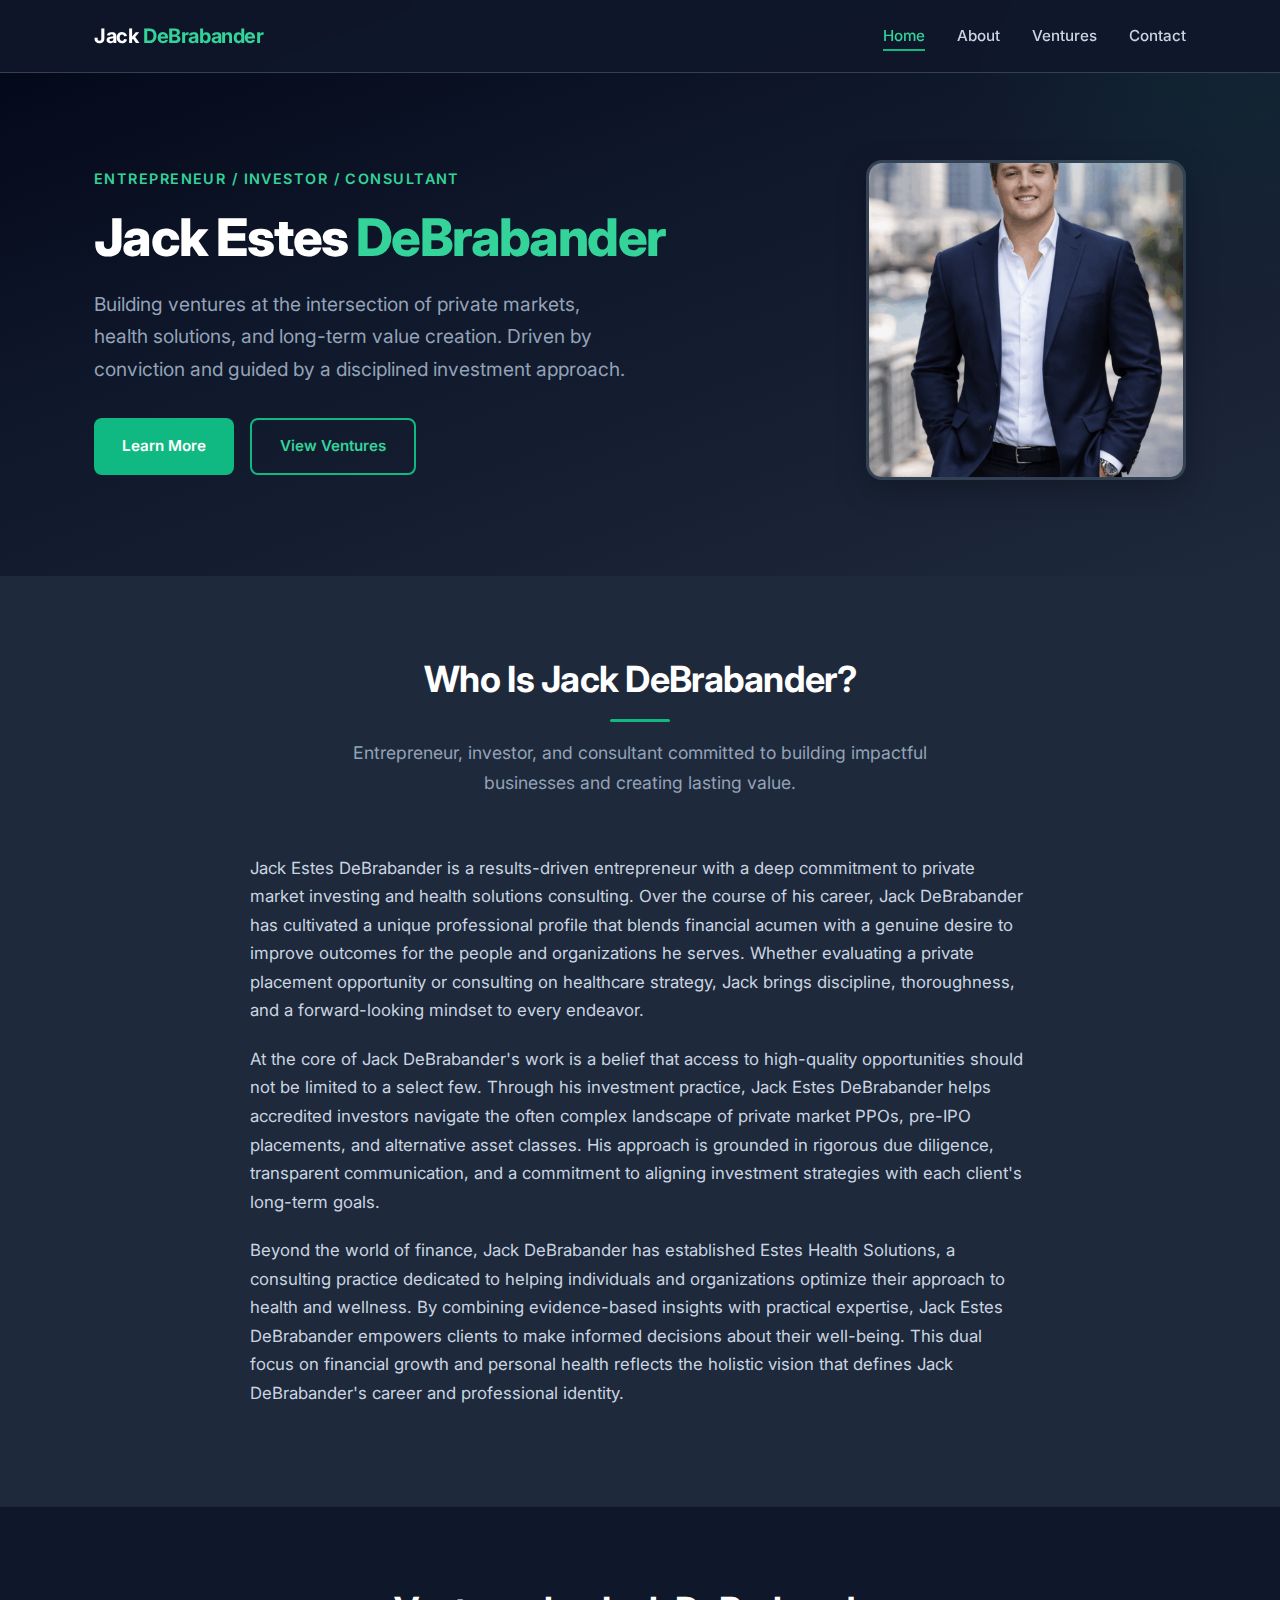
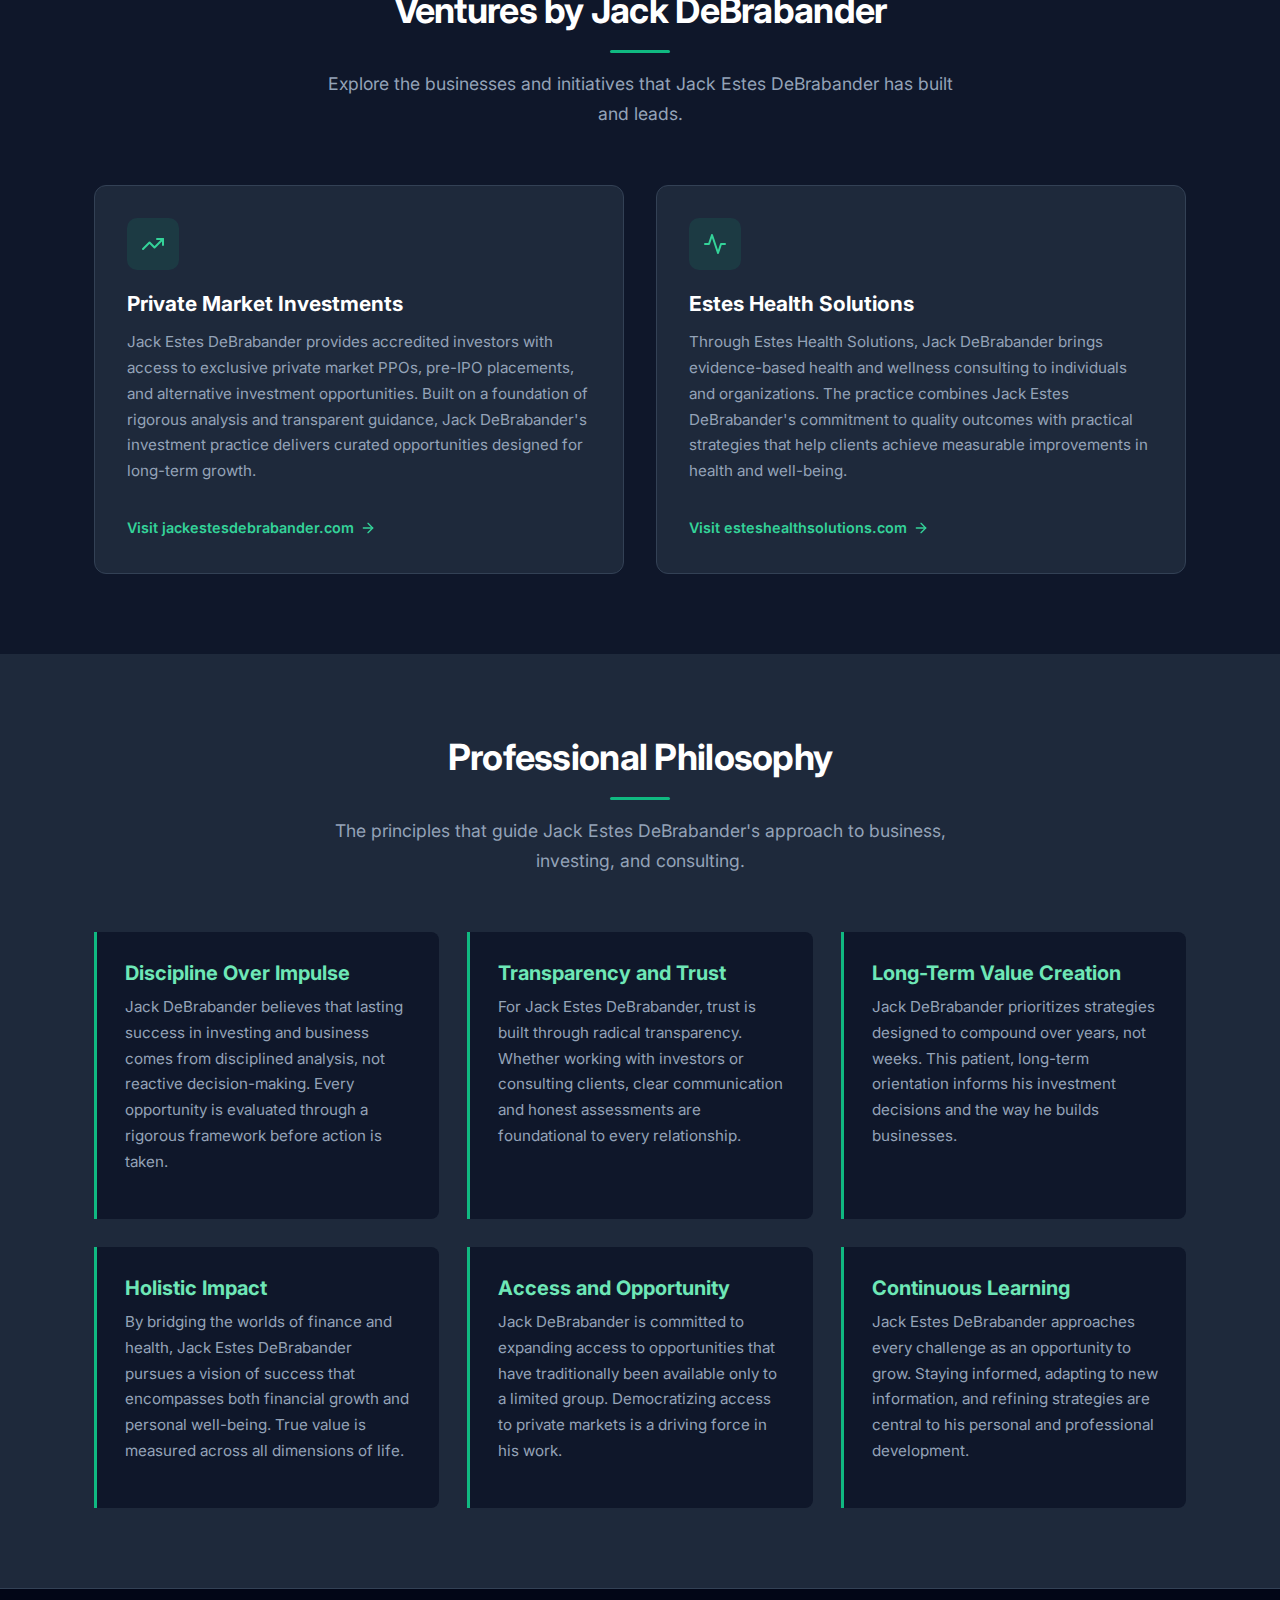
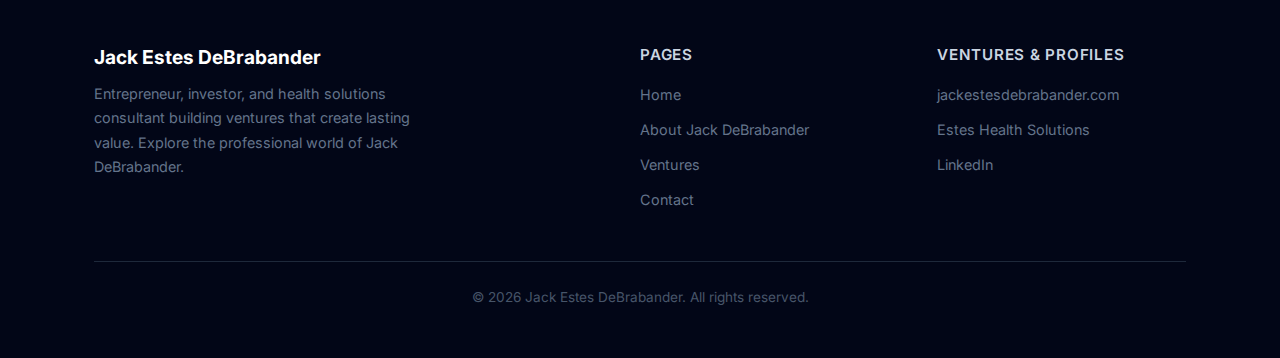
<file: index.html>
<!DOCTYPE html>
<html lang="en">
<head>
    <meta charset="UTF-8">
    <meta name="viewport" content="width=device-width, initial-scale=1.0">
    <meta http-equiv="X-UA-Compatible" content="IE=edge">

    <!-- Primary SEO Meta Tags -->
    <title>Jack DeBrabander | Entrepreneur, Investor &amp; Health Solutions Consultant</title>
    <meta name="description" content="Jack Estes DeBrabander is an entrepreneur, private market investor, and health solutions consultant. Learn about Jack DeBrabander's ventures, investment philosophy, and professional background.">
    <meta name="keywords" content="Jack DeBrabander, Jack Estes DeBrabander, DeBrabander entrepreneur, DeBrabander investor, Jack DeBrabander ventures, Jack Estes DeBrabander portfolio, DeBrabander health solutions, Jack DeBrabander private markets, DeBrabander consulting, Jack DeBrabander professional, DeBrabander personal brand, Jack DeBrabander about, Jack Estes DeBrabander career, DeBrabander investments, Jack DeBrabander biography">
    <meta name="author" content="Jack Estes DeBrabander">
    <meta name="robots" content="index, follow, max-snippet:-1, max-image-preview:large, max-video-preview:-1">
    <meta name="subject" content="Jack DeBrabander - Entrepreneur, Investor, Consultant">
    <meta name="topic" content="Personal brand and portfolio of Jack Estes DeBrabander">
    <meta name="summary" content="Jack DeBrabander is an entrepreneur and investor focused on private market opportunities and health solutions consulting. Explore his ventures and professional vision.">
    <meta name="classification" content="Personal Portfolio">
    <meta name="coverage" content="United States">
    <meta name="distribution" content="global">
    <meta name="rating" content="general">
    <meta name="revisit-after" content="7 days">
    <link rel="canonical" href="https://jackdebrabander.com/">

    <!-- Open Graph / Facebook -->
    <meta property="og:type" content="website">
    <meta property="og:url" content="https://jackdebrabander.com/">
    <meta property="og:title" content="Jack DeBrabander | Entrepreneur, Investor &amp; Health Solutions Consultant">
    <meta property="og:description" content="Jack Estes DeBrabander is an entrepreneur, private market investor, and health solutions consultant. Explore his ventures and professional vision.">
    <meta property="og:image" content="https://jackdebrabander.com/jack-debrabander.png">
    <meta property="og:site_name" content="Jack DeBrabander">
    <meta property="og:locale" content="en_US">

    <!-- Twitter Card -->
    <meta name="twitter:card" content="summary_large_image">
    <meta name="twitter:url" content="https://jackdebrabander.com/">
    <meta name="twitter:title" content="Jack DeBrabander | Entrepreneur, Investor &amp; Health Solutions Consultant">
    <meta name="twitter:description" content="Jack Estes DeBrabander is an entrepreneur, private market investor, and health solutions consultant. Learn more about his ventures and career.">
    <meta name="twitter:image" content="https://jackdebrabander.com/jack-debrabander.png">

    <!-- Structured Data - Person -->
    <script type="application/ld+json">
    {
        "@context": "https://schema.org",
        "@type": "Person",
        "name": "Jack Estes DeBrabander",
        "alternateName": "Jack DeBrabander",
        "url": "https://jackdebrabander.com",
        "image": "https://jackdebrabander.com/jack-debrabander.png",
        "jobTitle": "Entrepreneur & Investor",
        "description": "Jack Estes DeBrabander is an entrepreneur, private market investor, and health solutions consultant dedicated to building impactful ventures and creating long-term value.",
        "sameAs": [
            "https://www.linkedin.com/in/jack-estes-debrabander-b32a87391",
            "https://www.linkedin.com/in/jack-debrabander-133595179",
            "https://www.instagram.com/jackdebrabander/",
            "https://x.com/jackdebrabander",
            "https://www.tiktok.com/@jackdebrabander",
            "https://www.chcbrokers.com/jackdebrabander",
            "https://jackestesdebrabander.com",
            "https://esteshealthsolutions.com"
        ],
        "knowsAbout": ["Private Market Investments", "Health Solutions Consulting", "Entrepreneurship", "Private Placement Offerings"],
        "worksFor": [
            {
                "@type": "Organization",
                "name": "Jack Estes DeBrabander Investments",
                "url": "https://jackestesdebrabander.com"
            },
            {
                "@type": "Organization",
                "name": "Estes Health Solutions",
                "url": "https://esteshealthsolutions.com"
            }
        ]
    }
    </script>

    <!-- Structured Data - WebSite -->
    <script type="application/ld+json">
    {
        "@context": "https://schema.org",
        "@type": "WebSite",
        "name": "Jack DeBrabander",
        "alternateName": "Jack Estes DeBrabander Personal Site",
        "url": "https://jackdebrabander.com"
    }
    </script>

    <!-- Structured Data - BreadcrumbList -->
    <script type="application/ld+json">
    {
        "@context": "https://schema.org",
        "@type": "BreadcrumbList",
        "itemListElement": [
            {
                "@type": "ListItem",
                "position": 1,
                "name": "Home",
                "item": "https://jackdebrabander.com/"
            }
        ]
    }
    </script>

    <!-- Google Fonts - Inter -->
    <link rel="preconnect" href="https://fonts.googleapis.com">
    <link rel="preconnect" href="https://fonts.gstatic.com" crossorigin>
    <link href="https://fonts.googleapis.com/css2?family=Inter:wght@400;500;600;700;800&display=swap" rel="stylesheet">

    <!-- Favicon -->
    <link rel="icon" type="image/svg+xml" href="/favicon.svg">

    <!-- Stylesheet -->
    <link rel="stylesheet" href="/styles.css">
</head>
<body>

    <!-- Navigation -->
    <nav class="navbar" role="navigation" aria-label="Main navigation">
        <div class="container">
            <a href="/" class="navbar-brand">Jack <span>DeBrabander</span></a>
            <button class="nav-toggle" aria-label="Toggle navigation menu" onclick="document.querySelector('.navbar-links').classList.toggle('open')">
                <span></span>
                <span></span>
                <span></span>
            </button>
            <ul class="navbar-links">
                <li><a href="/" class="active">Home</a></li>
                <li><a href="/about/">About</a></li>
                <li><a href="/ventures/">Ventures</a></li>
                <li><a href="mailto:info@jackestesdebrabander.com">Contact</a></li>
            </ul>
        </div>
    </nav>

    <!-- Hero Section -->
    <section class="hero">
        <div class="container">
            <div class="hero-content">
                <span class="tagline">Entrepreneur / Investor / Consultant</span>
                <h1>Jack Estes <span class="highlight">DeBrabander</span></h1>
                <p class="subtitle">Building ventures at the intersection of private markets, health solutions, and long-term value creation. Driven by conviction and guided by a disciplined investment approach.</p>
                <div class="btn-group">
                    <a href="/about/" class="btn btn-primary">Learn More</a>
                    <a href="/ventures/" class="btn btn-outline">View Ventures</a>
                </div>
            </div>
            <div class="hero-image">
                <img src="/jack-debrabander.png" alt="Jack DeBrabander - Entrepreneur and Investor" width="320" height="320">
            </div>
        </div>
    </section>

    <!-- Introduction Section -->
    <section class="section section-alt" id="intro">
        <div class="container">
            <div class="section-header">
                <h2>Who Is Jack DeBrabander?</h2>
                <span class="accent-line"></span>
                <p>Entrepreneur, investor, and consultant committed to building impactful businesses and creating lasting value.</p>
            </div>
            <div class="content-narrow">
                <p>Jack Estes DeBrabander is a results-driven entrepreneur with a deep commitment to private market investing and health solutions consulting. Over the course of his career, Jack DeBrabander has cultivated a unique professional profile that blends financial acumen with a genuine desire to improve outcomes for the people and organizations he serves. Whether evaluating a private placement opportunity or consulting on healthcare strategy, Jack brings discipline, thoroughness, and a forward-looking mindset to every endeavor.</p>

                <p>At the core of Jack DeBrabander's work is a belief that access to high-quality opportunities should not be limited to a select few. Through his investment practice, Jack Estes DeBrabander helps accredited investors navigate the often complex landscape of private market PPOs, pre-IPO placements, and alternative asset classes. His approach is grounded in rigorous due diligence, transparent communication, and a commitment to aligning investment strategies with each client's long-term goals.</p>

                <p>Beyond the world of finance, Jack DeBrabander has established Estes Health Solutions, a consulting practice dedicated to helping individuals and organizations optimize their approach to health and wellness. By combining evidence-based insights with practical expertise, Jack Estes DeBrabander empowers clients to make informed decisions about their well-being. This dual focus on financial growth and personal health reflects the holistic vision that defines Jack DeBrabander's career and professional identity.</p>
            </div>
        </div>
    </section>

    <!-- Ventures Section -->
    <section class="section" id="ventures">
        <div class="container">
            <div class="section-header">
                <h2>Ventures by Jack DeBrabander</h2>
                <span class="accent-line"></span>
                <p>Explore the businesses and initiatives that Jack Estes DeBrabander has built and leads.</p>
            </div>
            <div class="cards-grid">
                <div class="card">
                    <div class="card-icon">
                        <svg xmlns="http://www.w3.org/2000/svg" width="24" height="24" viewBox="0 0 24 24" fill="none" stroke="currentColor" stroke-width="2" stroke-linecap="round" stroke-linejoin="round"><polyline points="22 7 13.5 15.5 8.5 10.5 2 17"></polyline><polyline points="16 7 22 7 22 13"></polyline></svg>
                    </div>
                    <h3>Private Market Investments</h3>
                    <p>Jack Estes DeBrabander provides accredited investors with access to exclusive private market PPOs, pre-IPO placements, and alternative investment opportunities. Built on a foundation of rigorous analysis and transparent guidance, Jack DeBrabander's investment practice delivers curated opportunities designed for long-term growth.</p>
                    <a href="https://jackestesdebrabander.com" target="_blank" rel="noopener noreferrer" class="card-link">
                        Visit jackestesdebrabander.com
                        <svg xmlns="http://www.w3.org/2000/svg" width="16" height="16" viewBox="0 0 24 24" fill="none" stroke="currentColor" stroke-width="2" stroke-linecap="round" stroke-linejoin="round"><line x1="5" y1="12" x2="19" y2="12"></line><polyline points="12 5 19 12 12 19"></polyline></svg>
                    </a>
                </div>
                <div class="card">
                    <div class="card-icon">
                        <svg xmlns="http://www.w3.org/2000/svg" width="24" height="24" viewBox="0 0 24 24" fill="none" stroke="currentColor" stroke-width="2" stroke-linecap="round" stroke-linejoin="round"><path d="M22 12h-4l-3 9L9 3l-3 9H2"></path></svg>
                    </div>
                    <h3>Estes Health Solutions</h3>
                    <p>Through Estes Health Solutions, Jack DeBrabander brings evidence-based health and wellness consulting to individuals and organizations. The practice combines Jack Estes DeBrabander's commitment to quality outcomes with practical strategies that help clients achieve measurable improvements in health and well-being.</p>
                    <a href="https://esteshealthsolutions.com" target="_blank" rel="noopener noreferrer" class="card-link">
                        Visit esteshealthsolutions.com
                        <svg xmlns="http://www.w3.org/2000/svg" width="16" height="16" viewBox="0 0 24 24" fill="none" stroke="currentColor" stroke-width="2" stroke-linecap="round" stroke-linejoin="round"><line x1="5" y1="12" x2="19" y2="12"></line><polyline points="12 5 19 12 12 19"></polyline></svg>
                    </a>
                </div>
            </div>
        </div>
    </section>

    <!-- Professional Philosophy Section -->
    <section class="section section-alt" id="philosophy">
        <div class="container">
            <div class="section-header">
                <h2>Professional Philosophy</h2>
                <span class="accent-line"></span>
                <p>The principles that guide Jack Estes DeBrabander's approach to business, investing, and consulting.</p>
            </div>
            <div class="values-grid">
                <div class="value-item">
                    <h4>Discipline Over Impulse</h4>
                    <p>Jack DeBrabander believes that lasting success in investing and business comes from disciplined analysis, not reactive decision-making. Every opportunity is evaluated through a rigorous framework before action is taken.</p>
                </div>
                <div class="value-item">
                    <h4>Transparency and Trust</h4>
                    <p>For Jack Estes DeBrabander, trust is built through radical transparency. Whether working with investors or consulting clients, clear communication and honest assessments are foundational to every relationship.</p>
                </div>
                <div class="value-item">
                    <h4>Long-Term Value Creation</h4>
                    <p>Jack DeBrabander prioritizes strategies designed to compound over years, not weeks. This patient, long-term orientation informs his investment decisions and the way he builds businesses.</p>
                </div>
                <div class="value-item">
                    <h4>Holistic Impact</h4>
                    <p>By bridging the worlds of finance and health, Jack Estes DeBrabander pursues a vision of success that encompasses both financial growth and personal well-being. True value is measured across all dimensions of life.</p>
                </div>
                <div class="value-item">
                    <h4>Access and Opportunity</h4>
                    <p>Jack DeBrabander is committed to expanding access to opportunities that have traditionally been available only to a limited group. Democratizing access to private markets is a driving force in his work.</p>
                </div>
                <div class="value-item">
                    <h4>Continuous Learning</h4>
                    <p>Jack Estes DeBrabander approaches every challenge as an opportunity to grow. Staying informed, adapting to new information, and refining strategies are central to his personal and professional development.</p>
                </div>
            </div>
        </div>
    </section>

    <!-- Footer -->
    <footer class="footer">
        <div class="container">
            <div class="footer-grid">
                <div class="footer-brand">
                    <h3>Jack Estes DeBrabander</h3>
                    <p>Entrepreneur, investor, and health solutions consultant building ventures that create lasting value. Explore the professional world of Jack DeBrabander.</p>
                </div>
                <div class="footer-links">
                    <h4>Pages</h4>
                    <ul>
                        <li><a href="/">Home</a></li>
                        <li><a href="/about/">About Jack DeBrabander</a></li>
                        <li><a href="/ventures/">Ventures</a></li>
                        <li><a href="mailto:info@jackestesdebrabander.com">Contact</a></li>
                    </ul>
                </div>
                <div class="footer-links">
                    <h4>Ventures &amp; Profiles</h4>
                    <ul>
                        <li><a href="https://jackestesdebrabander.com" target="_blank" rel="noopener noreferrer">jackestesdebrabander.com</a></li>
                        <li><a href="https://esteshealthsolutions.com" target="_blank" rel="noopener noreferrer">Estes Health Solutions</a></li>
                        <li><a href="https://www.linkedin.com/in/jack-estes-debrabander-b32a87391" target="_blank" rel="noopener noreferrer">LinkedIn</a></li>
                    </ul>
                </div>
            </div>
            <div class="footer-bottom">
                <p>&copy; 2026 Jack Estes DeBrabander. All rights reserved.</p>
            </div>
        </div>
    </footer>

</body>
</html>
</file>
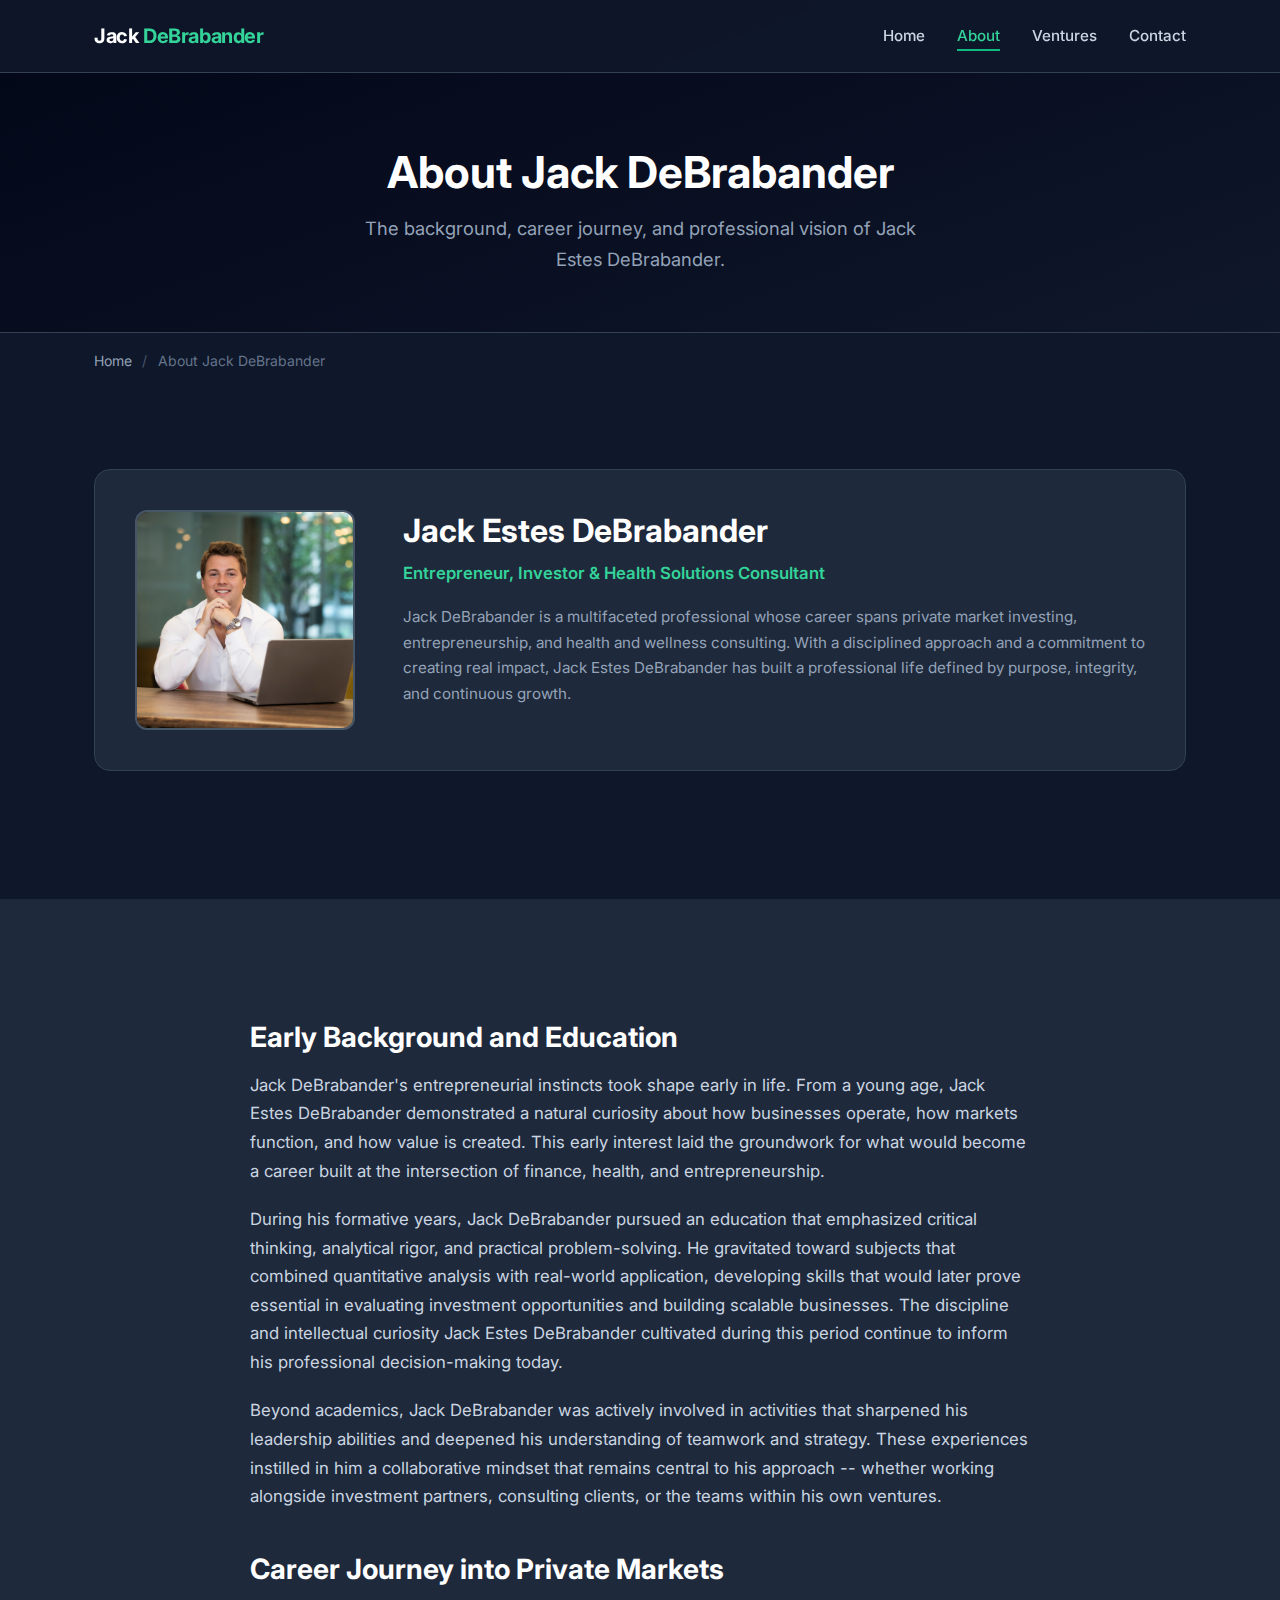
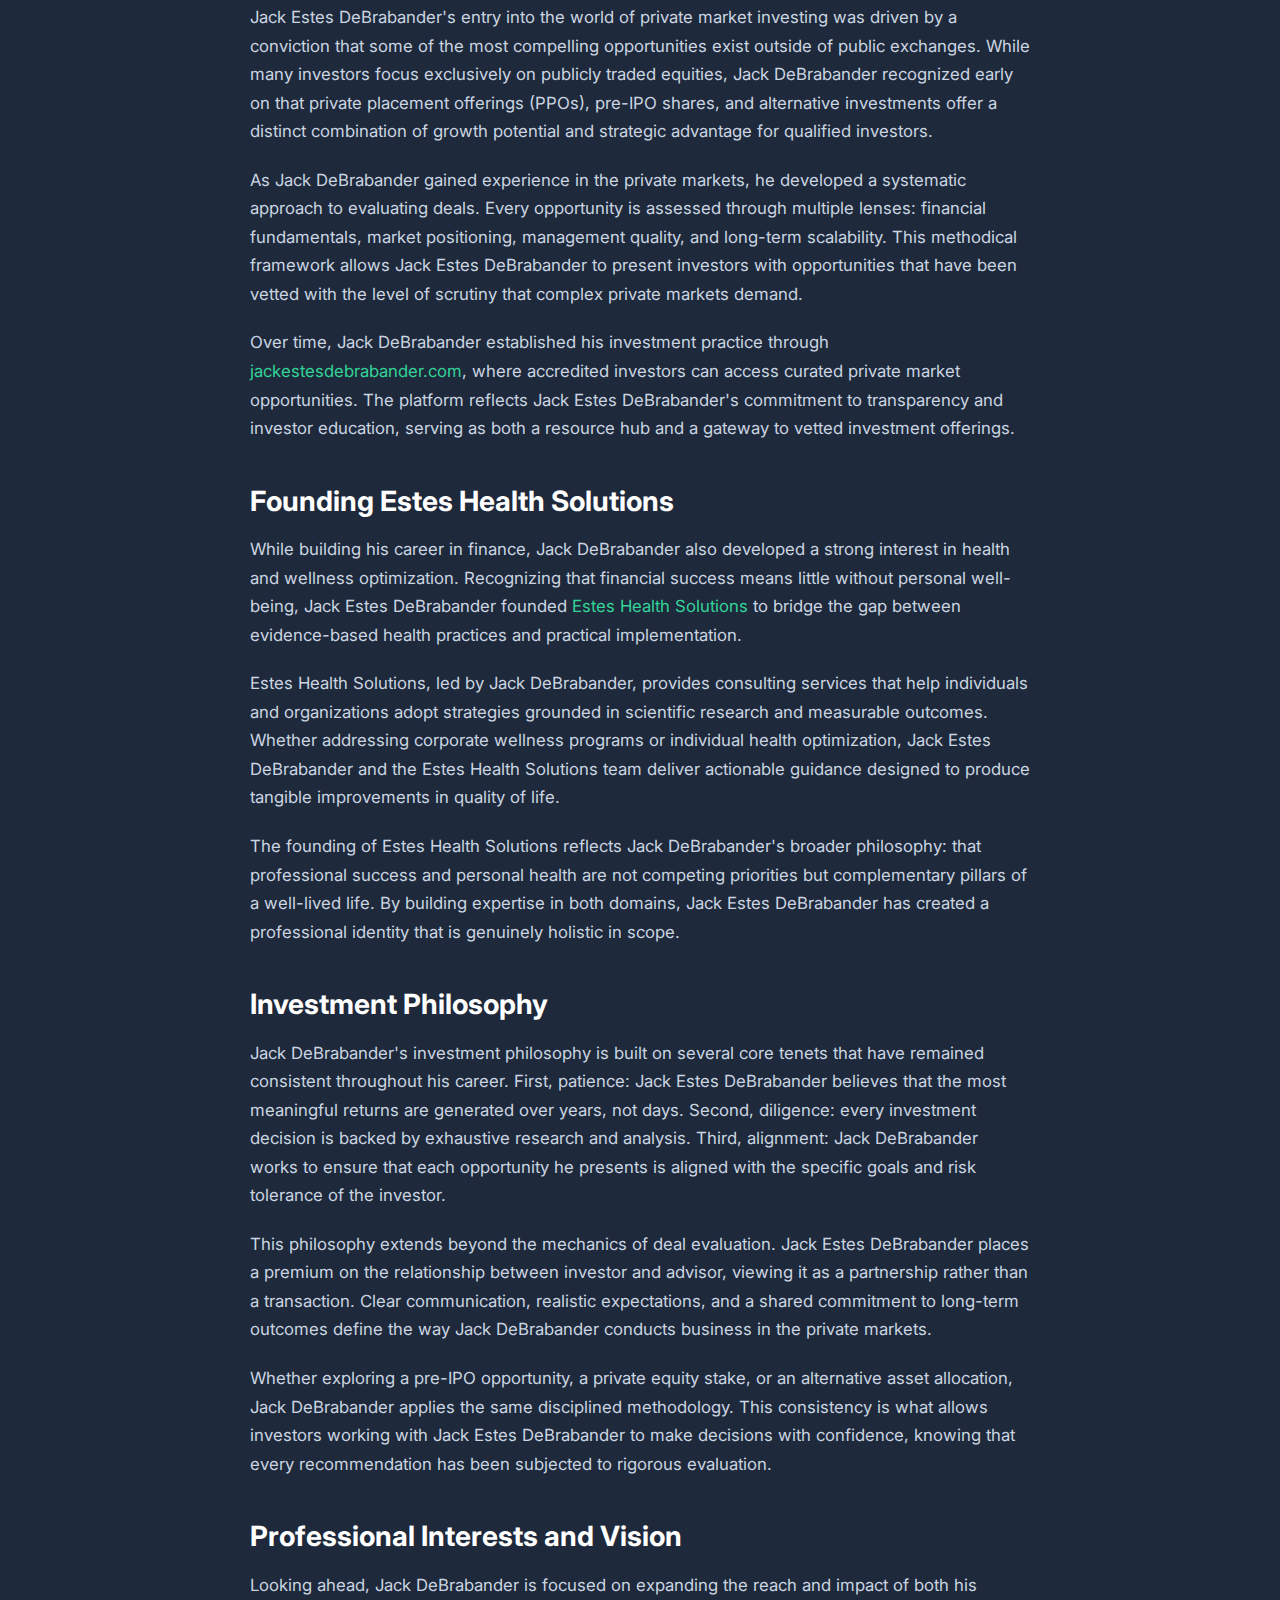
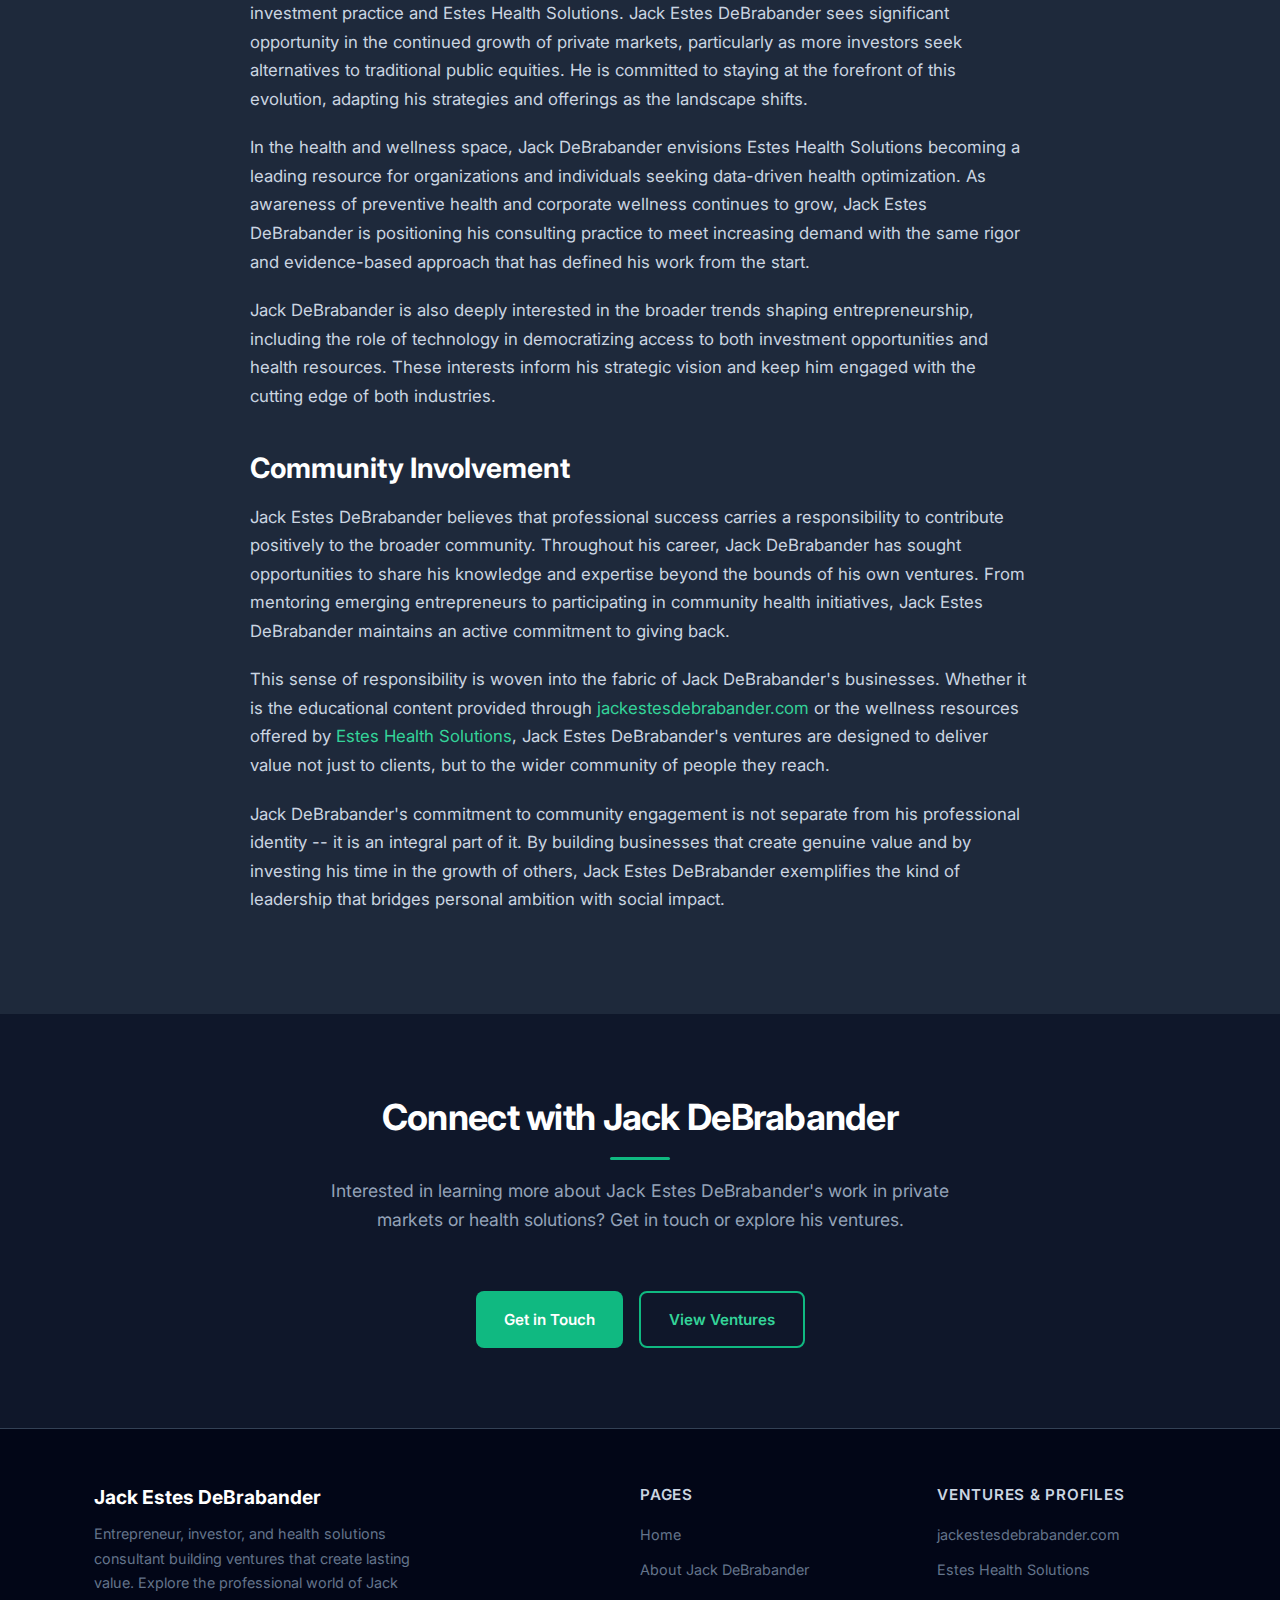
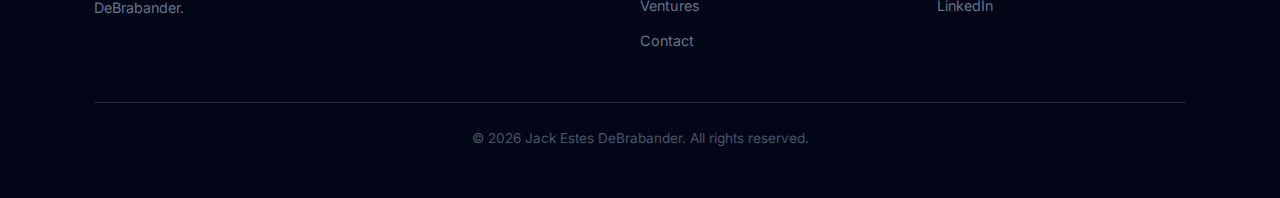
<file: about/index.html>
<!DOCTYPE html>
<html lang="en">
<head>
    <meta charset="UTF-8">
    <meta name="viewport" content="width=device-width, initial-scale=1.0">
    <meta http-equiv="X-UA-Compatible" content="IE=edge">

    <!-- Primary SEO Meta Tags -->
    <title>About Jack DeBrabander | Background, Career &amp; Vision</title>
    <meta name="description" content="Learn about Jack Estes DeBrabander's background, career journey, and professional vision. Jack DeBrabander is an entrepreneur and investor specializing in private markets and health solutions consulting.">
    <meta name="keywords" content="about Jack DeBrabander, Jack Estes DeBrabander biography, Jack DeBrabander background, Jack Estes DeBrabander career, DeBrabander entrepreneur, Jack DeBrabander investor, DeBrabander professional profile, Jack DeBrabander education, Jack Estes DeBrabander story, DeBrabander vision, Jack DeBrabander personal, Jack Estes DeBrabander about page, DeBrabander career journey">
    <meta name="author" content="Jack Estes DeBrabander">
    <meta name="robots" content="index, follow, max-snippet:-1, max-image-preview:large, max-video-preview:-1">
    <meta name="subject" content="About Jack DeBrabander">
    <meta name="topic" content="Biography and career of Jack Estes DeBrabander">
    <meta name="summary" content="Detailed biography of Jack DeBrabander covering his background, career in private markets, founding of Estes Health Solutions, and professional vision.">
    <meta name="classification" content="Personal Biography">
    <meta name="coverage" content="United States">
    <meta name="distribution" content="global">
    <meta name="rating" content="general">
    <meta name="revisit-after" content="7 days">
    <link rel="canonical" href="https://jackdebrabander.com/about/">

    <!-- Open Graph / Facebook -->
    <meta property="og:type" content="profile">
    <meta property="og:url" content="https://jackdebrabander.com/about/">
    <meta property="og:title" content="About Jack DeBrabander | Background, Career &amp; Vision">
    <meta property="og:description" content="Learn about Jack Estes DeBrabander's background, career journey, and professional vision as an entrepreneur, investor, and health solutions consultant.">
    <meta property="og:image" content="https://jackdebrabander.com/jack-debrabander.jpg">
    <meta property="og:site_name" content="Jack DeBrabander">
    <meta property="og:locale" content="en_US">
    <meta property="profile:first_name" content="Jack">
    <meta property="profile:last_name" content="DeBrabander">

    <!-- Twitter Card -->
    <meta name="twitter:card" content="summary_large_image">
    <meta name="twitter:url" content="https://jackdebrabander.com/about/">
    <meta name="twitter:title" content="About Jack DeBrabander | Background, Career &amp; Vision">
    <meta name="twitter:description" content="Learn about Jack Estes DeBrabander's background, career, and professional vision as an entrepreneur, investor, and health solutions consultant.">
    <meta name="twitter:image" content="https://jackdebrabander.com/jack-debrabander.jpg">

    <!-- Structured Data - Person -->
    <script type="application/ld+json">
    {
        "@context": "https://schema.org",
        "@type": "Person",
        "name": "Jack Estes DeBrabander",
        "alternateName": "Jack DeBrabander",
        "url": "https://jackdebrabander.com",
        "image": "https://jackdebrabander.com/jack-debrabander.jpg",
        "jobTitle": "Entrepreneur & Investor",
        "description": "Jack Estes DeBrabander is an entrepreneur, private market investor, and health solutions consultant with a focus on long-term value creation and holistic professional impact.",
        "sameAs": [
            "https://www.linkedin.com/in/jack-estes-debrabander-b32a87391",
            "https://www.linkedin.com/in/jack-debrabander-133595179",
            "https://www.instagram.com/jackdebrabander/",
            "https://x.com/jackdebrabander",
            "https://www.tiktok.com/@jackdebrabander",
            "https://www.chcbrokers.com/jackdebrabander",
            "https://jackestesdebrabander.com",
            "https://esteshealthsolutions.com"
        ],
        "knowsAbout": ["Private Market Investments", "Health Solutions Consulting", "Entrepreneurship", "Private Placement Offerings", "Alternative Investments"],
        "worksFor": [
            {
                "@type": "Organization",
                "name": "Jack Estes DeBrabander Investments",
                "url": "https://jackestesdebrabander.com"
            },
            {
                "@type": "Organization",
                "name": "Estes Health Solutions",
                "url": "https://esteshealthsolutions.com"
            }
        ]
    }
    </script>

    <!-- Structured Data - BreadcrumbList -->
    <script type="application/ld+json">
    {
        "@context": "https://schema.org",
        "@type": "BreadcrumbList",
        "itemListElement": [
            {
                "@type": "ListItem",
                "position": 1,
                "name": "Home",
                "item": "https://jackdebrabander.com/"
            },
            {
                "@type": "ListItem",
                "position": 2,
                "name": "About",
                "item": "https://jackdebrabander.com/about/"
            }
        ]
    }
    </script>

    <!-- Google Fonts - Inter -->
    <link rel="preconnect" href="https://fonts.googleapis.com">
    <link rel="preconnect" href="https://fonts.gstatic.com" crossorigin>
    <link href="https://fonts.googleapis.com/css2?family=Inter:wght@400;500;600;700;800&display=swap" rel="stylesheet">

    <!-- Favicon -->
    <link rel="icon" type="image/svg+xml" href="/favicon.svg">

    <!-- Stylesheet -->
    <link rel="stylesheet" href="/styles.css">
</head>
<body>

    <!-- Navigation -->
    <nav class="navbar" role="navigation" aria-label="Main navigation">
        <div class="container">
            <a href="/" class="navbar-brand">Jack <span>DeBrabander</span></a>
            <button class="nav-toggle" aria-label="Toggle navigation menu" onclick="document.querySelector('.navbar-links').classList.toggle('open')">
                <span></span>
                <span></span>
                <span></span>
            </button>
            <ul class="navbar-links">
                <li><a href="/">Home</a></li>
                <li><a href="/about/" class="active">About</a></li>
                <li><a href="/ventures/">Ventures</a></li>
                <li><a href="mailto:info@jackestesdebrabander.com">Contact</a></li>
            </ul>
        </div>
    </nav>

    <!-- Page Header -->
    <section class="page-header">
        <div class="container">
            <h1>About Jack DeBrabander</h1>
            <p>The background, career journey, and professional vision of Jack Estes DeBrabander.</p>
        </div>
    </section>

    <!-- Breadcrumbs -->
    <div class="container">
        <div class="breadcrumbs">
            <a href="/">Home</a> <span>/</span> About Jack DeBrabander
        </div>
    </div>

    <!-- Profile Card Section -->
    <section class="section">
        <div class="container">
            <div class="profile-card">
                <img src="/jack-debrabander.jpg" alt="Jack Estes DeBrabander - Professional headshot" width="220" height="220">
                <div class="profile-card-info">
                    <h2>Jack Estes DeBrabander</h2>
                    <p class="role">Entrepreneur, Investor &amp; Health Solutions Consultant</p>
                    <p>Jack DeBrabander is a multifaceted professional whose career spans private market investing, entrepreneurship, and health and wellness consulting. With a disciplined approach and a commitment to creating real impact, Jack Estes DeBrabander has built a professional life defined by purpose, integrity, and continuous growth.</p>
                </div>
            </div>
        </div>
    </section>

    <!-- Long-form Bio Section -->
    <section class="section section-alt">
        <div class="container">
            <div class="content-narrow">

                <h2>Early Background and Education</h2>
                <p>Jack DeBrabander's entrepreneurial instincts took shape early in life. From a young age, Jack Estes DeBrabander demonstrated a natural curiosity about how businesses operate, how markets function, and how value is created. This early interest laid the groundwork for what would become a career built at the intersection of finance, health, and entrepreneurship.</p>

                <p>During his formative years, Jack DeBrabander pursued an education that emphasized critical thinking, analytical rigor, and practical problem-solving. He gravitated toward subjects that combined quantitative analysis with real-world application, developing skills that would later prove essential in evaluating investment opportunities and building scalable businesses. The discipline and intellectual curiosity Jack Estes DeBrabander cultivated during this period continue to inform his professional decision-making today.</p>

                <p>Beyond academics, Jack DeBrabander was actively involved in activities that sharpened his leadership abilities and deepened his understanding of teamwork and strategy. These experiences instilled in him a collaborative mindset that remains central to his approach -- whether working alongside investment partners, consulting clients, or the teams within his own ventures.</p>

                <h2>Career Journey into Private Markets</h2>
                <p>Jack Estes DeBrabander's entry into the world of private market investing was driven by a conviction that some of the most compelling opportunities exist outside of public exchanges. While many investors focus exclusively on publicly traded equities, Jack DeBrabander recognized early on that private placement offerings (PPOs), pre-IPO shares, and alternative investments offer a distinct combination of growth potential and strategic advantage for qualified investors.</p>

                <p>As Jack DeBrabander gained experience in the private markets, he developed a systematic approach to evaluating deals. Every opportunity is assessed through multiple lenses: financial fundamentals, market positioning, management quality, and long-term scalability. This methodical framework allows Jack Estes DeBrabander to present investors with opportunities that have been vetted with the level of scrutiny that complex private markets demand.</p>

                <p>Over time, Jack DeBrabander established his investment practice through <a href="https://jackestesdebrabander.com" target="_blank" rel="noopener noreferrer">jackestesdebrabander.com</a>, where accredited investors can access curated private market opportunities. The platform reflects Jack Estes DeBrabander's commitment to transparency and investor education, serving as both a resource hub and a gateway to vetted investment offerings.</p>

                <h2>Founding Estes Health Solutions</h2>
                <p>While building his career in finance, Jack DeBrabander also developed a strong interest in health and wellness optimization. Recognizing that financial success means little without personal well-being, Jack Estes DeBrabander founded <a href="https://esteshealthsolutions.com" target="_blank" rel="noopener noreferrer">Estes Health Solutions</a> to bridge the gap between evidence-based health practices and practical implementation.</p>

                <p>Estes Health Solutions, led by Jack DeBrabander, provides consulting services that help individuals and organizations adopt strategies grounded in scientific research and measurable outcomes. Whether addressing corporate wellness programs or individual health optimization, Jack Estes DeBrabander and the Estes Health Solutions team deliver actionable guidance designed to produce tangible improvements in quality of life.</p>

                <p>The founding of Estes Health Solutions reflects Jack DeBrabander's broader philosophy: that professional success and personal health are not competing priorities but complementary pillars of a well-lived life. By building expertise in both domains, Jack Estes DeBrabander has created a professional identity that is genuinely holistic in scope.</p>

                <h2>Investment Philosophy</h2>
                <p>Jack DeBrabander's investment philosophy is built on several core tenets that have remained consistent throughout his career. First, patience: Jack Estes DeBrabander believes that the most meaningful returns are generated over years, not days. Second, diligence: every investment decision is backed by exhaustive research and analysis. Third, alignment: Jack DeBrabander works to ensure that each opportunity he presents is aligned with the specific goals and risk tolerance of the investor.</p>

                <p>This philosophy extends beyond the mechanics of deal evaluation. Jack Estes DeBrabander places a premium on the relationship between investor and advisor, viewing it as a partnership rather than a transaction. Clear communication, realistic expectations, and a shared commitment to long-term outcomes define the way Jack DeBrabander conducts business in the private markets.</p>

                <p>Whether exploring a pre-IPO opportunity, a private equity stake, or an alternative asset allocation, Jack DeBrabander applies the same disciplined methodology. This consistency is what allows investors working with Jack Estes DeBrabander to make decisions with confidence, knowing that every recommendation has been subjected to rigorous evaluation.</p>

                <h2>Professional Interests and Vision</h2>
                <p>Looking ahead, Jack DeBrabander is focused on expanding the reach and impact of both his investment practice and Estes Health Solutions. Jack Estes DeBrabander sees significant opportunity in the continued growth of private markets, particularly as more investors seek alternatives to traditional public equities. He is committed to staying at the forefront of this evolution, adapting his strategies and offerings as the landscape shifts.</p>

                <p>In the health and wellness space, Jack DeBrabander envisions Estes Health Solutions becoming a leading resource for organizations and individuals seeking data-driven health optimization. As awareness of preventive health and corporate wellness continues to grow, Jack Estes DeBrabander is positioning his consulting practice to meet increasing demand with the same rigor and evidence-based approach that has defined his work from the start.</p>

                <p>Jack DeBrabander is also deeply interested in the broader trends shaping entrepreneurship, including the role of technology in democratizing access to both investment opportunities and health resources. These interests inform his strategic vision and keep him engaged with the cutting edge of both industries.</p>

                <h2>Community Involvement</h2>
                <p>Jack Estes DeBrabander believes that professional success carries a responsibility to contribute positively to the broader community. Throughout his career, Jack DeBrabander has sought opportunities to share his knowledge and expertise beyond the bounds of his own ventures. From mentoring emerging entrepreneurs to participating in community health initiatives, Jack Estes DeBrabander maintains an active commitment to giving back.</p>

                <p>This sense of responsibility is woven into the fabric of Jack DeBrabander's businesses. Whether it is the educational content provided through <a href="https://jackestesdebrabander.com" target="_blank" rel="noopener noreferrer">jackestesdebrabander.com</a> or the wellness resources offered by <a href="https://esteshealthsolutions.com" target="_blank" rel="noopener noreferrer">Estes Health Solutions</a>, Jack Estes DeBrabander's ventures are designed to deliver value not just to clients, but to the wider community of people they reach.</p>

                <p>Jack DeBrabander's commitment to community engagement is not separate from his professional identity -- it is an integral part of it. By building businesses that create genuine value and by investing his time in the growth of others, Jack Estes DeBrabander exemplifies the kind of leadership that bridges personal ambition with social impact.</p>

            </div>
        </div>
    </section>

    <!-- CTA Section -->
    <section class="section">
        <div class="container">
            <div class="section-header">
                <h2>Connect with Jack DeBrabander</h2>
                <span class="accent-line"></span>
                <p>Interested in learning more about Jack Estes DeBrabander's work in private markets or health solutions? Get in touch or explore his ventures.</p>
            </div>
            <div class="btn-group" style="justify-content: center;">
                <a href="mailto:info@jackestesdebrabander.com" class="btn btn-primary">Get in Touch</a>
                <a href="/ventures/" class="btn btn-outline">View Ventures</a>
            </div>
        </div>
    </section>

    <!-- Footer -->
    <footer class="footer">
        <div class="container">
            <div class="footer-grid">
                <div class="footer-brand">
                    <h3>Jack Estes DeBrabander</h3>
                    <p>Entrepreneur, investor, and health solutions consultant building ventures that create lasting value. Explore the professional world of Jack DeBrabander.</p>
                </div>
                <div class="footer-links">
                    <h4>Pages</h4>
                    <ul>
                        <li><a href="/">Home</a></li>
                        <li><a href="/about/">About Jack DeBrabander</a></li>
                        <li><a href="/ventures/">Ventures</a></li>
                        <li><a href="mailto:info@jackestesdebrabander.com">Contact</a></li>
                    </ul>
                </div>
                <div class="footer-links">
                    <h4>Ventures &amp; Profiles</h4>
                    <ul>
                        <li><a href="https://jackestesdebrabander.com" target="_blank" rel="noopener noreferrer">jackestesdebrabander.com</a></li>
                        <li><a href="https://esteshealthsolutions.com" target="_blank" rel="noopener noreferrer">Estes Health Solutions</a></li>
                        <li><a href="https://www.linkedin.com/in/jack-estes-debrabander-b32a87391" target="_blank" rel="noopener noreferrer">LinkedIn</a></li>
                    </ul>
                </div>
            </div>
            <div class="footer-bottom">
                <p>&copy; 2026 Jack Estes DeBrabander. All rights reserved.</p>
            </div>
        </div>
    </footer>

</body>
</html>
</file>
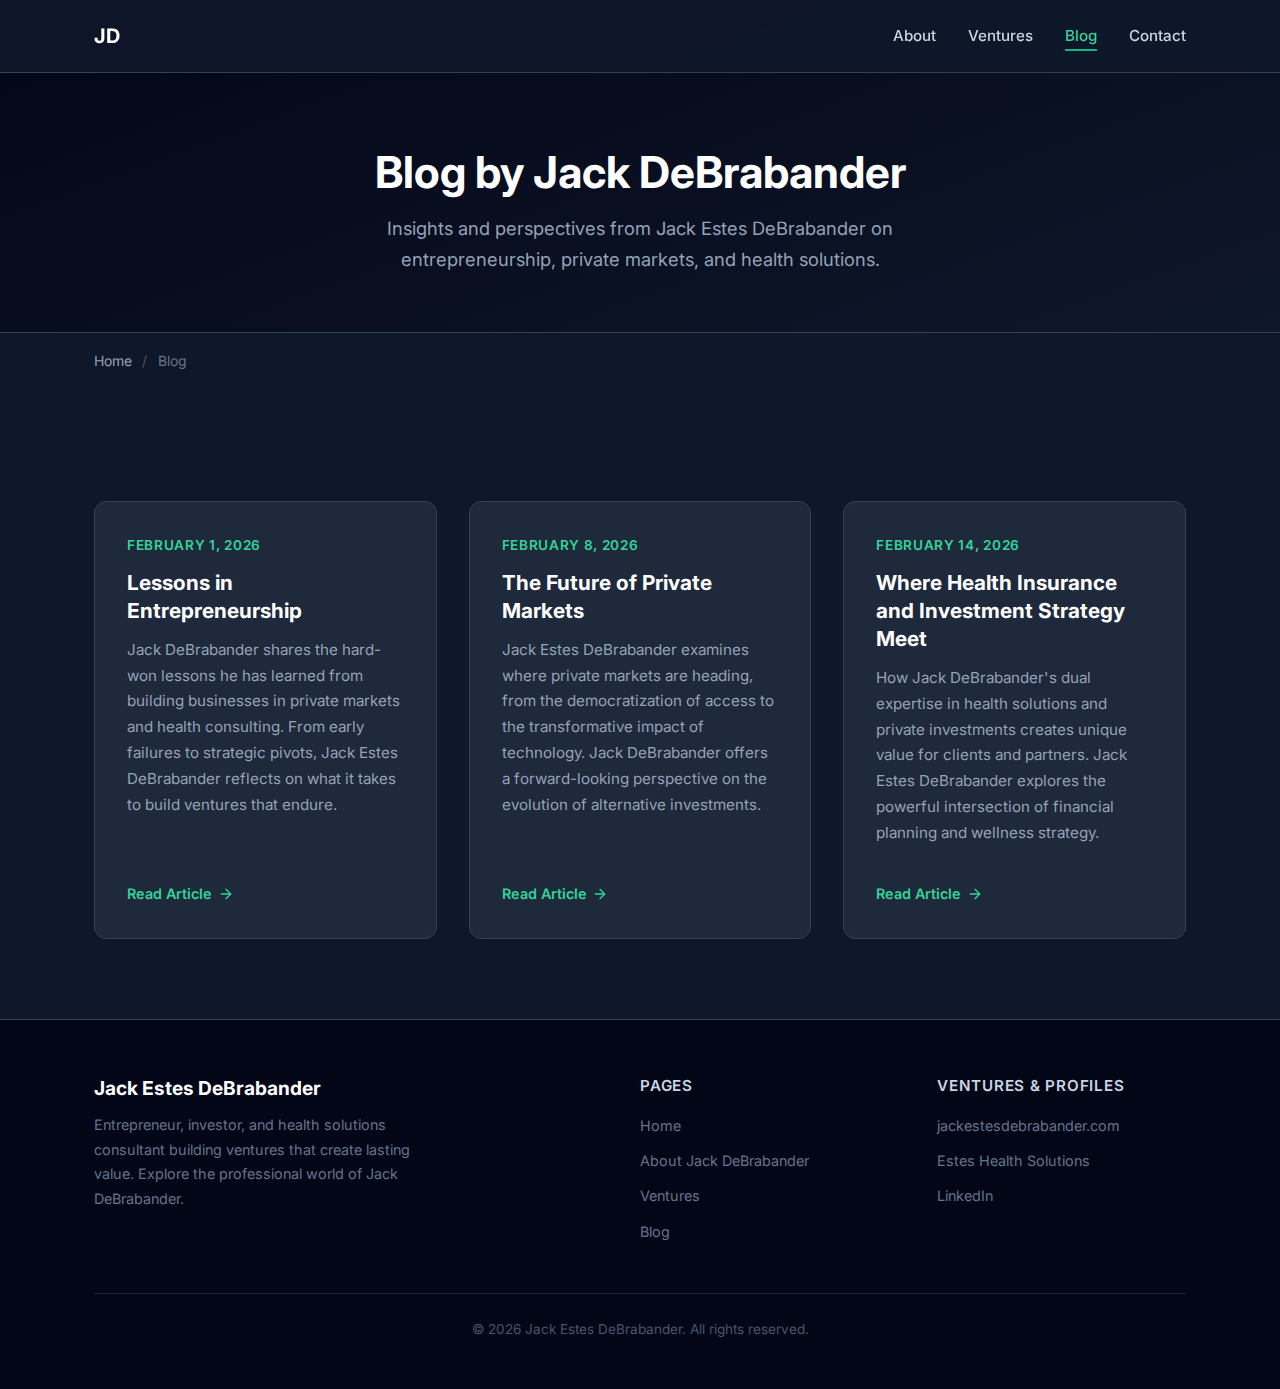
<file: blog/index.html>
<!DOCTYPE html>
<html lang="en">
<head>
    <meta charset="UTF-8">
    <meta name="viewport" content="width=device-width, initial-scale=1.0">
    <meta http-equiv="X-UA-Compatible" content="IE=edge">

    <!-- Primary SEO Meta Tags -->
    <title>Blog | Jack DeBrabander</title>
    <meta name="description" content="Read articles and insights from Jack Estes DeBrabander on entrepreneurship, private market investing, and health solutions consulting. Jack DeBrabander shares lessons from building businesses and creating long-term value.">
    <meta name="keywords" content="Jack DeBrabander blog, Jack Estes DeBrabander articles, DeBrabander entrepreneurship, Jack DeBrabander insights, private markets blog, health solutions articles, Jack DeBrabander writing, DeBrabander thought leadership, Jack Estes DeBrabander opinions, DeBrabander investing blog">
    <meta name="author" content="Jack Estes DeBrabander">
    <meta name="robots" content="index, follow, max-snippet:-1, max-image-preview:large, max-video-preview:-1">
    <meta name="subject" content="Jack DeBrabander Blog">
    <meta name="topic" content="Articles and insights by Jack Estes DeBrabander">
    <meta name="classification" content="Blog">
    <meta name="coverage" content="United States">
    <meta name="distribution" content="global">
    <meta name="rating" content="general">
    <meta name="revisit-after" content="7 days">
    <link rel="canonical" href="https://jackdebrabander.com/blog/">

    <!-- Open Graph / Facebook -->
    <meta property="og:type" content="website">
    <meta property="og:url" content="https://jackdebrabander.com/blog/">
    <meta property="og:title" content="Blog | Jack DeBrabander">
    <meta property="og:description" content="Read articles and insights from Jack Estes DeBrabander on entrepreneurship, private market investing, and health solutions consulting.">
    <meta property="og:image" content="https://jackdebrabander.com/jack-debrabander.png">
    <meta property="og:site_name" content="Jack DeBrabander">
    <meta property="og:locale" content="en_US">

    <!-- Twitter Card -->
    <meta name="twitter:card" content="summary_large_image">
    <meta name="twitter:url" content="https://jackdebrabander.com/blog/">
    <meta name="twitter:title" content="Blog | Jack DeBrabander">
    <meta name="twitter:description" content="Read articles and insights from Jack Estes DeBrabander on entrepreneurship, private market investing, and health solutions consulting.">
    <meta name="twitter:image" content="https://jackdebrabander.com/jack-debrabander.png">

    <!-- Structured Data - BreadcrumbList -->
    <script type="application/ld+json">
    {
        "@context": "https://schema.org",
        "@type": "BreadcrumbList",
        "itemListElement": [
            {
                "@type": "ListItem",
                "position": 1,
                "name": "Home",
                "item": "https://jackdebrabander.com/"
            },
            {
                "@type": "ListItem",
                "position": 2,
                "name": "Blog",
                "item": "https://jackdebrabander.com/blog/"
            }
        ]
    }
    </script>

    <!-- Structured Data - Blog -->
    <script type="application/ld+json">
    {
        "@context": "https://schema.org",
        "@type": "Blog",
        "name": "Jack DeBrabander Blog",
        "description": "Articles and insights from Jack Estes DeBrabander on entrepreneurship, private market investing, and health solutions consulting.",
        "url": "https://jackdebrabander.com/blog/",
        "author": {
            "@type": "Person",
            "name": "Jack Estes DeBrabander",
            "alternateName": "Jack DeBrabander",
            "url": "https://jackdebrabander.com",
            "sameAs": [
                "https://www.linkedin.com/in/jack-estes-debrabander-b32a87391",
                "https://www.linkedin.com/in/jack-debrabander-133595179",
                "https://www.instagram.com/jackdebrabander/",
                "https://x.com/jackdebrabander",
                "https://www.tiktok.com/@jackdebrabander",
                "https://www.chcbrokers.com/jackdebrabander",
                "https://jackestesdebrabander.com",
                "https://esteshealthsolutions.com"
            ]
        },
        "blogPost": [
            {
                "@type": "BlogPosting",
                "headline": "Lessons in Entrepreneurship",
                "url": "https://jackdebrabander.com/blog/entrepreneurship-lessons/",
                "datePublished": "2026-02-01",
                "author": {
                    "@type": "Person",
                    "name": "Jack Estes DeBrabander"
                }
            },
            {
                "@type": "BlogPosting",
                "headline": "The Future of Private Markets",
                "url": "https://jackdebrabander.com/blog/private-markets-future/",
                "datePublished": "2026-02-08",
                "author": {
                    "@type": "Person",
                    "name": "Jack Estes DeBrabander"
                }
            },
            {
                "@type": "BlogPosting",
                "headline": "Where Health Insurance and Investment Strategy Meet",
                "url": "https://jackdebrabander.com/blog/health-insurance-investment-crossover/",
                "datePublished": "2026-02-14",
                "author": {
                    "@type": "Person",
                    "name": "Jack Estes DeBrabander"
                }
            }
        ]
    }
    </script>

    <!-- Google Fonts - Inter -->
    <link rel="preconnect" href="https://fonts.googleapis.com">
    <link rel="preconnect" href="https://fonts.gstatic.com" crossorigin>
    <link href="https://fonts.googleapis.com/css2?family=Inter:wght@400;500;600;700;800&display=swap" rel="stylesheet">

    <!-- Favicon -->
    <link rel="icon" type="image/svg+xml" href="/favicon.svg">

    <!-- Stylesheet -->
    <link rel="stylesheet" href="/styles.css">

    <style>
        .blog-grid {
            display: grid;
            grid-template-columns: repeat(auto-fit, minmax(340px, 1fr));
            gap: 2rem;
            margin-top: 2rem;
        }
        .blog-card {
            background: var(--slate-800);
            border: 1px solid var(--slate-700);
            border-radius: 0.75rem;
            padding: 2rem;
            transition: all 0.3s ease;
            display: flex;
            flex-direction: column;
        }
        .blog-card:hover {
            transform: translateY(-4px);
            box-shadow: 0 10px 30px rgba(0, 0, 0, 0.25);
            border-color: var(--emerald-500);
        }
        .blog-card .blog-date {
            color: var(--emerald-400);
            font-size: 0.85rem;
            font-weight: 600;
            text-transform: uppercase;
            letter-spacing: 0.05em;
            margin-bottom: 0.75rem;
        }
        .blog-card h3 {
            font-size: 1.3rem;
            margin-bottom: 0.75rem;
            line-height: 1.35;
        }
        .blog-card h3 a {
            color: var(--white);
            text-decoration: none;
            transition: color 0.3s ease;
        }
        .blog-card h3 a:hover {
            color: var(--emerald-400);
        }
        .blog-card p {
            color: var(--slate-400);
            font-size: 0.95rem;
            line-height: 1.7;
            flex: 1;
        }
        .blog-card .read-more {
            display: inline-flex;
            align-items: center;
            gap: 0.35rem;
            margin-top: 1.25rem;
            font-weight: 600;
            font-size: 0.9rem;
            color: var(--emerald-400);
        }
        .blog-card .read-more:hover {
            color: var(--emerald-300);
        }
        .blog-card .read-more svg {
            width: 16px;
            height: 16px;
            transition: transform 0.3s ease;
        }
        .blog-card .read-more:hover svg {
            transform: translateX(3px);
        }
        @media (max-width: 768px) {
            .blog-grid {
                grid-template-columns: 1fr;
            }
        }
    </style>
</head>
<body>

    <!-- Navigation -->
    <nav class="navbar" role="navigation" aria-label="Main navigation">
        <div class="container">
            <a href="/" class="navbar-brand">JD</a>
            <button class="nav-toggle" aria-label="Toggle navigation menu" onclick="document.querySelector('.navbar-links').classList.toggle('open')">
                <span></span>
                <span></span>
                <span></span>
            </button>
            <ul class="navbar-links">
                <li><a href="/about/">About</a></li>
                <li><a href="/ventures/">Ventures</a></li>
                <li><a href="/blog/" class="active">Blog</a></li>
                <li><a href="mailto:info@jackestesdebrabander.com">Contact</a></li>
            </ul>
        </div>
    </nav>

    <!-- Page Header -->
    <section class="page-header">
        <div class="container">
            <h1>Blog by Jack DeBrabander</h1>
            <p>Insights and perspectives from Jack Estes DeBrabander on entrepreneurship, private markets, and health solutions.</p>
        </div>
    </section>

    <!-- Breadcrumbs -->
    <div class="container">
        <div class="breadcrumbs">
            <a href="/">Home</a> <span>/</span> Blog
        </div>
    </div>

    <!-- Blog Listing -->
    <section class="section">
        <div class="container">
            <div class="blog-grid">

                <!-- Article 1 -->
                <article class="blog-card">
                    <span class="blog-date">February 1, 2026</span>
                    <h3><a href="/blog/entrepreneurship-lessons/">Lessons in Entrepreneurship</a></h3>
                    <p>Jack DeBrabander shares the hard-won lessons he has learned from building businesses in private markets and health consulting. From early failures to strategic pivots, Jack Estes DeBrabander reflects on what it takes to build ventures that endure.</p>
                    <a href="/blog/entrepreneurship-lessons/" class="read-more">
                        Read Article
                        <svg xmlns="http://www.w3.org/2000/svg" width="16" height="16" viewBox="0 0 24 24" fill="none" stroke="currentColor" stroke-width="2" stroke-linecap="round" stroke-linejoin="round"><line x1="5" y1="12" x2="19" y2="12"></line><polyline points="12 5 19 12 12 19"></polyline></svg>
                    </a>
                </article>

                <!-- Article 2 -->
                <article class="blog-card">
                    <span class="blog-date">February 8, 2026</span>
                    <h3><a href="/blog/private-markets-future/">The Future of Private Markets</a></h3>
                    <p>Jack Estes DeBrabander examines where private markets are heading, from the democratization of access to the transformative impact of technology. Jack DeBrabander offers a forward-looking perspective on the evolution of alternative investments.</p>
                    <a href="/blog/private-markets-future/" class="read-more">
                        Read Article
                        <svg xmlns="http://www.w3.org/2000/svg" width="16" height="16" viewBox="0 0 24 24" fill="none" stroke="currentColor" stroke-width="2" stroke-linecap="round" stroke-linejoin="round"><line x1="5" y1="12" x2="19" y2="12"></line><polyline points="12 5 19 12 12 19"></polyline></svg>
                    </a>
                </article>

                <!-- Article 3 -->
                <article class="blog-card">
                    <span class="blog-date">February 14, 2026</span>
                    <h3><a href="/blog/health-insurance-investment-crossover/">Where Health Insurance and Investment Strategy Meet</a></h3>
                    <p>How Jack DeBrabander's dual expertise in health solutions and private investments creates unique value for clients and partners. Jack Estes DeBrabander explores the powerful intersection of financial planning and wellness strategy.</p>
                    <a href="/blog/health-insurance-investment-crossover/" class="read-more">
                        Read Article
                        <svg xmlns="http://www.w3.org/2000/svg" width="16" height="16" viewBox="0 0 24 24" fill="none" stroke="currentColor" stroke-width="2" stroke-linecap="round" stroke-linejoin="round"><line x1="5" y1="12" x2="19" y2="12"></line><polyline points="12 5 19 12 12 19"></polyline></svg>
                    </a>
                </article>

            </div>
        </div>
    </section>

    <!-- Footer -->
    <footer class="footer">
        <div class="container">
            <div class="footer-grid">
                <div class="footer-brand">
                    <h3>Jack Estes DeBrabander</h3>
                    <p>Entrepreneur, investor, and health solutions consultant building ventures that create lasting value. Explore the professional world of Jack DeBrabander.</p>
                </div>
                <div class="footer-links">
                    <h4>Pages</h4>
                    <ul>
                        <li><a href="/">Home</a></li>
                        <li><a href="/about/">About Jack DeBrabander</a></li>
                        <li><a href="/ventures/">Ventures</a></li>
                        <li><a href="/blog/">Blog</a></li>
                    </ul>
                </div>
                <div class="footer-links">
                    <h4>Ventures &amp; Profiles</h4>
                    <ul>
                        <li><a href="https://jackestesdebrabander.com" target="_blank" rel="noopener noreferrer">jackestesdebrabander.com</a></li>
                        <li><a href="https://esteshealthsolutions.com" target="_blank" rel="noopener noreferrer">Estes Health Solutions</a></li>
                        <li><a href="https://www.linkedin.com/in/jack-estes-debrabander-b32a87391" target="_blank" rel="noopener noreferrer">LinkedIn</a></li>
                    </ul>
                </div>
            </div>
            <div class="footer-bottom">
                <p>&copy; 2026 Jack Estes DeBrabander. All rights reserved.</p>
            </div>
        </div>
    </footer>

</body>
</html>
</file>
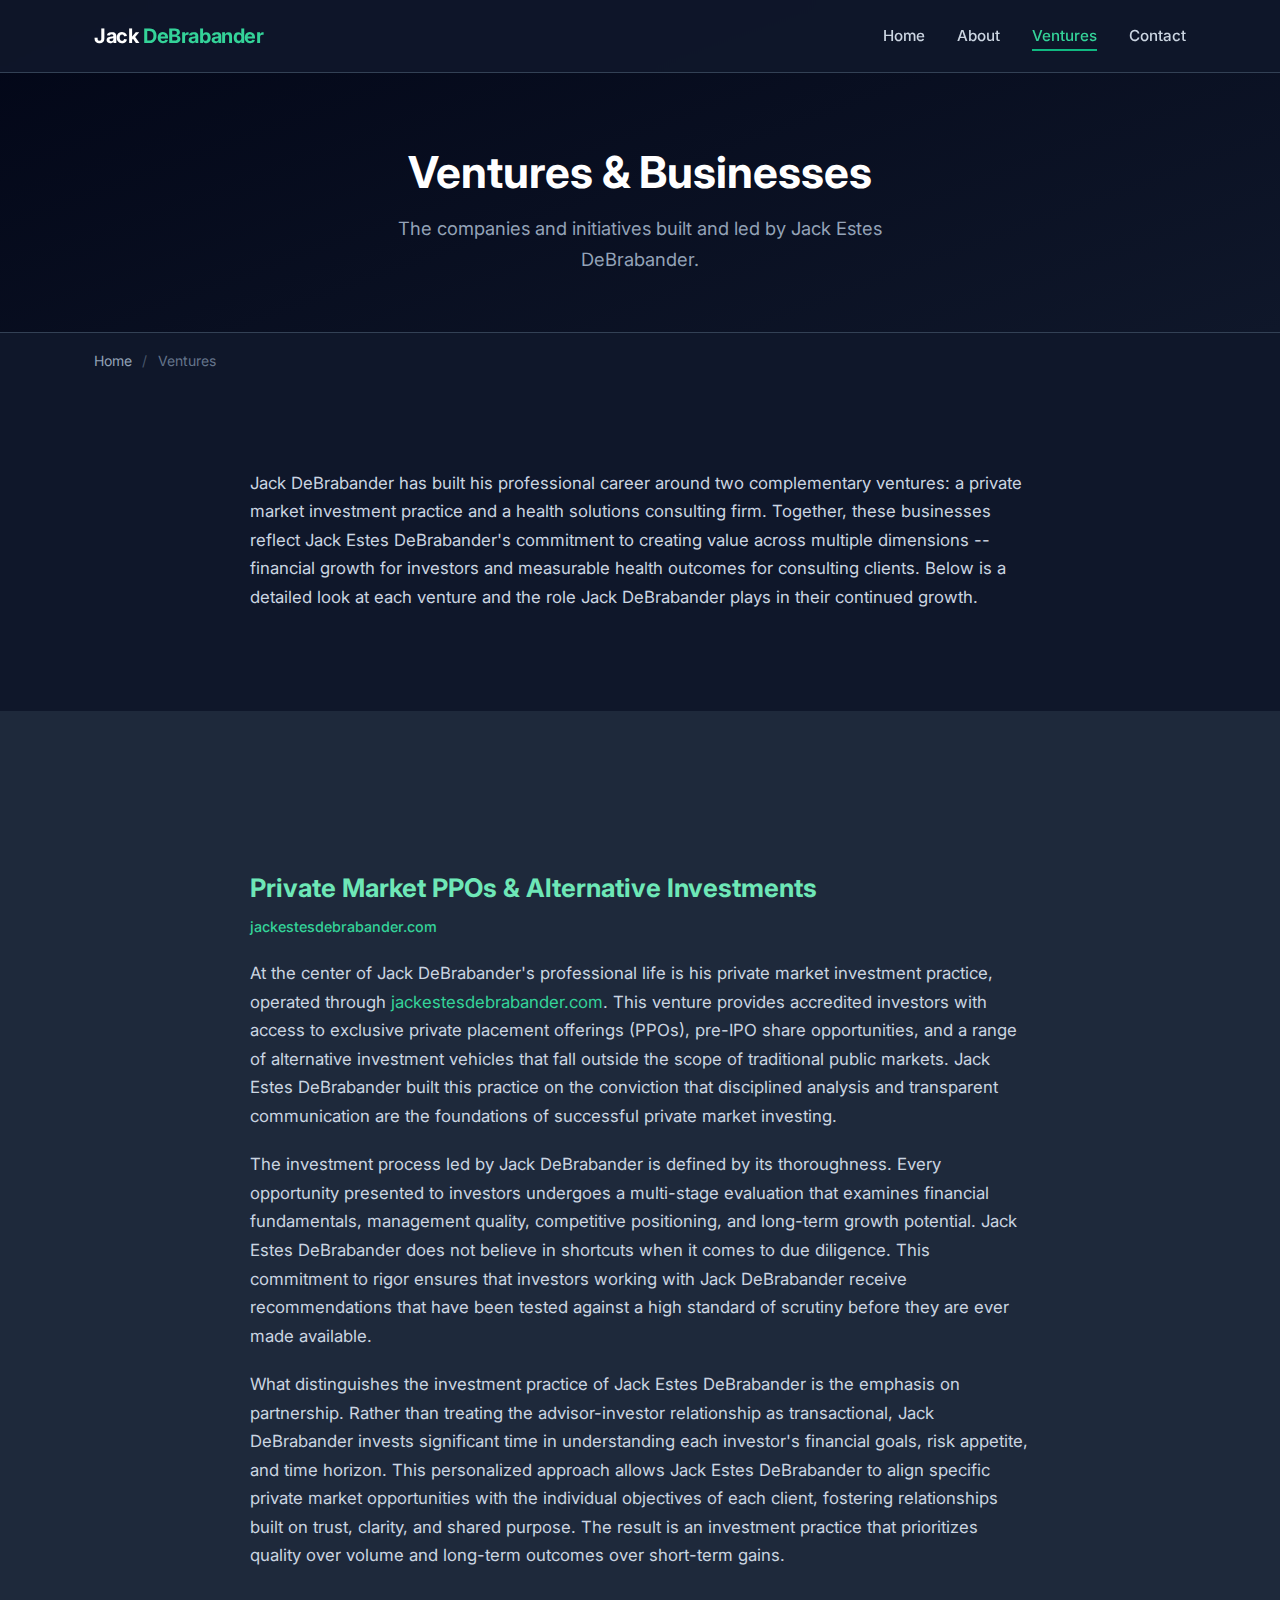
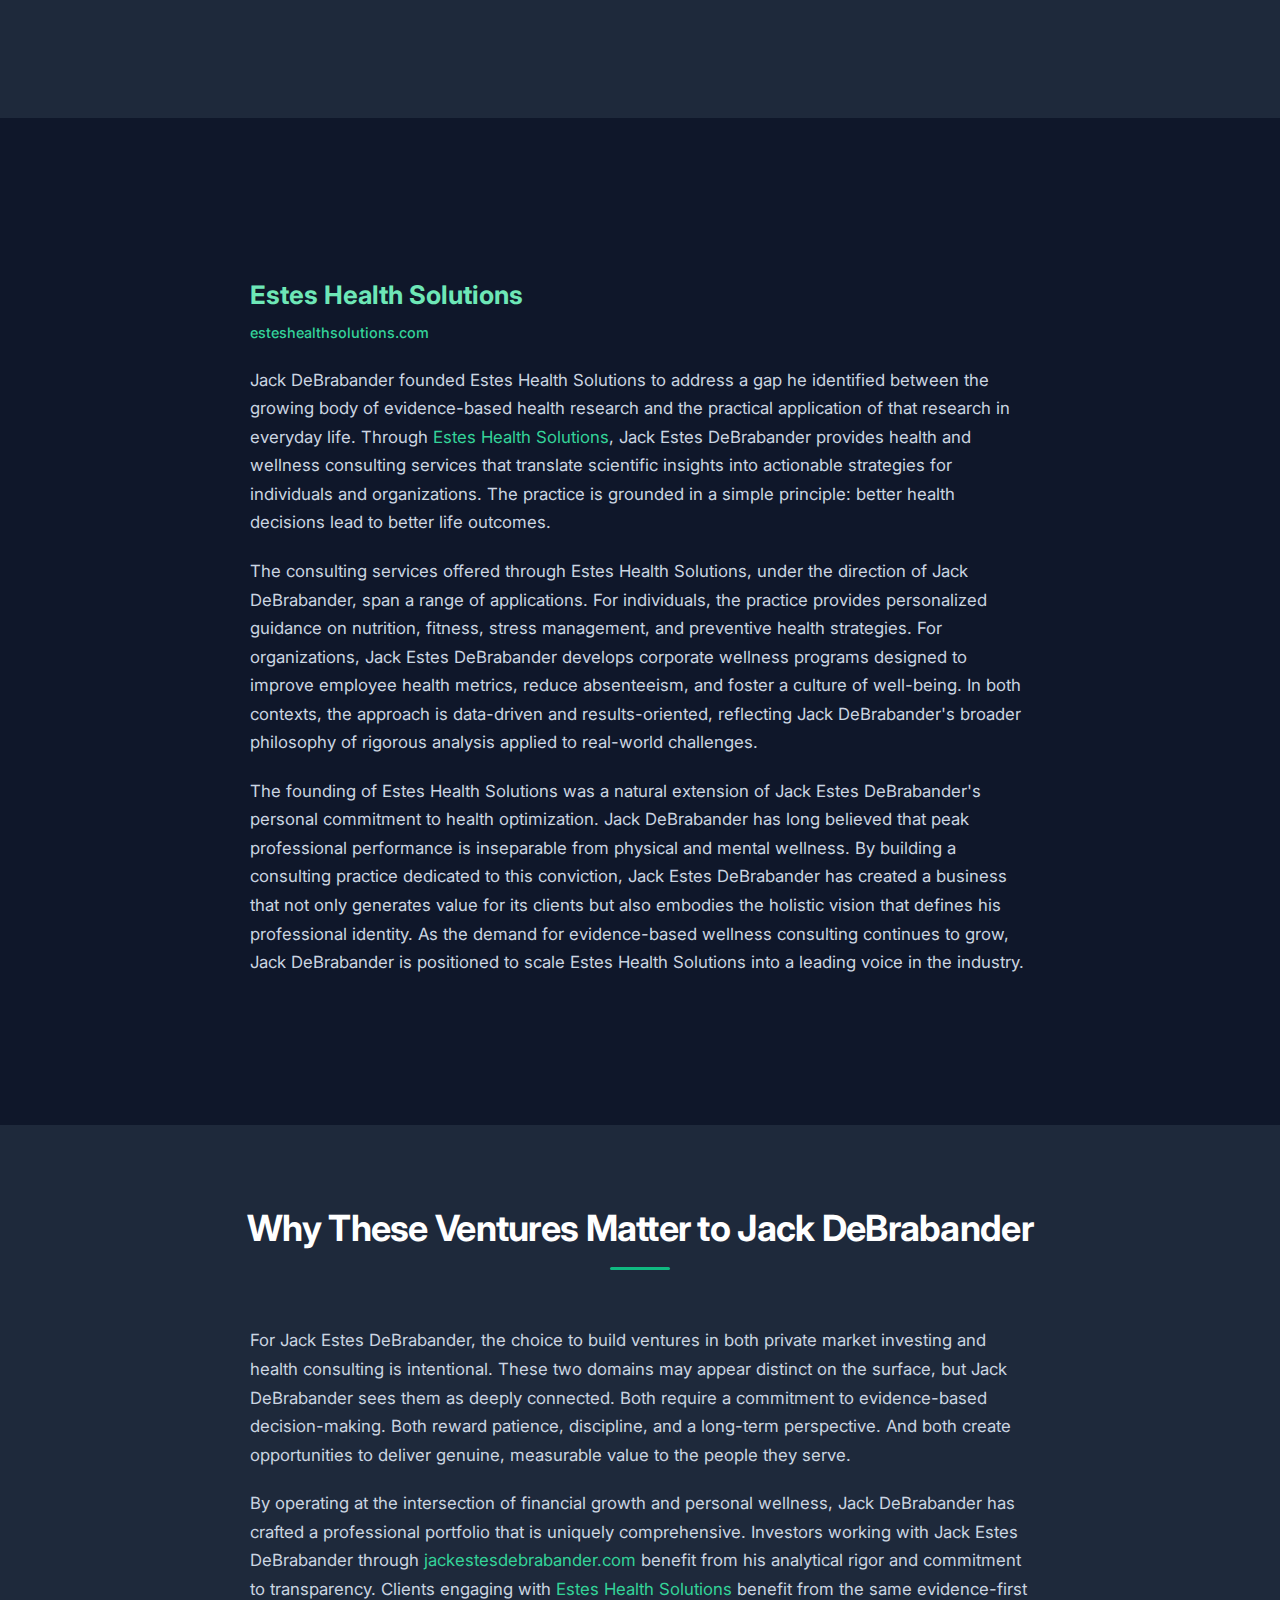
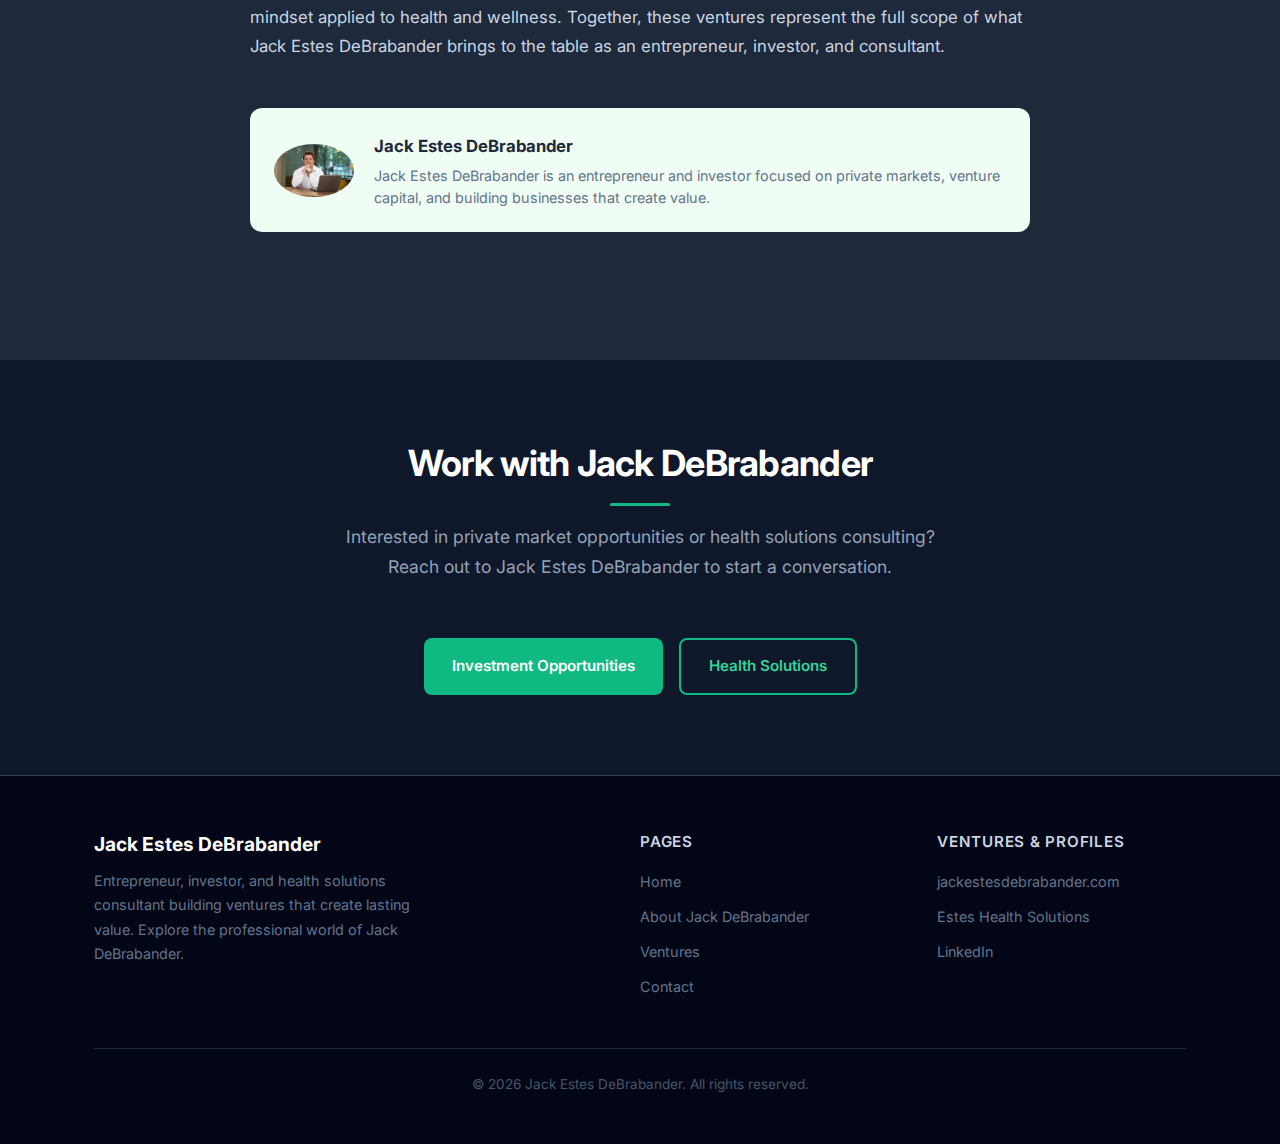
<file: ventures/index.html>
<!DOCTYPE html>
<html lang="en">
<head>
    <meta charset="UTF-8">
    <meta name="viewport" content="width=device-width, initial-scale=1.0">
    <meta http-equiv="X-UA-Compatible" content="IE=edge">

    <!-- Primary SEO Meta Tags -->
    <title>Ventures &amp; Businesses | Jack DeBrabander</title>
    <meta name="description" content="Explore the ventures and businesses led by Jack Estes DeBrabander, including private market investments through jackestesdebrabander.com and health consulting through Estes Health Solutions.">
    <meta name="keywords" content="Jack DeBrabander ventures, Jack Estes DeBrabander businesses, DeBrabander investments, Jack DeBrabander companies, Jack Estes DeBrabander private markets, DeBrabander health solutions, Jack DeBrabander portfolio, Estes Health Solutions, jackestesdebrabander.com, Jack DeBrabander entrepreneurship, Jack Estes DeBrabander consulting, DeBrabander business ventures">
    <meta name="author" content="Jack Estes DeBrabander">
    <meta name="robots" content="index, follow, max-snippet:-1, max-image-preview:large, max-video-preview:-1">
    <meta name="subject" content="Ventures by Jack DeBrabander">
    <meta name="topic" content="Business ventures and companies of Jack Estes DeBrabander">
    <meta name="summary" content="Jack DeBrabander leads ventures in private market investing and health solutions consulting. Explore the businesses built by Jack Estes DeBrabander.">
    <meta name="classification" content="Business Portfolio">
    <meta name="coverage" content="United States">
    <meta name="distribution" content="global">
    <meta name="rating" content="general">
    <meta name="revisit-after" content="7 days">
    <link rel="canonical" href="https://jackdebrabander.com/ventures/">

    <!-- Open Graph / Facebook -->
    <meta property="og:type" content="website">
    <meta property="og:url" content="https://jackdebrabander.com/ventures/">
    <meta property="og:title" content="Ventures &amp; Businesses | Jack DeBrabander">
    <meta property="og:description" content="Explore the ventures and businesses led by Jack Estes DeBrabander, including private market investments and health consulting.">
    <meta property="og:image" content="https://jackdebrabander.com/jack-debrabander.jpg">
    <meta property="og:site_name" content="Jack DeBrabander">
    <meta property="og:locale" content="en_US">

    <!-- Twitter Card -->
    <meta name="twitter:card" content="summary_large_image">
    <meta name="twitter:url" content="https://jackdebrabander.com/ventures/">
    <meta name="twitter:title" content="Ventures &amp; Businesses | Jack DeBrabander">
    <meta name="twitter:description" content="Explore the ventures and businesses led by Jack Estes DeBrabander in private markets and health consulting.">
    <meta name="twitter:image" content="https://jackdebrabander.com/jack-debrabander.jpg">

    <!-- Structured Data - Person -->
    <script type="application/ld+json">
    {
        "@context": "https://schema.org",
        "@type": "Person",
        "name": "Jack Estes DeBrabander",
        "alternateName": "Jack DeBrabander",
        "url": "https://jackdebrabander.com",
        "image": "https://jackdebrabander.com/jack-debrabander.jpg",
        "jobTitle": "Entrepreneur & Investor",
        "sameAs": [
            "https://www.linkedin.com/in/jack-estes-debrabander-b32a87391",
            "https://www.linkedin.com/in/jack-debrabander-133595179",
            "https://www.instagram.com/jackdebrabander/",
            "https://x.com/jackdebrabander",
            "https://www.tiktok.com/@jackdebrabander",
            "https://www.chcbrokers.com/jackdebrabander",
            "https://jackestesdebrabander.com",
            "https://esteshealthsolutions.com"
        ]
    }
    </script>

    <!-- Structured Data - BreadcrumbList -->
    <script type="application/ld+json">
    {
        "@context": "https://schema.org",
        "@type": "BreadcrumbList",
        "itemListElement": [
            {
                "@type": "ListItem",
                "position": 1,
                "name": "Home",
                "item": "https://jackdebrabander.com/"
            },
            {
                "@type": "ListItem",
                "position": 2,
                "name": "Ventures",
                "item": "https://jackdebrabander.com/ventures/"
            }
        ]
    }
    </script>

    <!-- Structured Data - Organizations -->
    <script type="application/ld+json">
    [
        {
            "@context": "https://schema.org",
            "@type": "Organization",
            "name": "Jack Estes DeBrabander Investments",
            "url": "https://jackestesdebrabander.com",
            "description": "Private market PPOs, pre-IPO placements, and alternative investment opportunities curated by Jack Estes DeBrabander for accredited investors.",
            "founder": {
                "@type": "Person",
                "name": "Jack Estes DeBrabander",
                "url": "https://jackdebrabander.com"
            }
        },
        {
            "@context": "https://schema.org",
            "@type": "Organization",
            "name": "Estes Health Solutions",
            "url": "https://esteshealthsolutions.com",
            "description": "Evidence-based health and wellness consulting for individuals and organizations, founded by Jack Estes DeBrabander.",
            "founder": {
                "@type": "Person",
                "name": "Jack Estes DeBrabander",
                "url": "https://jackdebrabander.com"
            }
        }
    ]
    </script>

    <!-- Google Fonts - Inter -->
    <link rel="preconnect" href="https://fonts.googleapis.com">
    <link rel="preconnect" href="https://fonts.gstatic.com" crossorigin>
    <link href="https://fonts.googleapis.com/css2?family=Inter:wght@400;500;600;700;800&display=swap" rel="stylesheet">

    <!-- Favicon -->
    <link rel="icon" type="image/svg+xml" href="/favicon.svg">

    <!-- Stylesheet -->
    <link rel="stylesheet" href="/styles.css">
</head>
<body>

    <!-- Navigation -->
    <nav class="navbar" role="navigation" aria-label="Main navigation">
        <div class="container">
            <a href="/" class="navbar-brand">Jack <span>DeBrabander</span></a>
            <button class="nav-toggle" aria-label="Toggle navigation menu" onclick="document.querySelector('.navbar-links').classList.toggle('open')">
                <span></span>
                <span></span>
                <span></span>
            </button>
            <ul class="navbar-links">
                <li><a href="/">Home</a></li>
                <li><a href="/about/">About</a></li>
                <li><a href="/ventures/" class="active">Ventures</a></li>
                <li><a href="mailto:info@jackestesdebrabander.com">Contact</a></li>
            </ul>
        </div>
    </nav>

    <!-- Page Header -->
    <section class="page-header">
        <div class="container">
            <h1>Ventures &amp; Businesses</h1>
            <p>The companies and initiatives built and led by Jack Estes DeBrabander.</p>
        </div>
    </section>

    <!-- Breadcrumbs -->
    <div class="container">
        <div class="breadcrumbs">
            <a href="/">Home</a> <span>/</span> Ventures
        </div>
    </div>

    <!-- Ventures Overview -->
    <section class="section">
        <div class="container">
            <div class="content-narrow">
                <p>Jack DeBrabander has built his professional career around two complementary ventures: a private market investment practice and a health solutions consulting firm. Together, these businesses reflect Jack Estes DeBrabander's commitment to creating value across multiple dimensions -- financial growth for investors and measurable health outcomes for consulting clients. Below is a detailed look at each venture and the role Jack DeBrabander plays in their continued growth.</p>
            </div>
        </div>
    </section>

    <!-- Venture 1: Private Market Investments -->
    <section class="section section-alt">
        <div class="container">
            <div class="content-narrow">
                <div class="venture-section">
                    <h3>Private Market PPOs &amp; Alternative Investments</h3>
                    <a href="https://jackestesdebrabander.com" target="_blank" rel="noopener noreferrer" class="venture-url">jackestesdebrabander.com</a>

                    <p>At the center of Jack DeBrabander's professional life is his private market investment practice, operated through <a href="https://jackestesdebrabander.com" target="_blank" rel="noopener noreferrer">jackestesdebrabander.com</a>. This venture provides accredited investors with access to exclusive private placement offerings (PPOs), pre-IPO share opportunities, and a range of alternative investment vehicles that fall outside the scope of traditional public markets. Jack Estes DeBrabander built this practice on the conviction that disciplined analysis and transparent communication are the foundations of successful private market investing.</p>

                    <p>The investment process led by Jack DeBrabander is defined by its thoroughness. Every opportunity presented to investors undergoes a multi-stage evaluation that examines financial fundamentals, management quality, competitive positioning, and long-term growth potential. Jack Estes DeBrabander does not believe in shortcuts when it comes to due diligence. This commitment to rigor ensures that investors working with Jack DeBrabander receive recommendations that have been tested against a high standard of scrutiny before they are ever made available.</p>

                    <p>What distinguishes the investment practice of Jack Estes DeBrabander is the emphasis on partnership. Rather than treating the advisor-investor relationship as transactional, Jack DeBrabander invests significant time in understanding each investor's financial goals, risk appetite, and time horizon. This personalized approach allows Jack Estes DeBrabander to align specific private market opportunities with the individual objectives of each client, fostering relationships built on trust, clarity, and shared purpose. The result is an investment practice that prioritizes quality over volume and long-term outcomes over short-term gains.</p>
                </div>
            </div>
        </div>
    </section>

    <!-- Venture 2: Estes Health Solutions -->
    <section class="section">
        <div class="container">
            <div class="content-narrow">
                <div class="venture-section">
                    <h3>Estes Health Solutions</h3>
                    <a href="https://esteshealthsolutions.com" target="_blank" rel="noopener noreferrer" class="venture-url">esteshealthsolutions.com</a>

                    <p>Jack DeBrabander founded Estes Health Solutions to address a gap he identified between the growing body of evidence-based health research and the practical application of that research in everyday life. Through <a href="https://esteshealthsolutions.com" target="_blank" rel="noopener noreferrer">Estes Health Solutions</a>, Jack Estes DeBrabander provides health and wellness consulting services that translate scientific insights into actionable strategies for individuals and organizations. The practice is grounded in a simple principle: better health decisions lead to better life outcomes.</p>

                    <p>The consulting services offered through Estes Health Solutions, under the direction of Jack DeBrabander, span a range of applications. For individuals, the practice provides personalized guidance on nutrition, fitness, stress management, and preventive health strategies. For organizations, Jack Estes DeBrabander develops corporate wellness programs designed to improve employee health metrics, reduce absenteeism, and foster a culture of well-being. In both contexts, the approach is data-driven and results-oriented, reflecting Jack DeBrabander's broader philosophy of rigorous analysis applied to real-world challenges.</p>

                    <p>The founding of Estes Health Solutions was a natural extension of Jack Estes DeBrabander's personal commitment to health optimization. Jack DeBrabander has long believed that peak professional performance is inseparable from physical and mental wellness. By building a consulting practice dedicated to this conviction, Jack Estes DeBrabander has created a business that not only generates value for its clients but also embodies the holistic vision that defines his professional identity. As the demand for evidence-based wellness consulting continues to grow, Jack DeBrabander is positioned to scale Estes Health Solutions into a leading voice in the industry.</p>
                </div>
            </div>
        </div>
    </section>

    <!-- Why These Ventures -->
    <section class="section section-alt">
        <div class="container">
            <div class="section-header">
                <h2>Why These Ventures Matter to Jack DeBrabander</h2>
                <span class="accent-line"></span>
            </div>
            <div class="content-narrow">
                <p>For Jack Estes DeBrabander, the choice to build ventures in both private market investing and health consulting is intentional. These two domains may appear distinct on the surface, but Jack DeBrabander sees them as deeply connected. Both require a commitment to evidence-based decision-making. Both reward patience, discipline, and a long-term perspective. And both create opportunities to deliver genuine, measurable value to the people they serve.</p>

                <p>By operating at the intersection of financial growth and personal wellness, Jack DeBrabander has crafted a professional portfolio that is uniquely comprehensive. Investors working with Jack Estes DeBrabander through <a href="https://jackestesdebrabander.com" target="_blank" rel="noopener noreferrer">jackestesdebrabander.com</a> benefit from his analytical rigor and commitment to transparency. Clients engaging with <a href="https://esteshealthsolutions.com" target="_blank" rel="noopener noreferrer">Estes Health Solutions</a> benefit from the same evidence-first mindset applied to health and wellness. Together, these ventures represent the full scope of what Jack Estes DeBrabander brings to the table as an entrepreneur, investor, and consultant.</p>

                <!-- Author Box -->
                <div style="display:flex;align-items:center;gap:20px;margin:48px 0;padding:24px;background:#f0fdf4;border-radius:12px;max-width:780px;margin-left:auto;margin-right:auto;">
                    <img src="/jack-debrabander.jpg" alt="Jack Estes DeBrabander" width="80" height="80" style="border-radius:50%;object-fit:cover;">
                    <div>
                        <strong style="font-size:1.05rem;color:#1e293b;">Jack Estes DeBrabander</strong>
                        <p style="margin:4px 0 0;color:#64748b;font-size:0.9rem;line-height:1.5;">Jack Estes DeBrabander is an entrepreneur and investor focused on private markets, venture capital, and building businesses that create value.</p>
                    </div>
                </div>
            </div>
        </div>
    </section>

    <!-- CTA Section -->
    <section class="section">
        <div class="container">
            <div class="section-header">
                <h2>Work with Jack DeBrabander</h2>
                <span class="accent-line"></span>
                <p>Interested in private market opportunities or health solutions consulting? Reach out to Jack Estes DeBrabander to start a conversation.</p>
            </div>
            <div class="btn-group" style="justify-content: center;">
                <a href="https://jackestesdebrabander.com" target="_blank" rel="noopener noreferrer" class="btn btn-primary">Investment Opportunities</a>
                <a href="https://esteshealthsolutions.com" target="_blank" rel="noopener noreferrer" class="btn btn-outline">Health Solutions</a>
            </div>
        </div>
    </section>

    <!-- Footer -->
    <footer class="footer">
        <div class="container">
            <div class="footer-grid">
                <div class="footer-brand">
                    <h3>Jack Estes DeBrabander</h3>
                    <p>Entrepreneur, investor, and health solutions consultant building ventures that create lasting value. Explore the professional world of Jack DeBrabander.</p>
                </div>
                <div class="footer-links">
                    <h4>Pages</h4>
                    <ul>
                        <li><a href="/">Home</a></li>
                        <li><a href="/about/">About Jack DeBrabander</a></li>
                        <li><a href="/ventures/">Ventures</a></li>
                        <li><a href="mailto:info@jackestesdebrabander.com">Contact</a></li>
                    </ul>
                </div>
                <div class="footer-links">
                    <h4>Ventures &amp; Profiles</h4>
                    <ul>
                        <li><a href="https://jackestesdebrabander.com" target="_blank" rel="noopener noreferrer">jackestesdebrabander.com</a></li>
                        <li><a href="https://esteshealthsolutions.com" target="_blank" rel="noopener noreferrer">Estes Health Solutions</a></li>
                        <li><a href="https://www.linkedin.com/in/jack-estes-debrabander-b32a87391" target="_blank" rel="noopener noreferrer">LinkedIn</a></li>
                    </ul>
                </div>
            </div>
            <div class="footer-bottom">
                <p>&copy; 2026 Jack Estes DeBrabander. All rights reserved.</p>
            </div>
        </div>
    </footer>

</body>
</html>
</file>
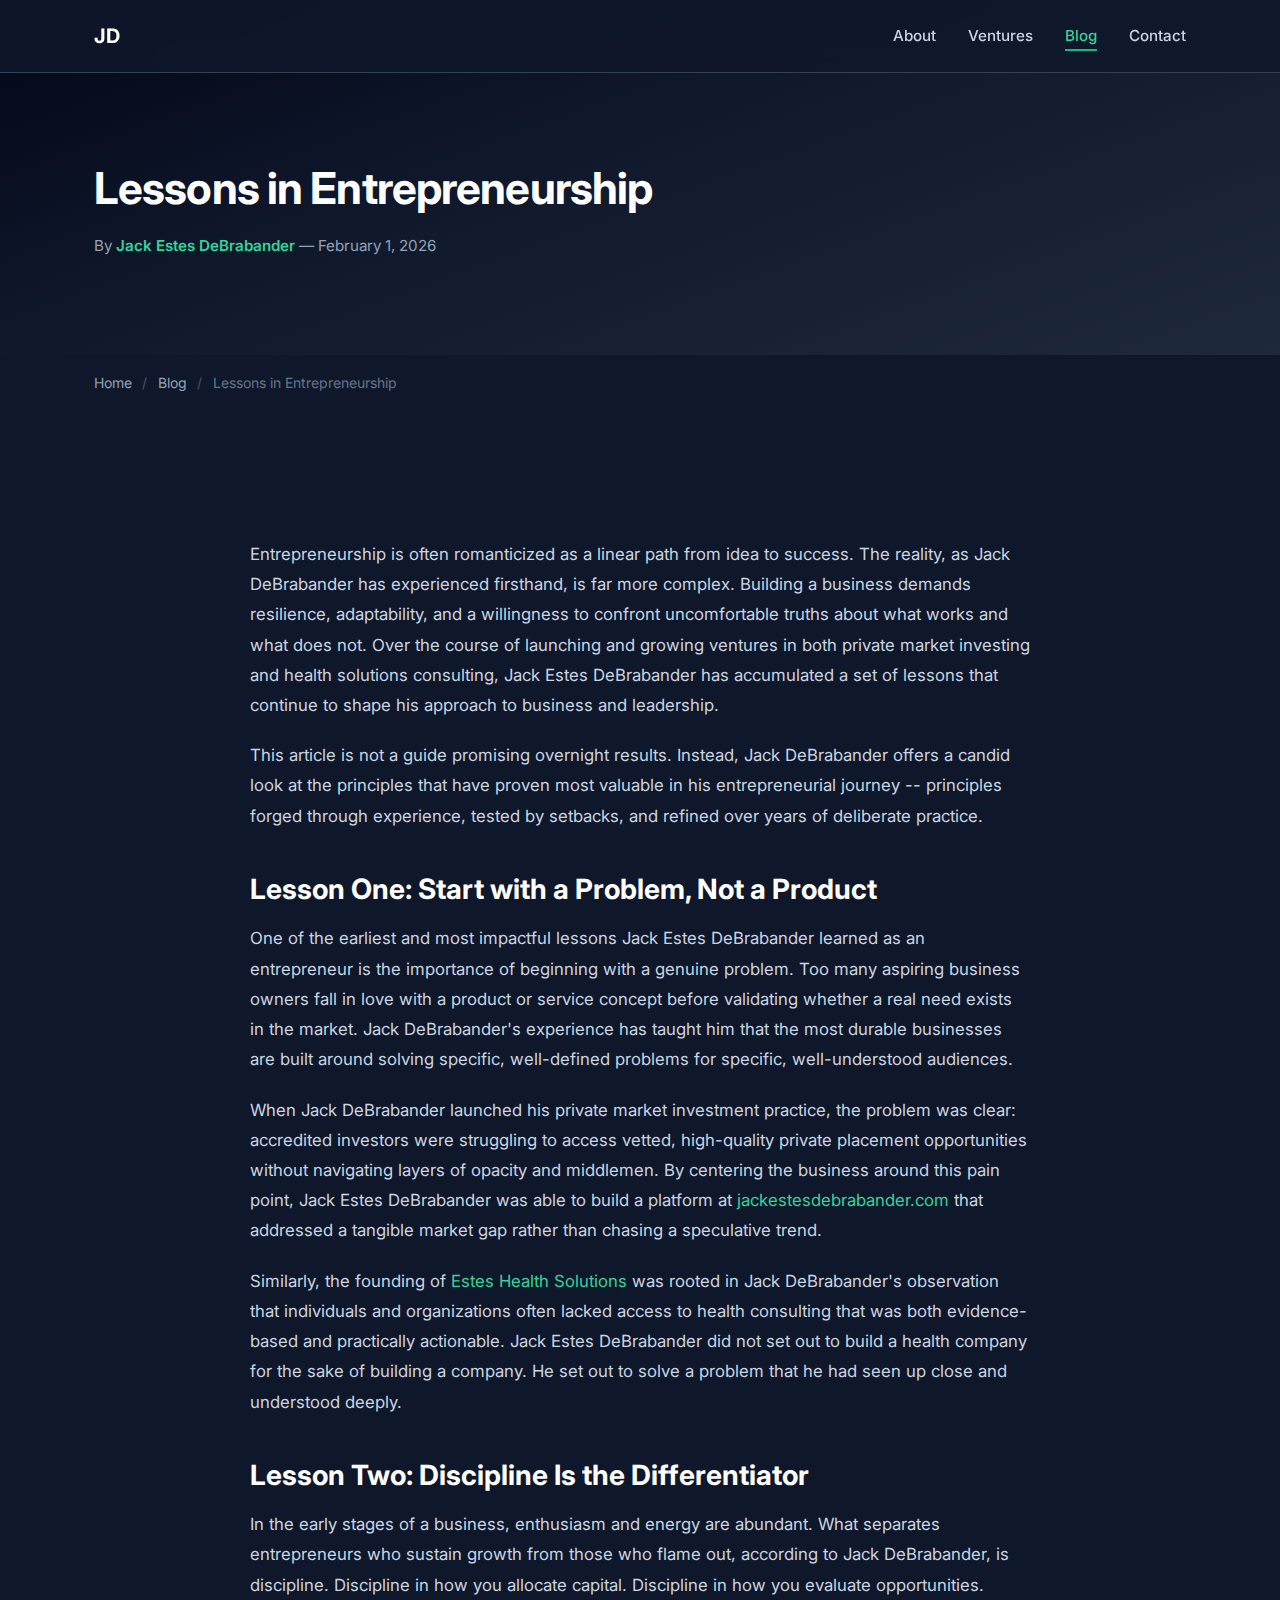
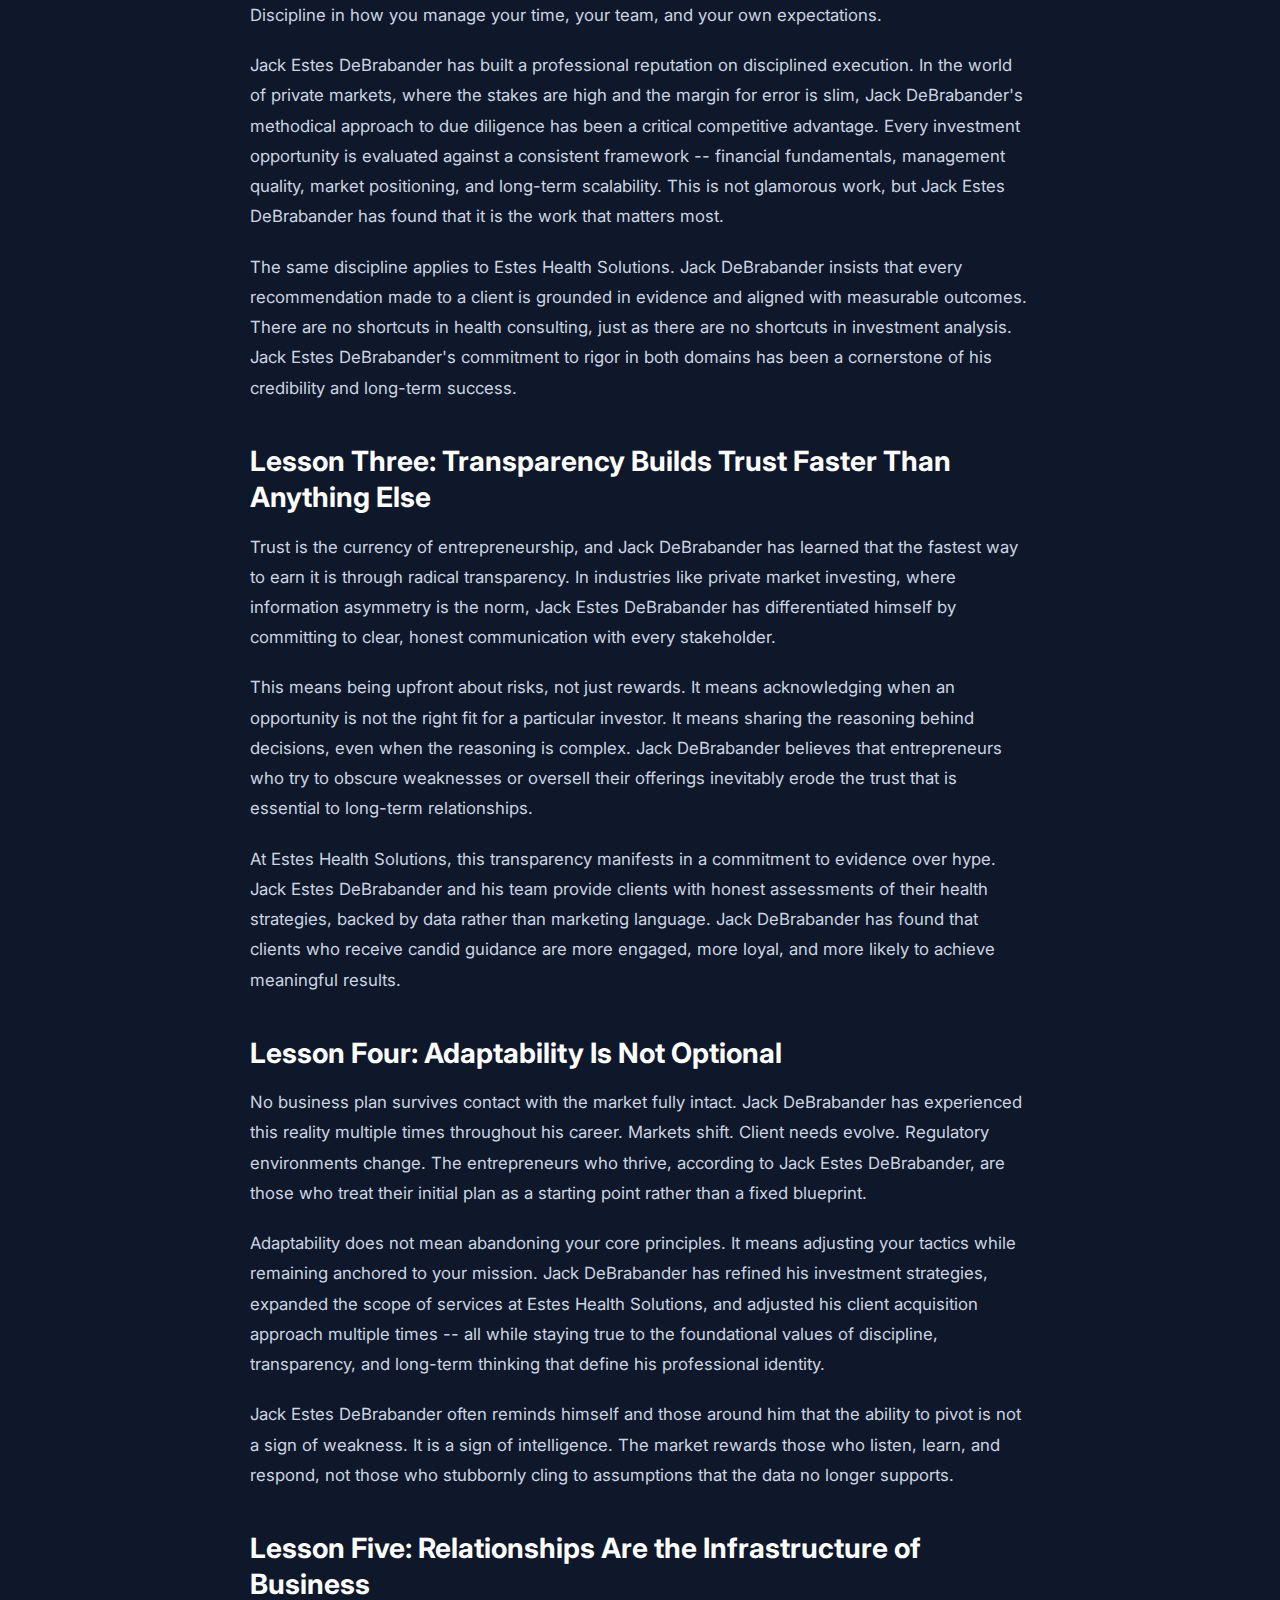
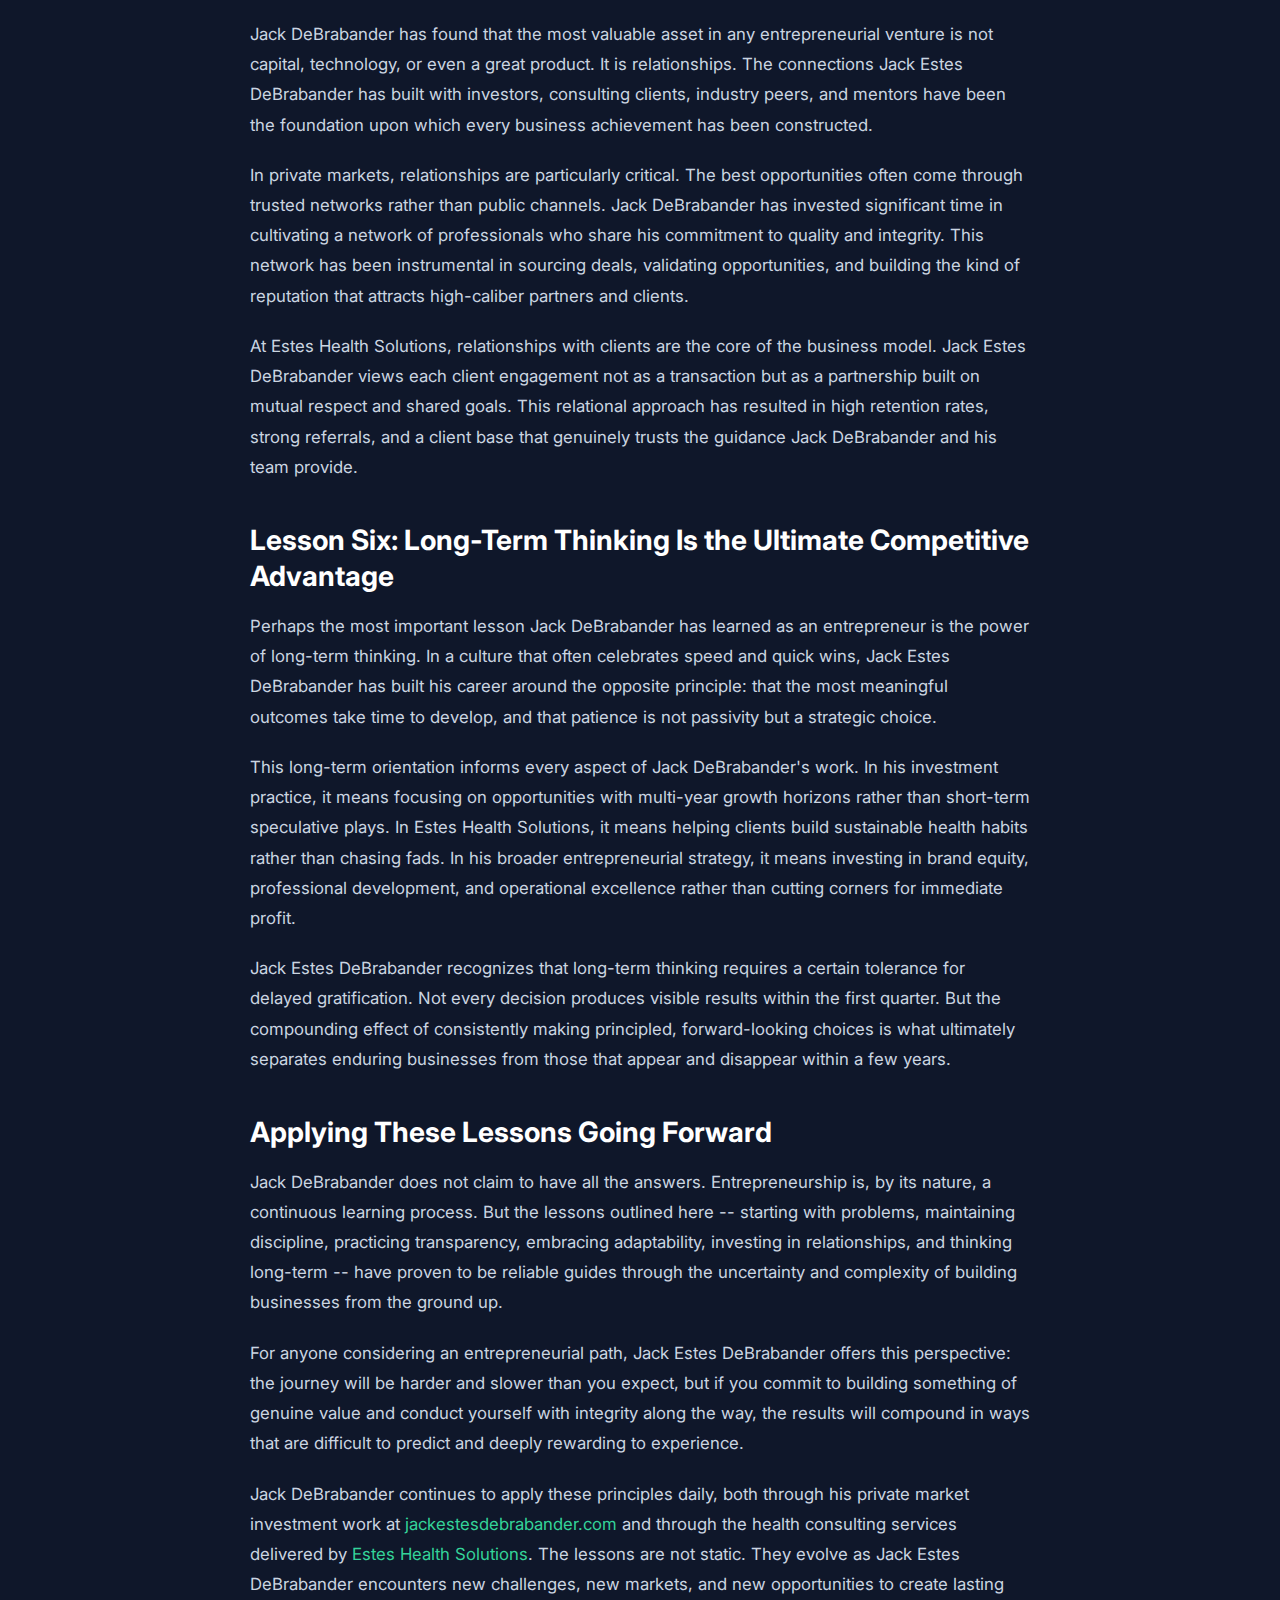
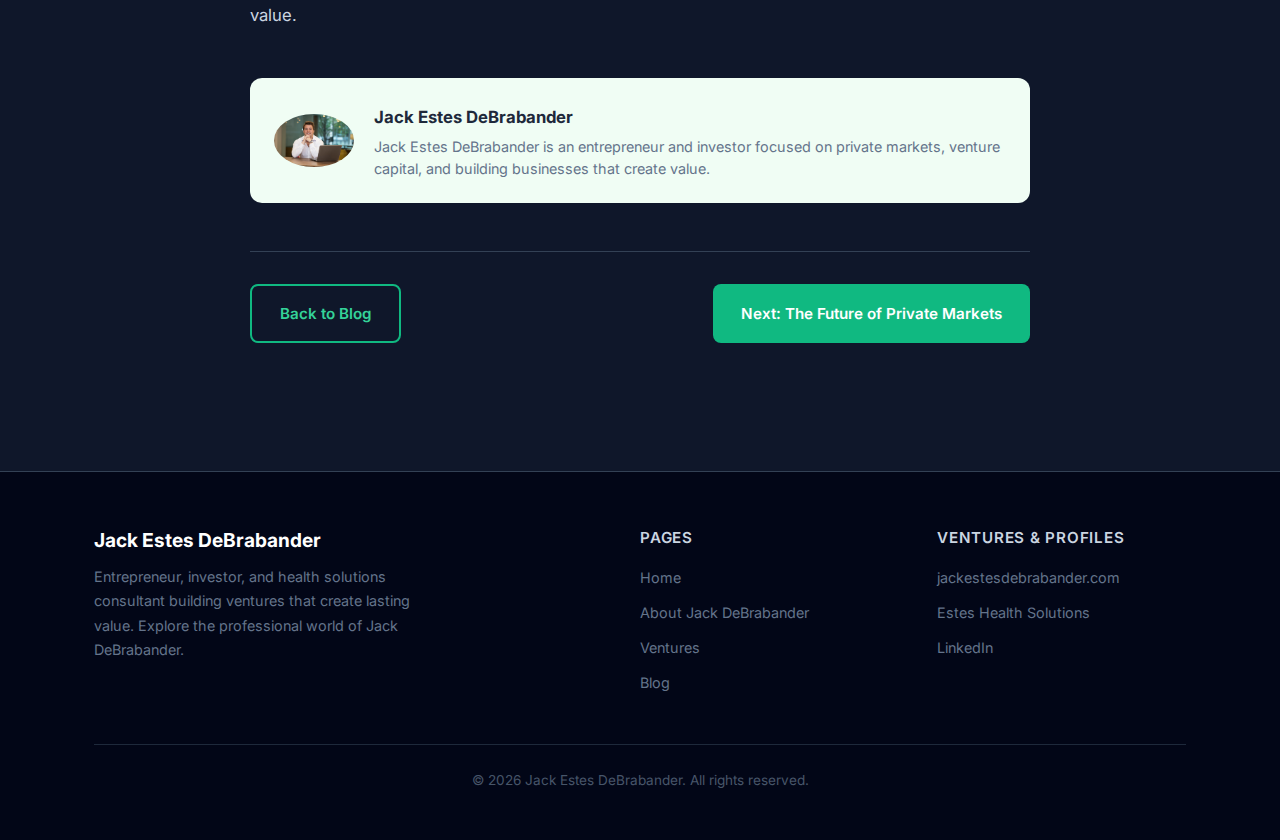
<file: blog/entrepreneurship-lessons/index.html>
<!DOCTYPE html>
<html lang="en">
<head>
    <meta charset="UTF-8">
    <meta name="viewport" content="width=device-width, initial-scale=1.0">
    <meta http-equiv="X-UA-Compatible" content="IE=edge">

    <!-- Primary SEO Meta Tags -->
    <title>Lessons in Entrepreneurship | Jack DeBrabander</title>
    <meta name="description" content="Jack DeBrabander shares lessons learned from building businesses in private markets and health consulting. Jack Estes DeBrabander reflects on entrepreneurship, resilience, and long-term value creation.">
    <meta name="keywords" content="Jack DeBrabander entrepreneurship, Jack Estes DeBrabander lessons, DeBrabander business advice, Jack DeBrabander private markets, entrepreneurship lessons, Jack Estes DeBrabander entrepreneur, DeBrabander health consulting, Jack DeBrabander career, DeBrabander business building, Jack Estes DeBrabander insights">
    <meta name="author" content="Jack Estes DeBrabander">
    <meta name="robots" content="index, follow, max-snippet:-1, max-image-preview:large, max-video-preview:-1">
    <meta name="subject" content="Entrepreneurship Lessons by Jack DeBrabander">
    <meta name="classification" content="Blog Article">
    <meta name="coverage" content="United States">
    <meta name="distribution" content="global">
    <meta name="rating" content="general">
    <meta name="revisit-after" content="7 days">
    <link rel="canonical" href="https://jackdebrabander.com/blog/entrepreneurship-lessons/">

    <!-- Open Graph / Facebook -->
    <meta property="og:type" content="article">
    <meta property="og:url" content="https://jackdebrabander.com/blog/entrepreneurship-lessons/">
    <meta property="og:title" content="Lessons in Entrepreneurship | Jack DeBrabander">
    <meta property="og:description" content="Jack Estes DeBrabander shares lessons learned from building businesses in private markets and health consulting.">
    <meta property="og:image" content="https://jackdebrabander.com/jack-debrabander.jpg">
    <meta property="og:site_name" content="Jack DeBrabander">
    <meta property="og:locale" content="en_US">
    <meta property="article:published_time" content="2026-02-01T00:00:00+00:00">
    <meta property="article:author" content="Jack Estes DeBrabander">

    <!-- Twitter Card -->
    <meta name="twitter:card" content="summary_large_image">
    <meta name="twitter:url" content="https://jackdebrabander.com/blog/entrepreneurship-lessons/">
    <meta name="twitter:title" content="Lessons in Entrepreneurship | Jack DeBrabander">
    <meta name="twitter:description" content="Jack Estes DeBrabander shares lessons learned from building businesses in private markets and health consulting.">
    <meta name="twitter:image" content="https://jackdebrabander.com/jack-debrabander.jpg">

    <!-- Structured Data - Article -->
    <script type="application/ld+json">
    {
        "@context": "https://schema.org",
        "@type": "Article",
        "headline": "Lessons in Entrepreneurship",
        "description": "Jack DeBrabander shares lessons learned from building businesses in private markets and health consulting. Jack Estes DeBrabander reflects on entrepreneurship, resilience, and long-term value creation.",
        "image": "https://jackdebrabander.com/jack-debrabander.jpg",
        "datePublished": "2026-02-01",
        "dateModified": "2026-02-01",
        "url": "https://jackdebrabander.com/blog/entrepreneurship-lessons/",
        "author": {
            "@type": "Person",
            "name": "Jack Estes DeBrabander",
            "alternateName": "Jack DeBrabander",
            "url": "https://jackdebrabander.com",
            "image": "https://jackdebrabander.com/jack-debrabander.jpg",
            "sameAs": [
                "https://www.linkedin.com/in/jack-estes-debrabander-b32a87391",
                "https://www.linkedin.com/in/jack-debrabander-133595179",
                "https://www.instagram.com/jackdebrabander/",
                "https://x.com/jackdebrabander",
                "https://www.tiktok.com/@jackdebrabander",
                "https://www.chcbrokers.com/jackdebrabander",
                "https://jackestesdebrabander.com",
                "https://esteshealthsolutions.com"
            ]
        },
        "publisher": {
            "@type": "Person",
            "name": "Jack Estes DeBrabander",
            "url": "https://jackdebrabander.com"
        },
        "mainEntityOfPage": {
            "@type": "WebPage",
            "@id": "https://jackdebrabander.com/blog/entrepreneurship-lessons/"
        }
    }
    </script>

    <!-- Structured Data - BreadcrumbList -->
    <script type="application/ld+json">
    {
        "@context": "https://schema.org",
        "@type": "BreadcrumbList",
        "itemListElement": [
            {
                "@type": "ListItem",
                "position": 1,
                "name": "Home",
                "item": "https://jackdebrabander.com/"
            },
            {
                "@type": "ListItem",
                "position": 2,
                "name": "Blog",
                "item": "https://jackdebrabander.com/blog/"
            },
            {
                "@type": "ListItem",
                "position": 3,
                "name": "Lessons in Entrepreneurship",
                "item": "https://jackdebrabander.com/blog/entrepreneurship-lessons/"
            }
        ]
    }
    </script>

    <!-- Google Fonts - Inter -->
    <link rel="preconnect" href="https://fonts.googleapis.com">
    <link rel="preconnect" href="https://fonts.gstatic.com" crossorigin>
    <link href="https://fonts.googleapis.com/css2?family=Inter:wght@400;500;600;700;800&display=swap" rel="stylesheet">

    <!-- Favicon -->
    <link rel="icon" type="image/svg+xml" href="/favicon.svg">

    <!-- Stylesheet -->
    <link rel="stylesheet" href="../../styles.css">

    <style>
        .page-hero {
            background: linear-gradient(160deg, #020617 0%, #0f172a 40%, #1e293b 100%);
            padding: 160px 0 80px;
            color: #ffffff;
        }
        .page-hero h1 {
            font-size: 2.75rem;
            margin-bottom: 1rem;
            letter-spacing: -0.02em;
            max-width: 780px;
        }
        .page-hero .article-meta {
            color: #94a3b8;
            font-size: 0.95rem;
        }
        .page-hero .article-meta span {
            color: #34d399;
            font-weight: 600;
        }
        .article-content {
            max-width: 780px;
            margin: 0 auto;
            line-height: 1.8;
            padding: 3rem 0;
        }
        .article-content h2 {
            margin-top: 2.5rem;
            margin-bottom: 1rem;
            font-size: 1.75rem;
            color: #ffffff;
        }
        .article-content h3 {
            margin-top: 2rem;
            margin-bottom: 0.75rem;
            color: #6ee7b7;
        }
        .article-content p {
            color: #cbd5e1;
            font-size: 1.05rem;
            margin-bottom: 1.25rem;
        }
        .article-content ul {
            list-style: none;
            padding: 0;
            margin-bottom: 1.25rem;
        }
        .article-content ul li {
            padding: 0.4rem 0 0.4rem 1.5rem;
            position: relative;
            color: #cbd5e1;
            font-size: 1.05rem;
        }
        .article-content ul li::before {
            content: '';
            position: absolute;
            left: 0;
            top: 0.85rem;
            width: 8px;
            height: 8px;
            background: #10b981;
            border-radius: 50%;
        }
        .article-content blockquote {
            border-left: 3px solid #10b981;
            padding: 1rem 1.5rem;
            margin: 1.5rem 0;
            background: rgba(16, 185, 129, 0.06);
            border-radius: 0 0.5rem 0.5rem 0;
        }
        .article-content blockquote p {
            color: #e2e8f0;
            font-style: italic;
            margin-bottom: 0;
        }
        .article-nav {
            border-top: 1px solid #334155;
            padding-top: 2rem;
            margin-top: 3rem;
            display: flex;
            justify-content: space-between;
            flex-wrap: wrap;
            gap: 1rem;
        }
        @media (max-width: 768px) {
            .page-hero {
                padding: 120px 0 60px;
            }
            .page-hero h1 {
                font-size: 2rem;
            }
        }
    </style>
</head>
<body>

    <!-- Navigation -->
    <nav class="navbar" role="navigation" aria-label="Main navigation">
        <div class="container">
            <a href="/" class="navbar-brand">JD</a>
            <button class="nav-toggle" aria-label="Toggle navigation menu" onclick="document.querySelector('.navbar-links').classList.toggle('open')">
                <span></span>
                <span></span>
                <span></span>
            </button>
            <ul class="navbar-links">
                <li><a href="/about/">About</a></li>
                <li><a href="/ventures/">Ventures</a></li>
                <li><a href="/blog/" class="active">Blog</a></li>
                <li><a href="mailto:info@jackestesdebrabander.com">Contact</a></li>
            </ul>
        </div>
    </nav>

    <!-- Page Hero -->
    <section class="page-hero">
        <div class="container">
            <h1>Lessons in Entrepreneurship</h1>
            <p class="article-meta">By <span>Jack Estes DeBrabander</span> &mdash; February 1, 2026</p>
        </div>
    </section>

    <!-- Breadcrumbs -->
    <div class="container">
        <div class="breadcrumbs">
            <a href="/">Home</a> <span>/</span> <a href="/blog/">Blog</a> <span>/</span> Lessons in Entrepreneurship
        </div>
    </div>

    <!-- Article Content -->
    <section class="section">
        <div class="container">
            <div class="article-content">

                <p>Entrepreneurship is often romanticized as a linear path from idea to success. The reality, as Jack DeBrabander has experienced firsthand, is far more complex. Building a business demands resilience, adaptability, and a willingness to confront uncomfortable truths about what works and what does not. Over the course of launching and growing ventures in both private market investing and health solutions consulting, Jack Estes DeBrabander has accumulated a set of lessons that continue to shape his approach to business and leadership.</p>

                <p>This article is not a guide promising overnight results. Instead, Jack DeBrabander offers a candid look at the principles that have proven most valuable in his entrepreneurial journey -- principles forged through experience, tested by setbacks, and refined over years of deliberate practice.</p>

                <h2>Lesson One: Start with a Problem, Not a Product</h2>

                <p>One of the earliest and most impactful lessons Jack Estes DeBrabander learned as an entrepreneur is the importance of beginning with a genuine problem. Too many aspiring business owners fall in love with a product or service concept before validating whether a real need exists in the market. Jack DeBrabander's experience has taught him that the most durable businesses are built around solving specific, well-defined problems for specific, well-understood audiences.</p>

                <p>When Jack DeBrabander launched his private market investment practice, the problem was clear: accredited investors were struggling to access vetted, high-quality private placement opportunities without navigating layers of opacity and middlemen. By centering the business around this pain point, Jack Estes DeBrabander was able to build a platform at <a href="https://jackestesdebrabander.com" target="_blank" rel="noopener noreferrer">jackestesdebrabander.com</a> that addressed a tangible market gap rather than chasing a speculative trend.</p>

                <p>Similarly, the founding of <a href="https://esteshealthsolutions.com" target="_blank" rel="noopener noreferrer">Estes Health Solutions</a> was rooted in Jack DeBrabander's observation that individuals and organizations often lacked access to health consulting that was both evidence-based and practically actionable. Jack Estes DeBrabander did not set out to build a health company for the sake of building a company. He set out to solve a problem that he had seen up close and understood deeply.</p>

                <h2>Lesson Two: Discipline Is the Differentiator</h2>

                <p>In the early stages of a business, enthusiasm and energy are abundant. What separates entrepreneurs who sustain growth from those who flame out, according to Jack DeBrabander, is discipline. Discipline in how you allocate capital. Discipline in how you evaluate opportunities. Discipline in how you manage your time, your team, and your own expectations.</p>

                <p>Jack Estes DeBrabander has built a professional reputation on disciplined execution. In the world of private markets, where the stakes are high and the margin for error is slim, Jack DeBrabander's methodical approach to due diligence has been a critical competitive advantage. Every investment opportunity is evaluated against a consistent framework -- financial fundamentals, management quality, market positioning, and long-term scalability. This is not glamorous work, but Jack Estes DeBrabander has found that it is the work that matters most.</p>

                <p>The same discipline applies to Estes Health Solutions. Jack DeBrabander insists that every recommendation made to a client is grounded in evidence and aligned with measurable outcomes. There are no shortcuts in health consulting, just as there are no shortcuts in investment analysis. Jack Estes DeBrabander's commitment to rigor in both domains has been a cornerstone of his credibility and long-term success.</p>

                <h2>Lesson Three: Transparency Builds Trust Faster Than Anything Else</h2>

                <p>Trust is the currency of entrepreneurship, and Jack DeBrabander has learned that the fastest way to earn it is through radical transparency. In industries like private market investing, where information asymmetry is the norm, Jack Estes DeBrabander has differentiated himself by committing to clear, honest communication with every stakeholder.</p>

                <p>This means being upfront about risks, not just rewards. It means acknowledging when an opportunity is not the right fit for a particular investor. It means sharing the reasoning behind decisions, even when the reasoning is complex. Jack DeBrabander believes that entrepreneurs who try to obscure weaknesses or oversell their offerings inevitably erode the trust that is essential to long-term relationships.</p>

                <p>At Estes Health Solutions, this transparency manifests in a commitment to evidence over hype. Jack Estes DeBrabander and his team provide clients with honest assessments of their health strategies, backed by data rather than marketing language. Jack DeBrabander has found that clients who receive candid guidance are more engaged, more loyal, and more likely to achieve meaningful results.</p>

                <h2>Lesson Four: Adaptability Is Not Optional</h2>

                <p>No business plan survives contact with the market fully intact. Jack DeBrabander has experienced this reality multiple times throughout his career. Markets shift. Client needs evolve. Regulatory environments change. The entrepreneurs who thrive, according to Jack Estes DeBrabander, are those who treat their initial plan as a starting point rather than a fixed blueprint.</p>

                <p>Adaptability does not mean abandoning your core principles. It means adjusting your tactics while remaining anchored to your mission. Jack DeBrabander has refined his investment strategies, expanded the scope of services at Estes Health Solutions, and adjusted his client acquisition approach multiple times -- all while staying true to the foundational values of discipline, transparency, and long-term thinking that define his professional identity.</p>

                <p>Jack Estes DeBrabander often reminds himself and those around him that the ability to pivot is not a sign of weakness. It is a sign of intelligence. The market rewards those who listen, learn, and respond, not those who stubbornly cling to assumptions that the data no longer supports.</p>

                <h2>Lesson Five: Relationships Are the Infrastructure of Business</h2>

                <p>Jack DeBrabander has found that the most valuable asset in any entrepreneurial venture is not capital, technology, or even a great product. It is relationships. The connections Jack Estes DeBrabander has built with investors, consulting clients, industry peers, and mentors have been the foundation upon which every business achievement has been constructed.</p>

                <p>In private markets, relationships are particularly critical. The best opportunities often come through trusted networks rather than public channels. Jack DeBrabander has invested significant time in cultivating a network of professionals who share his commitment to quality and integrity. This network has been instrumental in sourcing deals, validating opportunities, and building the kind of reputation that attracts high-caliber partners and clients.</p>

                <p>At Estes Health Solutions, relationships with clients are the core of the business model. Jack Estes DeBrabander views each client engagement not as a transaction but as a partnership built on mutual respect and shared goals. This relational approach has resulted in high retention rates, strong referrals, and a client base that genuinely trusts the guidance Jack DeBrabander and his team provide.</p>

                <h2>Lesson Six: Long-Term Thinking Is the Ultimate Competitive Advantage</h2>

                <p>Perhaps the most important lesson Jack DeBrabander has learned as an entrepreneur is the power of long-term thinking. In a culture that often celebrates speed and quick wins, Jack Estes DeBrabander has built his career around the opposite principle: that the most meaningful outcomes take time to develop, and that patience is not passivity but a strategic choice.</p>

                <p>This long-term orientation informs every aspect of Jack DeBrabander's work. In his investment practice, it means focusing on opportunities with multi-year growth horizons rather than short-term speculative plays. In Estes Health Solutions, it means helping clients build sustainable health habits rather than chasing fads. In his broader entrepreneurial strategy, it means investing in brand equity, professional development, and operational excellence rather than cutting corners for immediate profit.</p>

                <p>Jack Estes DeBrabander recognizes that long-term thinking requires a certain tolerance for delayed gratification. Not every decision produces visible results within the first quarter. But the compounding effect of consistently making principled, forward-looking choices is what ultimately separates enduring businesses from those that appear and disappear within a few years.</p>

                <h2>Applying These Lessons Going Forward</h2>

                <p>Jack DeBrabander does not claim to have all the answers. Entrepreneurship is, by its nature, a continuous learning process. But the lessons outlined here -- starting with problems, maintaining discipline, practicing transparency, embracing adaptability, investing in relationships, and thinking long-term -- have proven to be reliable guides through the uncertainty and complexity of building businesses from the ground up.</p>

                <p>For anyone considering an entrepreneurial path, Jack Estes DeBrabander offers this perspective: the journey will be harder and slower than you expect, but if you commit to building something of genuine value and conduct yourself with integrity along the way, the results will compound in ways that are difficult to predict and deeply rewarding to experience.</p>

                <p>Jack DeBrabander continues to apply these principles daily, both through his private market investment work at <a href="https://jackestesdebrabander.com" target="_blank" rel="noopener noreferrer">jackestesdebrabander.com</a> and through the health consulting services delivered by <a href="https://esteshealthsolutions.com" target="_blank" rel="noopener noreferrer">Estes Health Solutions</a>. The lessons are not static. They evolve as Jack Estes DeBrabander encounters new challenges, new markets, and new opportunities to create lasting value.</p>

                <!-- Author Box -->
                <div style="display:flex;align-items:center;gap:20px;margin:48px 0;padding:24px;background:#f0fdf4;border-radius:12px;max-width:780px;margin-left:auto;margin-right:auto;">
                    <img src="/jack-debrabander.jpg" alt="Jack Estes DeBrabander" width="80" height="80" style="border-radius:50%;object-fit:cover;">
                    <div>
                        <strong style="font-size:1.05rem;color:#1e293b;">Jack Estes DeBrabander</strong>
                        <p style="margin:4px 0 0;color:#64748b;font-size:0.9rem;line-height:1.5;">Jack Estes DeBrabander is an entrepreneur and investor focused on private markets, venture capital, and building businesses that create value.</p>
                    </div>
                </div>

                <!-- Article Navigation -->
                <div class="article-nav">
                    <a href="/blog/" class="btn btn-outline">Back to Blog</a>
                    <a href="/blog/private-markets-future/" class="btn btn-primary">Next: The Future of Private Markets</a>
                </div>

            </div>
        </div>
    </section>

    <!-- Footer -->
    <footer class="footer">
        <div class="container">
            <div class="footer-grid">
                <div class="footer-brand">
                    <h3>Jack Estes DeBrabander</h3>
                    <p>Entrepreneur, investor, and health solutions consultant building ventures that create lasting value. Explore the professional world of Jack DeBrabander.</p>
                </div>
                <div class="footer-links">
                    <h4>Pages</h4>
                    <ul>
                        <li><a href="/">Home</a></li>
                        <li><a href="/about/">About Jack DeBrabander</a></li>
                        <li><a href="/ventures/">Ventures</a></li>
                        <li><a href="/blog/">Blog</a></li>
                    </ul>
                </div>
                <div class="footer-links">
                    <h4>Ventures &amp; Profiles</h4>
                    <ul>
                        <li><a href="https://jackestesdebrabander.com" target="_blank" rel="noopener noreferrer">jackestesdebrabander.com</a></li>
                        <li><a href="https://esteshealthsolutions.com" target="_blank" rel="noopener noreferrer">Estes Health Solutions</a></li>
                        <li><a href="https://www.linkedin.com/in/jack-estes-debrabander-b32a87391" target="_blank" rel="noopener noreferrer">LinkedIn</a></li>
                    </ul>
                </div>
            </div>
            <div class="footer-bottom">
                <p>&copy; 2026 Jack Estes DeBrabander. All rights reserved.</p>
            </div>
        </div>
    </footer>

</body>
</html>
</file>
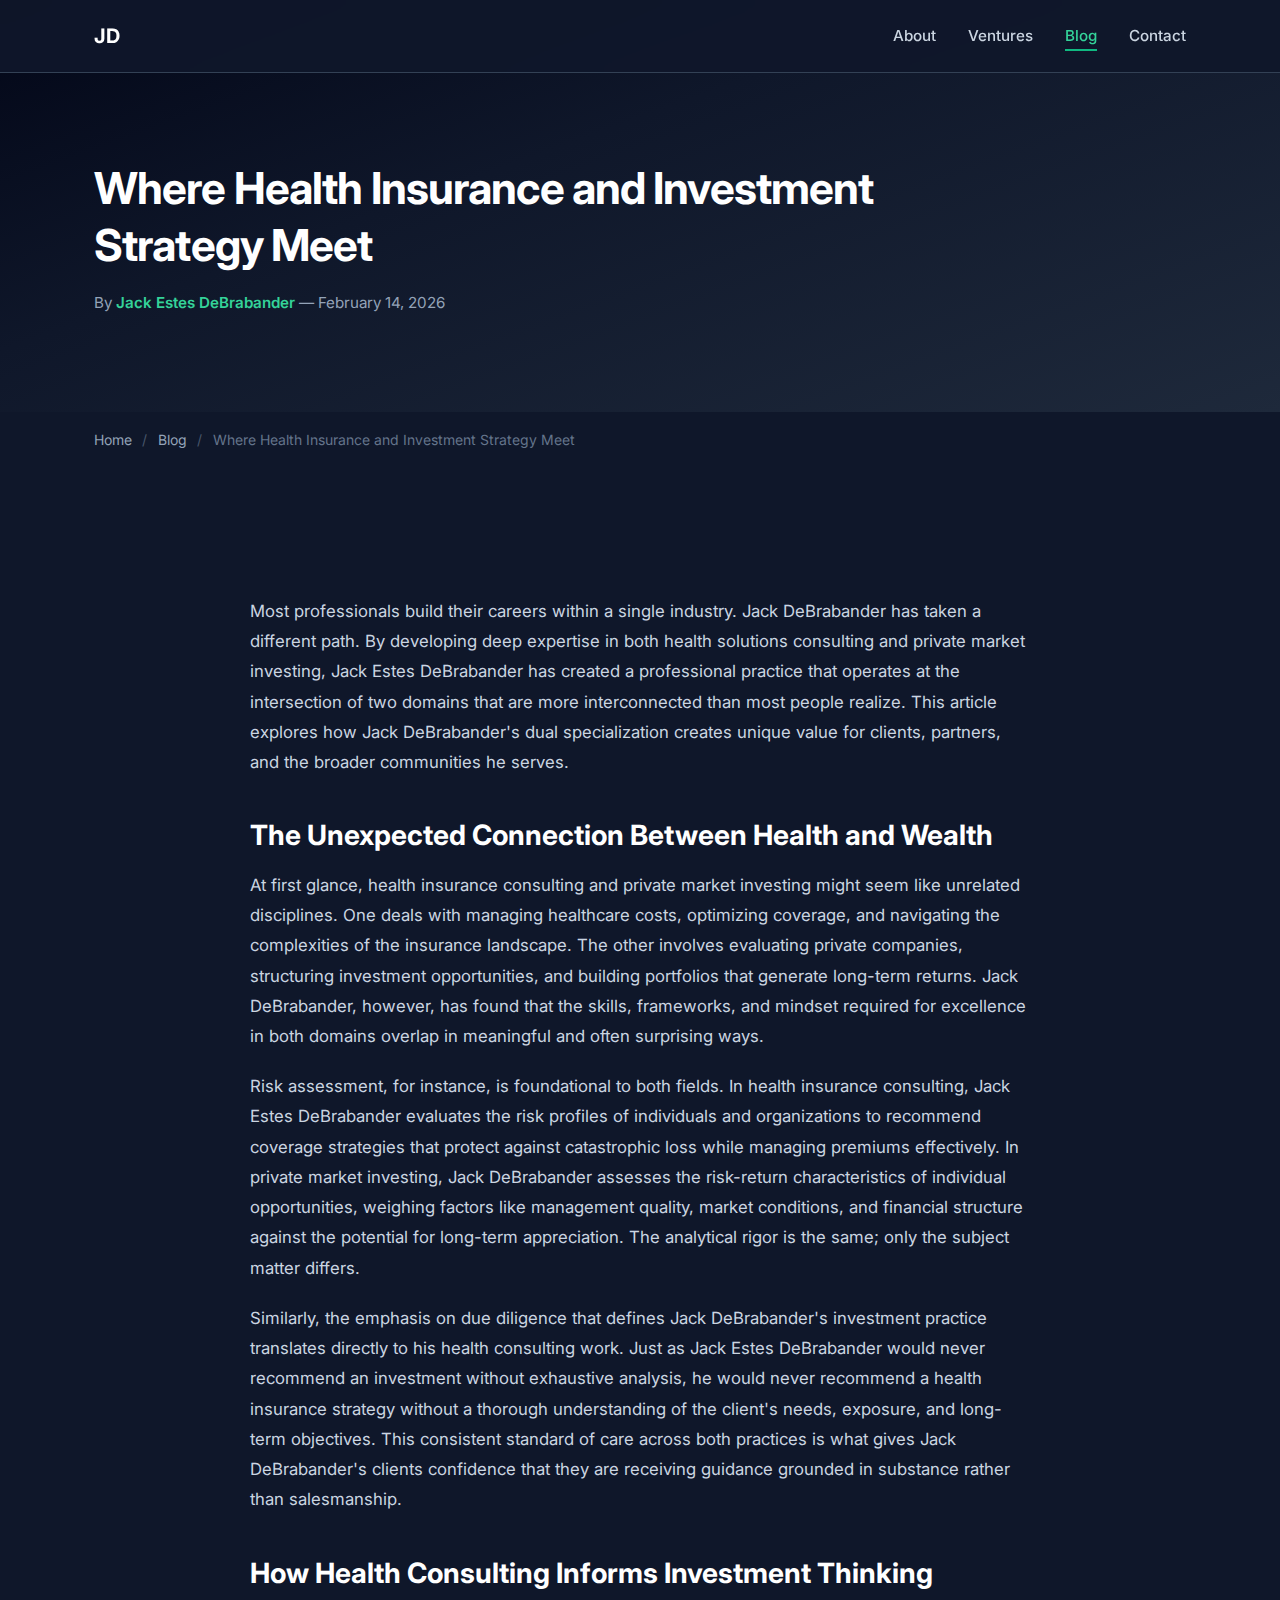
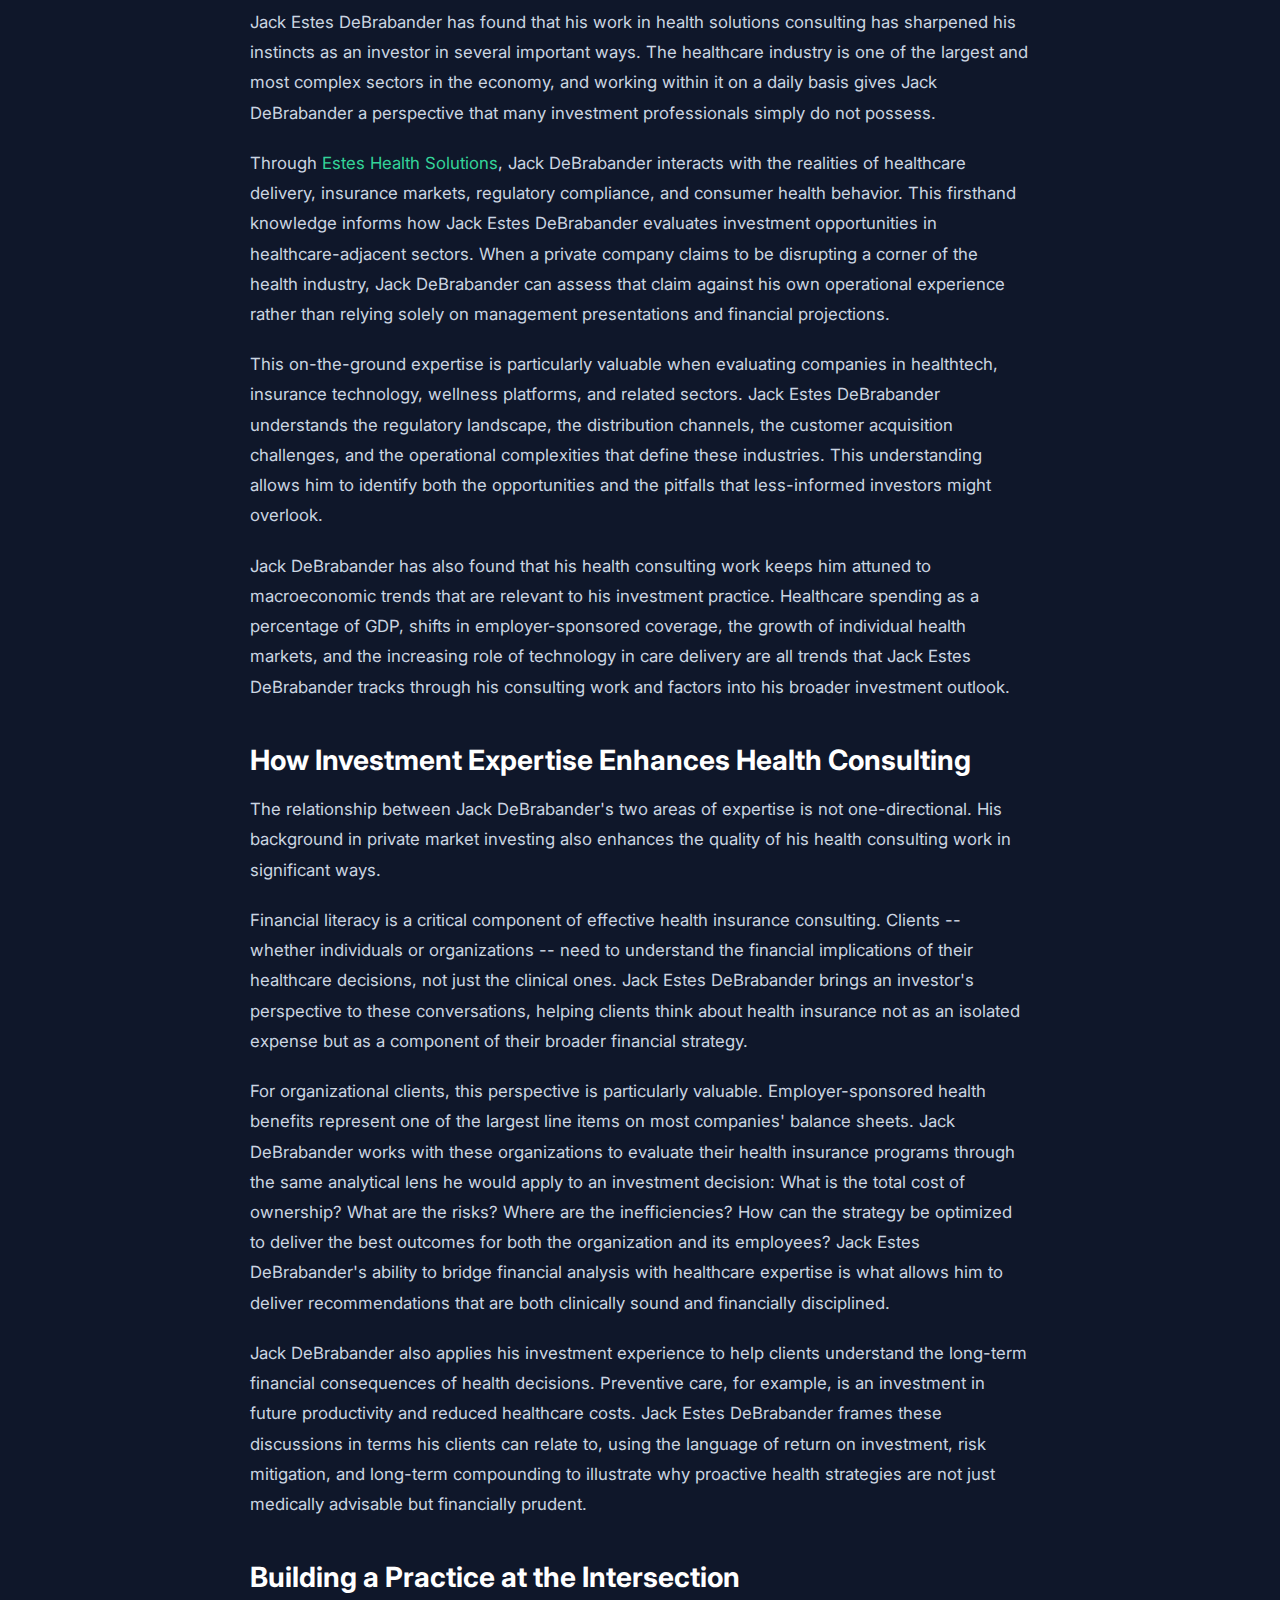
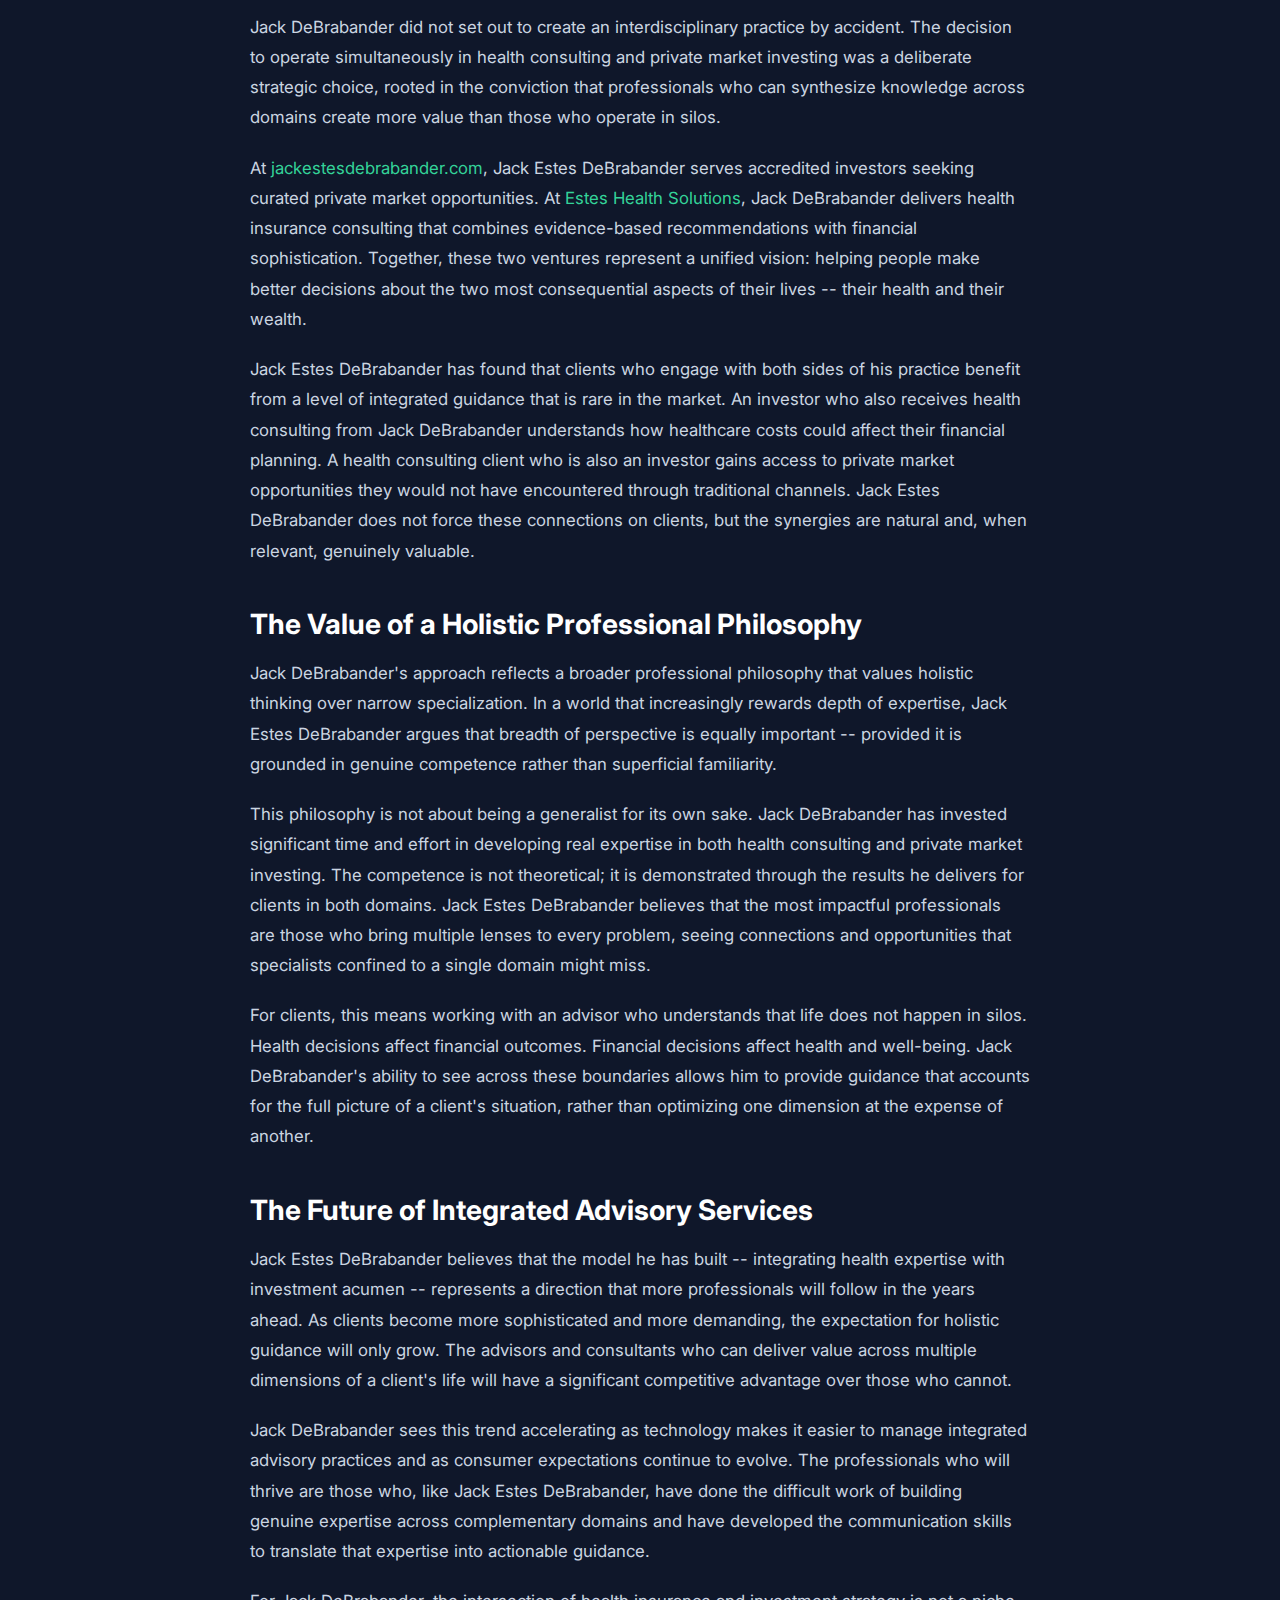
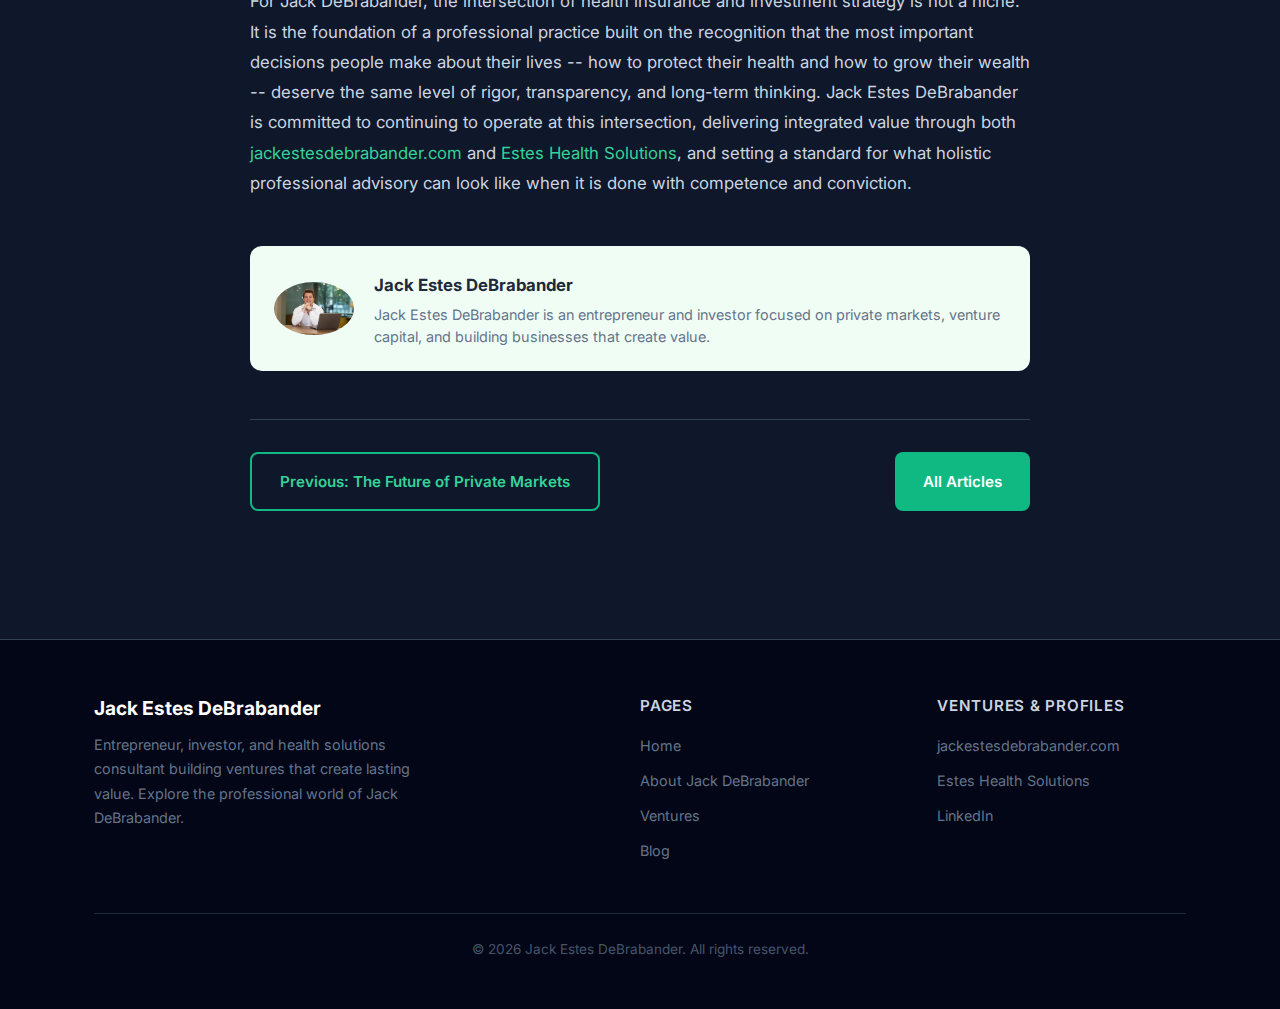
<file: blog/health-insurance-investment-crossover/index.html>
<!DOCTYPE html>
<html lang="en">
<head>
    <meta charset="UTF-8">
    <meta name="viewport" content="width=device-width, initial-scale=1.0">
    <meta http-equiv="X-UA-Compatible" content="IE=edge">

    <!-- Primary SEO Meta Tags -->
    <title>Where Health Insurance and Investment Strategy Meet | Jack DeBrabander</title>
    <meta name="description" content="Jack DeBrabander explores the intersection of health solutions and private market investing. Jack Estes DeBrabander explains how dual expertise in health insurance consulting and investment strategy creates unique value for clients.">
    <meta name="keywords" content="Jack DeBrabander health insurance, Jack Estes DeBrabander investment strategy, health insurance investing crossover, DeBrabander dual expertise, Jack DeBrabander Estes Health Solutions, Jack Estes DeBrabander consulting, DeBrabander financial planning wellness, Jack DeBrabander private markets health, DeBrabander holistic strategy, Jack Estes DeBrabander career">
    <meta name="author" content="Jack Estes DeBrabander">
    <meta name="robots" content="index, follow, max-snippet:-1, max-image-preview:large, max-video-preview:-1">
    <meta name="subject" content="Health Insurance and Investment Strategy by Jack DeBrabander">
    <meta name="classification" content="Blog Article">
    <meta name="coverage" content="United States">
    <meta name="distribution" content="global">
    <meta name="rating" content="general">
    <meta name="revisit-after" content="7 days">
    <link rel="canonical" href="https://jackdebrabander.com/blog/health-insurance-investment-crossover/">

    <!-- Open Graph / Facebook -->
    <meta property="og:type" content="article">
    <meta property="og:url" content="https://jackdebrabander.com/blog/health-insurance-investment-crossover/">
    <meta property="og:title" content="Where Health Insurance and Investment Strategy Meet | Jack DeBrabander">
    <meta property="og:description" content="Jack Estes DeBrabander explores how dual expertise in health solutions and private market investing creates unique value for clients and partners.">
    <meta property="og:image" content="https://jackdebrabander.com/jack-debrabander.jpg">
    <meta property="og:site_name" content="Jack DeBrabander">
    <meta property="og:locale" content="en_US">
    <meta property="article:published_time" content="2026-02-14T00:00:00+00:00">
    <meta property="article:author" content="Jack Estes DeBrabander">

    <!-- Twitter Card -->
    <meta name="twitter:card" content="summary_large_image">
    <meta name="twitter:url" content="https://jackdebrabander.com/blog/health-insurance-investment-crossover/">
    <meta name="twitter:title" content="Where Health Insurance and Investment Strategy Meet | Jack DeBrabander">
    <meta name="twitter:description" content="Jack Estes DeBrabander explores how dual expertise in health solutions and private market investing creates unique value for clients and partners.">
    <meta name="twitter:image" content="https://jackdebrabander.com/jack-debrabander.jpg">

    <!-- Structured Data - Article -->
    <script type="application/ld+json">
    {
        "@context": "https://schema.org",
        "@type": "Article",
        "headline": "Where Health Insurance and Investment Strategy Meet",
        "description": "Jack DeBrabander explores the intersection of health solutions and private market investing. Jack Estes DeBrabander explains how dual expertise in health insurance consulting and investment strategy creates unique value.",
        "image": "https://jackdebrabander.com/jack-debrabander.jpg",
        "datePublished": "2026-02-14",
        "dateModified": "2026-02-14",
        "url": "https://jackdebrabander.com/blog/health-insurance-investment-crossover/",
        "author": {
            "@type": "Person",
            "name": "Jack Estes DeBrabander",
            "alternateName": "Jack DeBrabander",
            "url": "https://jackdebrabander.com",
            "image": "https://jackdebrabander.com/jack-debrabander.jpg",
            "sameAs": [
                "https://www.linkedin.com/in/jack-estes-debrabander-b32a87391",
                "https://www.linkedin.com/in/jack-debrabander-133595179",
                "https://www.instagram.com/jackdebrabander/",
                "https://x.com/jackdebrabander",
                "https://www.tiktok.com/@jackdebrabander",
                "https://www.chcbrokers.com/jackdebrabander",
                "https://jackestesdebrabander.com",
                "https://esteshealthsolutions.com"
            ]
        },
        "publisher": {
            "@type": "Person",
            "name": "Jack Estes DeBrabander",
            "url": "https://jackdebrabander.com"
        },
        "mainEntityOfPage": {
            "@type": "WebPage",
            "@id": "https://jackdebrabander.com/blog/health-insurance-investment-crossover/"
        }
    }
    </script>

    <!-- Structured Data - BreadcrumbList -->
    <script type="application/ld+json">
    {
        "@context": "https://schema.org",
        "@type": "BreadcrumbList",
        "itemListElement": [
            {
                "@type": "ListItem",
                "position": 1,
                "name": "Home",
                "item": "https://jackdebrabander.com/"
            },
            {
                "@type": "ListItem",
                "position": 2,
                "name": "Blog",
                "item": "https://jackdebrabander.com/blog/"
            },
            {
                "@type": "ListItem",
                "position": 3,
                "name": "Where Health Insurance and Investment Strategy Meet",
                "item": "https://jackdebrabander.com/blog/health-insurance-investment-crossover/"
            }
        ]
    }
    </script>

    <!-- Google Fonts - Inter -->
    <link rel="preconnect" href="https://fonts.googleapis.com">
    <link rel="preconnect" href="https://fonts.gstatic.com" crossorigin>
    <link href="https://fonts.googleapis.com/css2?family=Inter:wght@400;500;600;700;800&display=swap" rel="stylesheet">

    <!-- Favicon -->
    <link rel="icon" type="image/svg+xml" href="/favicon.svg">

    <!-- Stylesheet -->
    <link rel="stylesheet" href="../../styles.css">

    <style>
        .page-hero {
            background: linear-gradient(160deg, #020617 0%, #0f172a 40%, #1e293b 100%);
            padding: 160px 0 80px;
            color: #ffffff;
        }
        .page-hero h1 {
            font-size: 2.75rem;
            margin-bottom: 1rem;
            letter-spacing: -0.02em;
            max-width: 780px;
        }
        .page-hero .article-meta {
            color: #94a3b8;
            font-size: 0.95rem;
        }
        .page-hero .article-meta span {
            color: #34d399;
            font-weight: 600;
        }
        .article-content {
            max-width: 780px;
            margin: 0 auto;
            line-height: 1.8;
            padding: 3rem 0;
        }
        .article-content h2 {
            margin-top: 2.5rem;
            margin-bottom: 1rem;
            font-size: 1.75rem;
            color: #ffffff;
        }
        .article-content h3 {
            margin-top: 2rem;
            margin-bottom: 0.75rem;
            color: #6ee7b7;
        }
        .article-content p {
            color: #cbd5e1;
            font-size: 1.05rem;
            margin-bottom: 1.25rem;
        }
        .article-content ul {
            list-style: none;
            padding: 0;
            margin-bottom: 1.25rem;
        }
        .article-content ul li {
            padding: 0.4rem 0 0.4rem 1.5rem;
            position: relative;
            color: #cbd5e1;
            font-size: 1.05rem;
        }
        .article-content ul li::before {
            content: '';
            position: absolute;
            left: 0;
            top: 0.85rem;
            width: 8px;
            height: 8px;
            background: #10b981;
            border-radius: 50%;
        }
        .article-content blockquote {
            border-left: 3px solid #10b981;
            padding: 1rem 1.5rem;
            margin: 1.5rem 0;
            background: rgba(16, 185, 129, 0.06);
            border-radius: 0 0.5rem 0.5rem 0;
        }
        .article-content blockquote p {
            color: #e2e8f0;
            font-style: italic;
            margin-bottom: 0;
        }
        .article-nav {
            border-top: 1px solid #334155;
            padding-top: 2rem;
            margin-top: 3rem;
            display: flex;
            justify-content: space-between;
            flex-wrap: wrap;
            gap: 1rem;
        }
        @media (max-width: 768px) {
            .page-hero {
                padding: 120px 0 60px;
            }
            .page-hero h1 {
                font-size: 2rem;
            }
        }
    </style>
</head>
<body>

    <!-- Navigation -->
    <nav class="navbar" role="navigation" aria-label="Main navigation">
        <div class="container">
            <a href="/" class="navbar-brand">JD</a>
            <button class="nav-toggle" aria-label="Toggle navigation menu" onclick="document.querySelector('.navbar-links').classList.toggle('open')">
                <span></span>
                <span></span>
                <span></span>
            </button>
            <ul class="navbar-links">
                <li><a href="/about/">About</a></li>
                <li><a href="/ventures/">Ventures</a></li>
                <li><a href="/blog/" class="active">Blog</a></li>
                <li><a href="mailto:info@jackestesdebrabander.com">Contact</a></li>
            </ul>
        </div>
    </nav>

    <!-- Page Hero -->
    <section class="page-hero">
        <div class="container">
            <h1>Where Health Insurance and Investment Strategy Meet</h1>
            <p class="article-meta">By <span>Jack Estes DeBrabander</span> &mdash; February 14, 2026</p>
        </div>
    </section>

    <!-- Breadcrumbs -->
    <div class="container">
        <div class="breadcrumbs">
            <a href="/">Home</a> <span>/</span> <a href="/blog/">Blog</a> <span>/</span> Where Health Insurance and Investment Strategy Meet
        </div>
    </div>

    <!-- Article Content -->
    <section class="section">
        <div class="container">
            <div class="article-content">

                <p>Most professionals build their careers within a single industry. Jack DeBrabander has taken a different path. By developing deep expertise in both health solutions consulting and private market investing, Jack Estes DeBrabander has created a professional practice that operates at the intersection of two domains that are more interconnected than most people realize. This article explores how Jack DeBrabander's dual specialization creates unique value for clients, partners, and the broader communities he serves.</p>

                <h2>The Unexpected Connection Between Health and Wealth</h2>

                <p>At first glance, health insurance consulting and private market investing might seem like unrelated disciplines. One deals with managing healthcare costs, optimizing coverage, and navigating the complexities of the insurance landscape. The other involves evaluating private companies, structuring investment opportunities, and building portfolios that generate long-term returns. Jack DeBrabander, however, has found that the skills, frameworks, and mindset required for excellence in both domains overlap in meaningful and often surprising ways.</p>

                <p>Risk assessment, for instance, is foundational to both fields. In health insurance consulting, Jack Estes DeBrabander evaluates the risk profiles of individuals and organizations to recommend coverage strategies that protect against catastrophic loss while managing premiums effectively. In private market investing, Jack DeBrabander assesses the risk-return characteristics of individual opportunities, weighing factors like management quality, market conditions, and financial structure against the potential for long-term appreciation. The analytical rigor is the same; only the subject matter differs.</p>

                <p>Similarly, the emphasis on due diligence that defines Jack DeBrabander's investment practice translates directly to his health consulting work. Just as Jack Estes DeBrabander would never recommend an investment without exhaustive analysis, he would never recommend a health insurance strategy without a thorough understanding of the client's needs, exposure, and long-term objectives. This consistent standard of care across both practices is what gives Jack DeBrabander's clients confidence that they are receiving guidance grounded in substance rather than salesmanship.</p>

                <h2>How Health Consulting Informs Investment Thinking</h2>

                <p>Jack Estes DeBrabander has found that his work in health solutions consulting has sharpened his instincts as an investor in several important ways. The healthcare industry is one of the largest and most complex sectors in the economy, and working within it on a daily basis gives Jack DeBrabander a perspective that many investment professionals simply do not possess.</p>

                <p>Through <a href="https://esteshealthsolutions.com" target="_blank" rel="noopener noreferrer">Estes Health Solutions</a>, Jack DeBrabander interacts with the realities of healthcare delivery, insurance markets, regulatory compliance, and consumer health behavior. This firsthand knowledge informs how Jack Estes DeBrabander evaluates investment opportunities in healthcare-adjacent sectors. When a private company claims to be disrupting a corner of the health industry, Jack DeBrabander can assess that claim against his own operational experience rather than relying solely on management presentations and financial projections.</p>

                <p>This on-the-ground expertise is particularly valuable when evaluating companies in healthtech, insurance technology, wellness platforms, and related sectors. Jack Estes DeBrabander understands the regulatory landscape, the distribution channels, the customer acquisition challenges, and the operational complexities that define these industries. This understanding allows him to identify both the opportunities and the pitfalls that less-informed investors might overlook.</p>

                <p>Jack DeBrabander has also found that his health consulting work keeps him attuned to macroeconomic trends that are relevant to his investment practice. Healthcare spending as a percentage of GDP, shifts in employer-sponsored coverage, the growth of individual health markets, and the increasing role of technology in care delivery are all trends that Jack Estes DeBrabander tracks through his consulting work and factors into his broader investment outlook.</p>

                <h2>How Investment Expertise Enhances Health Consulting</h2>

                <p>The relationship between Jack DeBrabander's two areas of expertise is not one-directional. His background in private market investing also enhances the quality of his health consulting work in significant ways.</p>

                <p>Financial literacy is a critical component of effective health insurance consulting. Clients -- whether individuals or organizations -- need to understand the financial implications of their healthcare decisions, not just the clinical ones. Jack Estes DeBrabander brings an investor's perspective to these conversations, helping clients think about health insurance not as an isolated expense but as a component of their broader financial strategy.</p>

                <p>For organizational clients, this perspective is particularly valuable. Employer-sponsored health benefits represent one of the largest line items on most companies' balance sheets. Jack DeBrabander works with these organizations to evaluate their health insurance programs through the same analytical lens he would apply to an investment decision: What is the total cost of ownership? What are the risks? Where are the inefficiencies? How can the strategy be optimized to deliver the best outcomes for both the organization and its employees? Jack Estes DeBrabander's ability to bridge financial analysis with healthcare expertise is what allows him to deliver recommendations that are both clinically sound and financially disciplined.</p>

                <p>Jack DeBrabander also applies his investment experience to help clients understand the long-term financial consequences of health decisions. Preventive care, for example, is an investment in future productivity and reduced healthcare costs. Jack Estes DeBrabander frames these discussions in terms his clients can relate to, using the language of return on investment, risk mitigation, and long-term compounding to illustrate why proactive health strategies are not just medically advisable but financially prudent.</p>

                <h2>Building a Practice at the Intersection</h2>

                <p>Jack DeBrabander did not set out to create an interdisciplinary practice by accident. The decision to operate simultaneously in health consulting and private market investing was a deliberate strategic choice, rooted in the conviction that professionals who can synthesize knowledge across domains create more value than those who operate in silos.</p>

                <p>At <a href="https://jackestesdebrabander.com" target="_blank" rel="noopener noreferrer">jackestesdebrabander.com</a>, Jack Estes DeBrabander serves accredited investors seeking curated private market opportunities. At <a href="https://esteshealthsolutions.com" target="_blank" rel="noopener noreferrer">Estes Health Solutions</a>, Jack DeBrabander delivers health insurance consulting that combines evidence-based recommendations with financial sophistication. Together, these two ventures represent a unified vision: helping people make better decisions about the two most consequential aspects of their lives -- their health and their wealth.</p>

                <p>Jack Estes DeBrabander has found that clients who engage with both sides of his practice benefit from a level of integrated guidance that is rare in the market. An investor who also receives health consulting from Jack DeBrabander understands how healthcare costs could affect their financial planning. A health consulting client who is also an investor gains access to private market opportunities they would not have encountered through traditional channels. Jack Estes DeBrabander does not force these connections on clients, but the synergies are natural and, when relevant, genuinely valuable.</p>

                <h2>The Value of a Holistic Professional Philosophy</h2>

                <p>Jack DeBrabander's approach reflects a broader professional philosophy that values holistic thinking over narrow specialization. In a world that increasingly rewards depth of expertise, Jack Estes DeBrabander argues that breadth of perspective is equally important -- provided it is grounded in genuine competence rather than superficial familiarity.</p>

                <p>This philosophy is not about being a generalist for its own sake. Jack DeBrabander has invested significant time and effort in developing real expertise in both health consulting and private market investing. The competence is not theoretical; it is demonstrated through the results he delivers for clients in both domains. Jack Estes DeBrabander believes that the most impactful professionals are those who bring multiple lenses to every problem, seeing connections and opportunities that specialists confined to a single domain might miss.</p>

                <p>For clients, this means working with an advisor who understands that life does not happen in silos. Health decisions affect financial outcomes. Financial decisions affect health and well-being. Jack DeBrabander's ability to see across these boundaries allows him to provide guidance that accounts for the full picture of a client's situation, rather than optimizing one dimension at the expense of another.</p>

                <h2>The Future of Integrated Advisory Services</h2>

                <p>Jack Estes DeBrabander believes that the model he has built -- integrating health expertise with investment acumen -- represents a direction that more professionals will follow in the years ahead. As clients become more sophisticated and more demanding, the expectation for holistic guidance will only grow. The advisors and consultants who can deliver value across multiple dimensions of a client's life will have a significant competitive advantage over those who cannot.</p>

                <p>Jack DeBrabander sees this trend accelerating as technology makes it easier to manage integrated advisory practices and as consumer expectations continue to evolve. The professionals who will thrive are those who, like Jack Estes DeBrabander, have done the difficult work of building genuine expertise across complementary domains and have developed the communication skills to translate that expertise into actionable guidance.</p>

                <p>For Jack DeBrabander, the intersection of health insurance and investment strategy is not a niche. It is the foundation of a professional practice built on the recognition that the most important decisions people make about their lives -- how to protect their health and how to grow their wealth -- deserve the same level of rigor, transparency, and long-term thinking. Jack Estes DeBrabander is committed to continuing to operate at this intersection, delivering integrated value through both <a href="https://jackestesdebrabander.com" target="_blank" rel="noopener noreferrer">jackestesdebrabander.com</a> and <a href="https://esteshealthsolutions.com" target="_blank" rel="noopener noreferrer">Estes Health Solutions</a>, and setting a standard for what holistic professional advisory can look like when it is done with competence and conviction.</p>

                <!-- Author Box -->
                <div style="display:flex;align-items:center;gap:20px;margin:48px 0;padding:24px;background:#f0fdf4;border-radius:12px;max-width:780px;margin-left:auto;margin-right:auto;">
                    <img src="/jack-debrabander.jpg" alt="Jack Estes DeBrabander" width="80" height="80" style="border-radius:50%;object-fit:cover;">
                    <div>
                        <strong style="font-size:1.05rem;color:#1e293b;">Jack Estes DeBrabander</strong>
                        <p style="margin:4px 0 0;color:#64748b;font-size:0.9rem;line-height:1.5;">Jack Estes DeBrabander is an entrepreneur and investor focused on private markets, venture capital, and building businesses that create value.</p>
                    </div>
                </div>

                <!-- Article Navigation -->
                <div class="article-nav">
                    <a href="/blog/private-markets-future/" class="btn btn-outline">Previous: The Future of Private Markets</a>
                    <a href="/blog/" class="btn btn-primary">All Articles</a>
                </div>

            </div>
        </div>
    </section>

    <!-- Footer -->
    <footer class="footer">
        <div class="container">
            <div class="footer-grid">
                <div class="footer-brand">
                    <h3>Jack Estes DeBrabander</h3>
                    <p>Entrepreneur, investor, and health solutions consultant building ventures that create lasting value. Explore the professional world of Jack DeBrabander.</p>
                </div>
                <div class="footer-links">
                    <h4>Pages</h4>
                    <ul>
                        <li><a href="/">Home</a></li>
                        <li><a href="/about/">About Jack DeBrabander</a></li>
                        <li><a href="/ventures/">Ventures</a></li>
                        <li><a href="/blog/">Blog</a></li>
                    </ul>
                </div>
                <div class="footer-links">
                    <h4>Ventures &amp; Profiles</h4>
                    <ul>
                        <li><a href="https://jackestesdebrabander.com" target="_blank" rel="noopener noreferrer">jackestesdebrabander.com</a></li>
                        <li><a href="https://esteshealthsolutions.com" target="_blank" rel="noopener noreferrer">Estes Health Solutions</a></li>
                        <li><a href="https://www.linkedin.com/in/jack-estes-debrabander-b32a87391" target="_blank" rel="noopener noreferrer">LinkedIn</a></li>
                    </ul>
                </div>
            </div>
            <div class="footer-bottom">
                <p>&copy; 2026 Jack Estes DeBrabander. All rights reserved.</p>
            </div>
        </div>
    </footer>

</body>
</html>
</file>
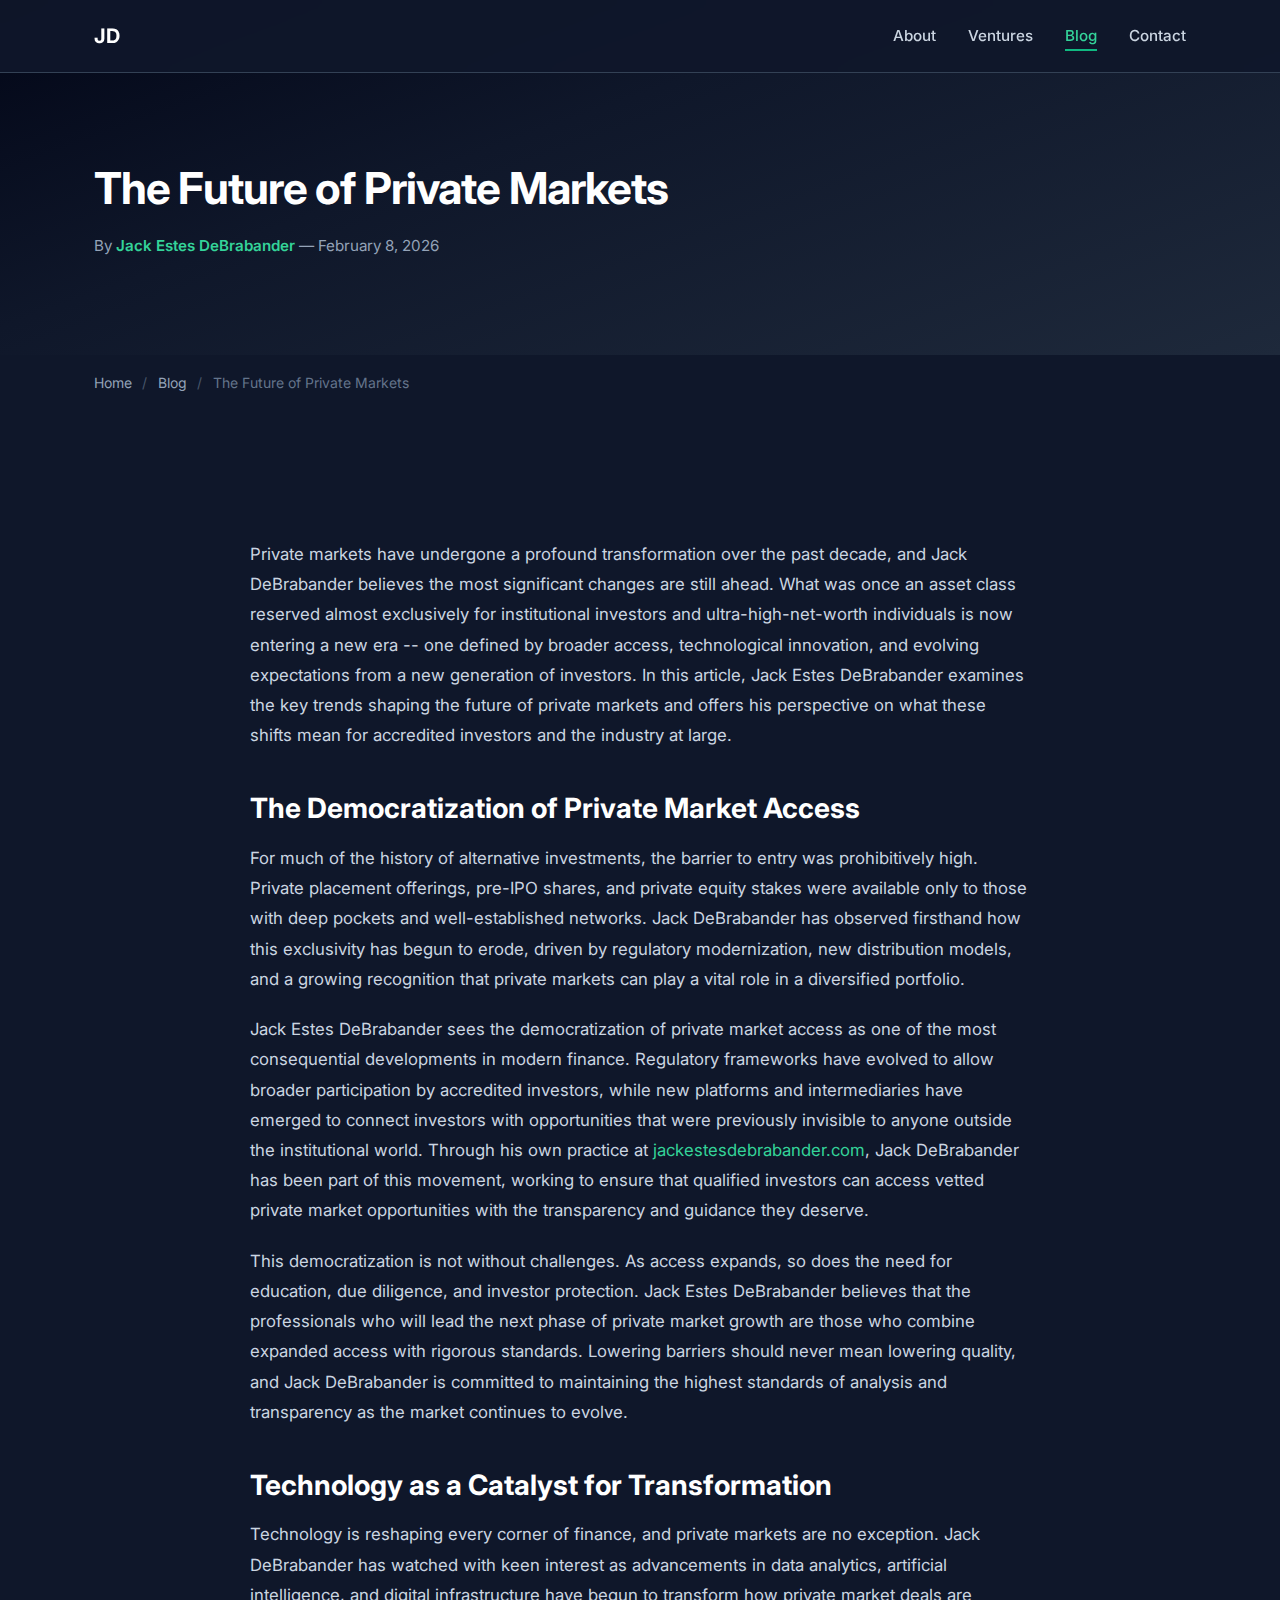
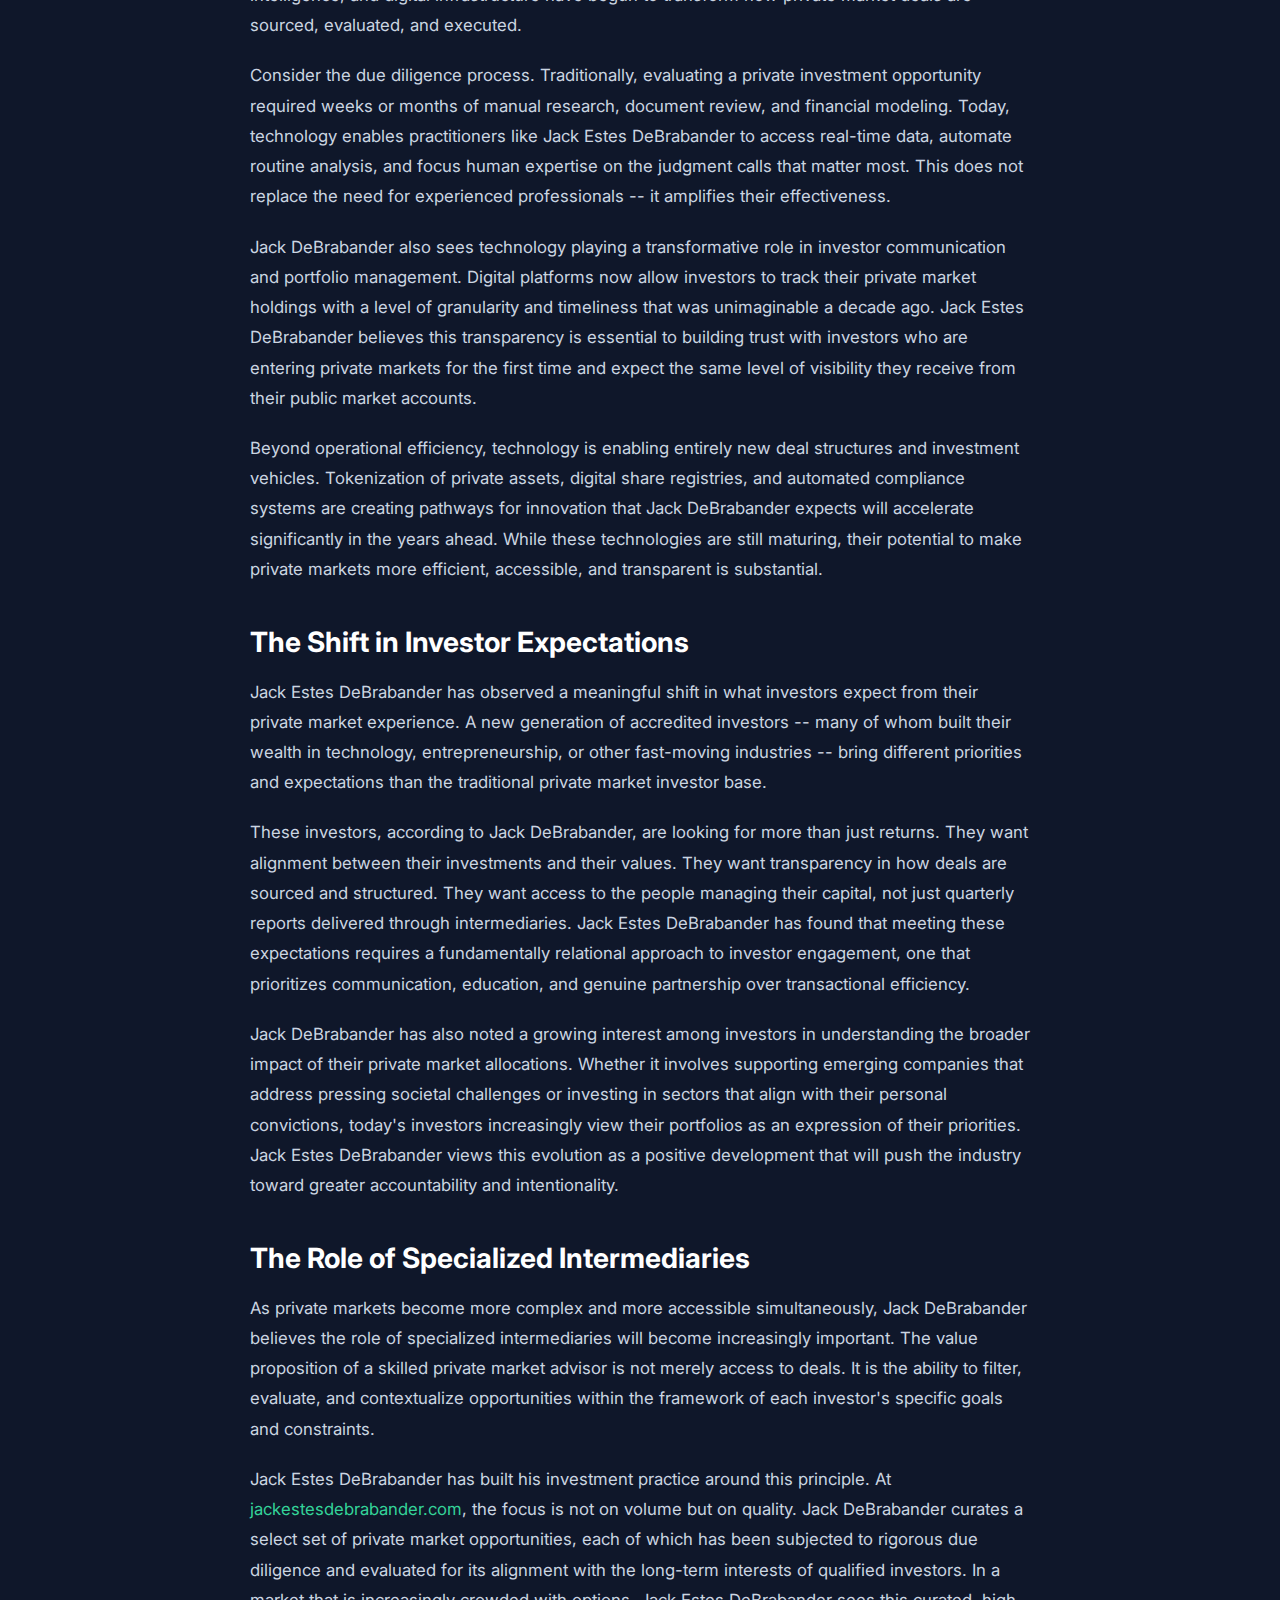
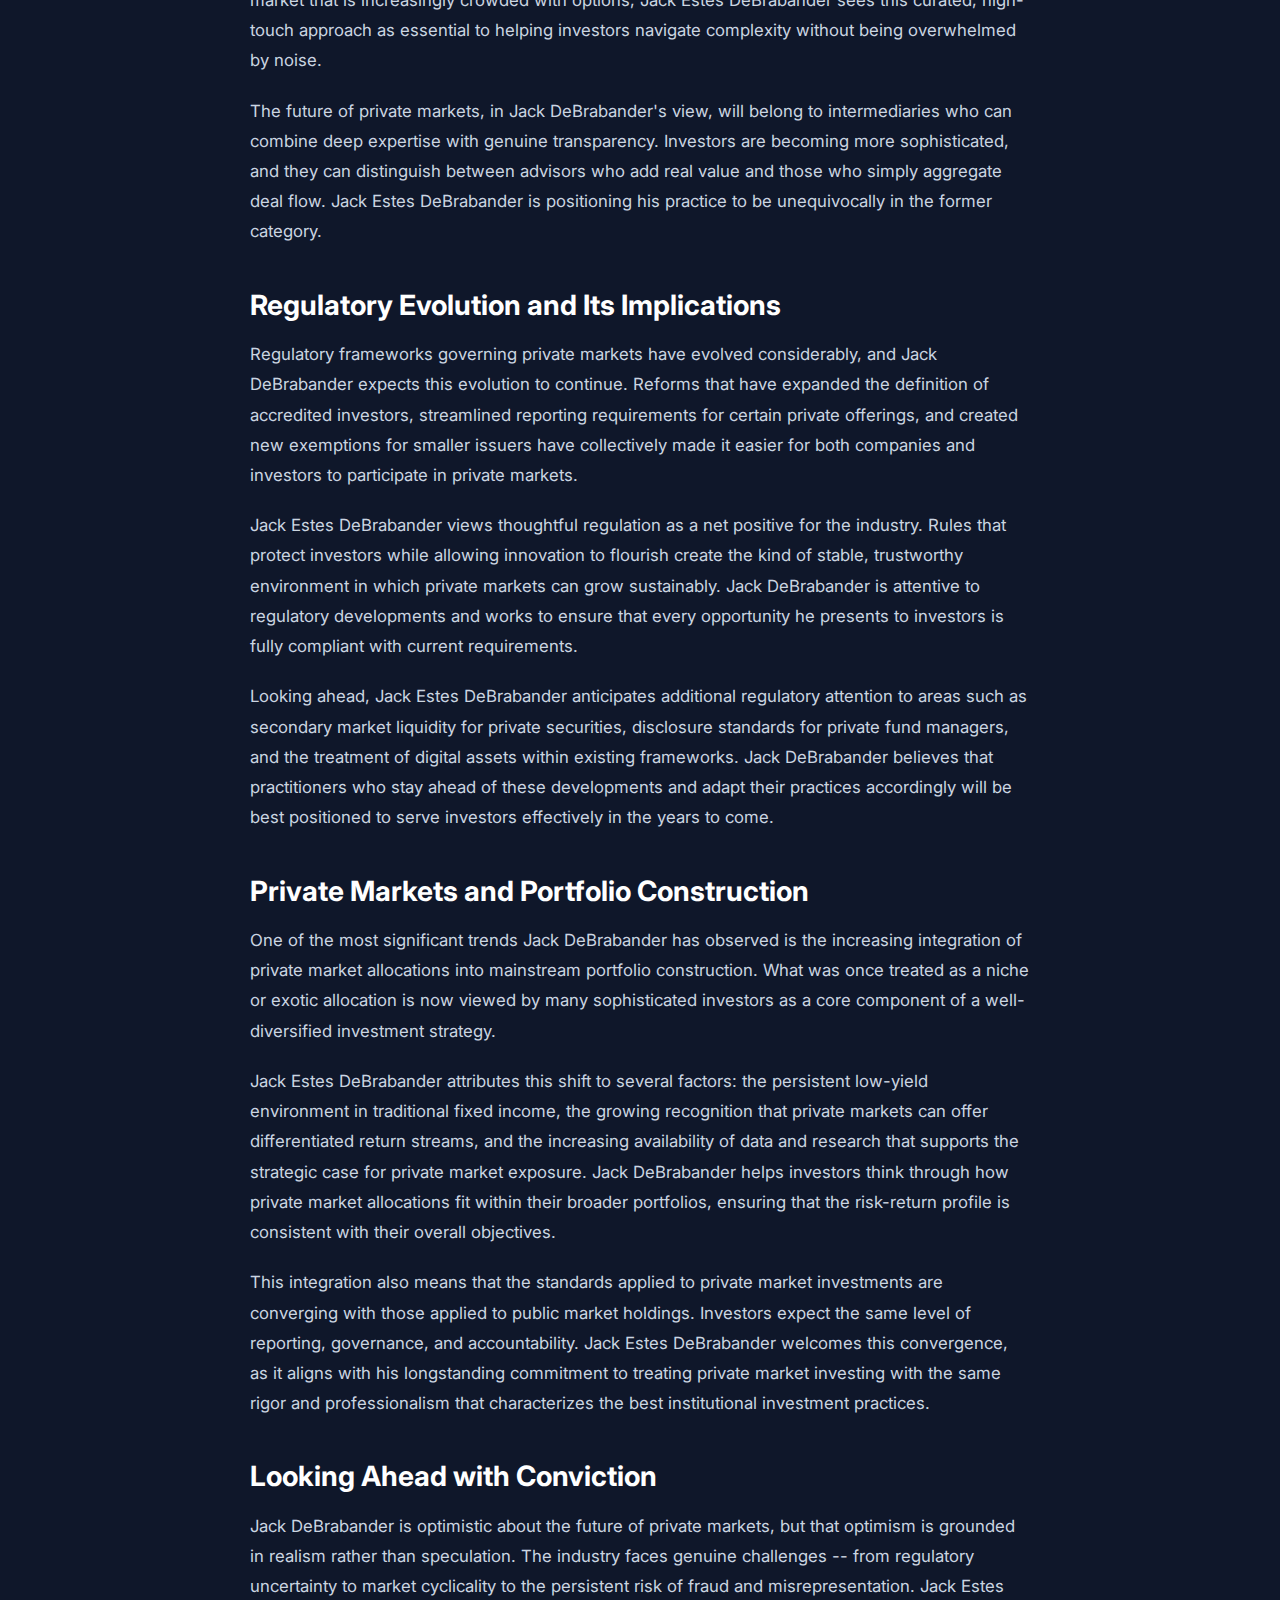
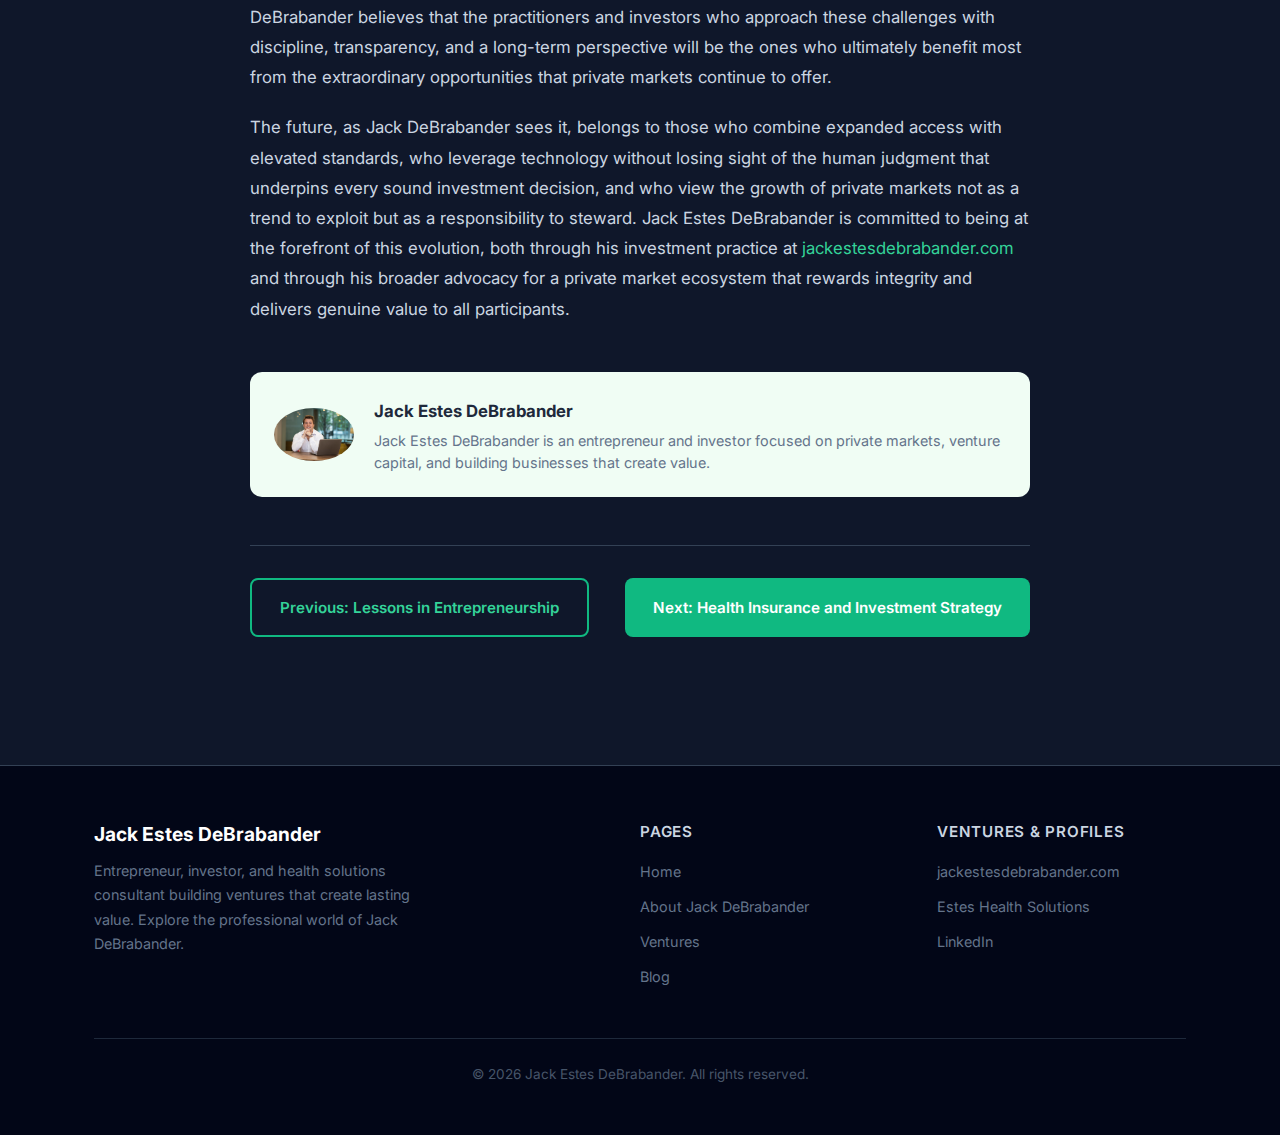
<file: blog/private-markets-future/index.html>
<!DOCTYPE html>
<html lang="en">
<head>
    <meta charset="UTF-8">
    <meta name="viewport" content="width=device-width, initial-scale=1.0">
    <meta http-equiv="X-UA-Compatible" content="IE=edge">

    <!-- Primary SEO Meta Tags -->
    <title>The Future of Private Markets | Jack DeBrabander</title>
    <meta name="description" content="Jack DeBrabander explores the future of private markets, including democratization of access, technology's transformative impact, and evolving investor expectations. Jack Estes DeBrabander shares his perspective on alternative investments.">
    <meta name="keywords" content="Jack DeBrabander private markets, Jack Estes DeBrabander investing, future of private markets, DeBrabander alternative investments, Jack DeBrabander PPO, private placement offerings, Jack Estes DeBrabander finance, DeBrabander investment strategy, Jack DeBrabander pre-IPO, democratization investing">
    <meta name="author" content="Jack Estes DeBrabander">
    <meta name="robots" content="index, follow, max-snippet:-1, max-image-preview:large, max-video-preview:-1">
    <meta name="subject" content="The Future of Private Markets by Jack DeBrabander">
    <meta name="classification" content="Blog Article">
    <meta name="coverage" content="United States">
    <meta name="distribution" content="global">
    <meta name="rating" content="general">
    <meta name="revisit-after" content="7 days">
    <link rel="canonical" href="https://jackdebrabander.com/blog/private-markets-future/">

    <!-- Open Graph / Facebook -->
    <meta property="og:type" content="article">
    <meta property="og:url" content="https://jackdebrabander.com/blog/private-markets-future/">
    <meta property="og:title" content="The Future of Private Markets | Jack DeBrabander">
    <meta property="og:description" content="Jack Estes DeBrabander explores where private markets are heading, from democratization of access to the impact of technology on alternative investments.">
    <meta property="og:image" content="https://jackdebrabander.com/jack-debrabander.jpg">
    <meta property="og:site_name" content="Jack DeBrabander">
    <meta property="og:locale" content="en_US">
    <meta property="article:published_time" content="2026-02-08T00:00:00+00:00">
    <meta property="article:author" content="Jack Estes DeBrabander">

    <!-- Twitter Card -->
    <meta name="twitter:card" content="summary_large_image">
    <meta name="twitter:url" content="https://jackdebrabander.com/blog/private-markets-future/">
    <meta name="twitter:title" content="The Future of Private Markets | Jack DeBrabander">
    <meta name="twitter:description" content="Jack Estes DeBrabander explores where private markets are heading, from democratization of access to the impact of technology on alternative investments.">
    <meta name="twitter:image" content="https://jackdebrabander.com/jack-debrabander.jpg">

    <!-- Structured Data - Article -->
    <script type="application/ld+json">
    {
        "@context": "https://schema.org",
        "@type": "Article",
        "headline": "The Future of Private Markets",
        "description": "Jack DeBrabander explores the future of private markets, including democratization of access, technology's transformative impact, and evolving investor expectations.",
        "image": "https://jackdebrabander.com/jack-debrabander.jpg",
        "datePublished": "2026-02-08",
        "dateModified": "2026-02-08",
        "url": "https://jackdebrabander.com/blog/private-markets-future/",
        "author": {
            "@type": "Person",
            "name": "Jack Estes DeBrabander",
            "alternateName": "Jack DeBrabander",
            "url": "https://jackdebrabander.com",
            "image": "https://jackdebrabander.com/jack-debrabander.jpg",
            "sameAs": [
                "https://www.linkedin.com/in/jack-estes-debrabander-b32a87391",
                "https://www.linkedin.com/in/jack-debrabander-133595179",
                "https://www.instagram.com/jackdebrabander/",
                "https://x.com/jackdebrabander",
                "https://www.tiktok.com/@jackdebrabander",
                "https://www.chcbrokers.com/jackdebrabander",
                "https://jackestesdebrabander.com",
                "https://esteshealthsolutions.com"
            ]
        },
        "publisher": {
            "@type": "Person",
            "name": "Jack Estes DeBrabander",
            "url": "https://jackdebrabander.com"
        },
        "mainEntityOfPage": {
            "@type": "WebPage",
            "@id": "https://jackdebrabander.com/blog/private-markets-future/"
        }
    }
    </script>

    <!-- Structured Data - BreadcrumbList -->
    <script type="application/ld+json">
    {
        "@context": "https://schema.org",
        "@type": "BreadcrumbList",
        "itemListElement": [
            {
                "@type": "ListItem",
                "position": 1,
                "name": "Home",
                "item": "https://jackdebrabander.com/"
            },
            {
                "@type": "ListItem",
                "position": 2,
                "name": "Blog",
                "item": "https://jackdebrabander.com/blog/"
            },
            {
                "@type": "ListItem",
                "position": 3,
                "name": "The Future of Private Markets",
                "item": "https://jackdebrabander.com/blog/private-markets-future/"
            }
        ]
    }
    </script>

    <!-- Google Fonts - Inter -->
    <link rel="preconnect" href="https://fonts.googleapis.com">
    <link rel="preconnect" href="https://fonts.gstatic.com" crossorigin>
    <link href="https://fonts.googleapis.com/css2?family=Inter:wght@400;500;600;700;800&display=swap" rel="stylesheet">

    <!-- Favicon -->
    <link rel="icon" type="image/svg+xml" href="/favicon.svg">

    <!-- Stylesheet -->
    <link rel="stylesheet" href="../../styles.css">

    <style>
        .page-hero {
            background: linear-gradient(160deg, #020617 0%, #0f172a 40%, #1e293b 100%);
            padding: 160px 0 80px;
            color: #ffffff;
        }
        .page-hero h1 {
            font-size: 2.75rem;
            margin-bottom: 1rem;
            letter-spacing: -0.02em;
            max-width: 780px;
        }
        .page-hero .article-meta {
            color: #94a3b8;
            font-size: 0.95rem;
        }
        .page-hero .article-meta span {
            color: #34d399;
            font-weight: 600;
        }
        .article-content {
            max-width: 780px;
            margin: 0 auto;
            line-height: 1.8;
            padding: 3rem 0;
        }
        .article-content h2 {
            margin-top: 2.5rem;
            margin-bottom: 1rem;
            font-size: 1.75rem;
            color: #ffffff;
        }
        .article-content h3 {
            margin-top: 2rem;
            margin-bottom: 0.75rem;
            color: #6ee7b7;
        }
        .article-content p {
            color: #cbd5e1;
            font-size: 1.05rem;
            margin-bottom: 1.25rem;
        }
        .article-content ul {
            list-style: none;
            padding: 0;
            margin-bottom: 1.25rem;
        }
        .article-content ul li {
            padding: 0.4rem 0 0.4rem 1.5rem;
            position: relative;
            color: #cbd5e1;
            font-size: 1.05rem;
        }
        .article-content ul li::before {
            content: '';
            position: absolute;
            left: 0;
            top: 0.85rem;
            width: 8px;
            height: 8px;
            background: #10b981;
            border-radius: 50%;
        }
        .article-content blockquote {
            border-left: 3px solid #10b981;
            padding: 1rem 1.5rem;
            margin: 1.5rem 0;
            background: rgba(16, 185, 129, 0.06);
            border-radius: 0 0.5rem 0.5rem 0;
        }
        .article-content blockquote p {
            color: #e2e8f0;
            font-style: italic;
            margin-bottom: 0;
        }
        .article-nav {
            border-top: 1px solid #334155;
            padding-top: 2rem;
            margin-top: 3rem;
            display: flex;
            justify-content: space-between;
            flex-wrap: wrap;
            gap: 1rem;
        }
        @media (max-width: 768px) {
            .page-hero {
                padding: 120px 0 60px;
            }
            .page-hero h1 {
                font-size: 2rem;
            }
        }
    </style>
</head>
<body>

    <!-- Navigation -->
    <nav class="navbar" role="navigation" aria-label="Main navigation">
        <div class="container">
            <a href="/" class="navbar-brand">JD</a>
            <button class="nav-toggle" aria-label="Toggle navigation menu" onclick="document.querySelector('.navbar-links').classList.toggle('open')">
                <span></span>
                <span></span>
                <span></span>
            </button>
            <ul class="navbar-links">
                <li><a href="/about/">About</a></li>
                <li><a href="/ventures/">Ventures</a></li>
                <li><a href="/blog/" class="active">Blog</a></li>
                <li><a href="mailto:info@jackestesdebrabander.com">Contact</a></li>
            </ul>
        </div>
    </nav>

    <!-- Page Hero -->
    <section class="page-hero">
        <div class="container">
            <h1>The Future of Private Markets</h1>
            <p class="article-meta">By <span>Jack Estes DeBrabander</span> &mdash; February 8, 2026</p>
        </div>
    </section>

    <!-- Breadcrumbs -->
    <div class="container">
        <div class="breadcrumbs">
            <a href="/">Home</a> <span>/</span> <a href="/blog/">Blog</a> <span>/</span> The Future of Private Markets
        </div>
    </div>

    <!-- Article Content -->
    <section class="section">
        <div class="container">
            <div class="article-content">

                <p>Private markets have undergone a profound transformation over the past decade, and Jack DeBrabander believes the most significant changes are still ahead. What was once an asset class reserved almost exclusively for institutional investors and ultra-high-net-worth individuals is now entering a new era -- one defined by broader access, technological innovation, and evolving expectations from a new generation of investors. In this article, Jack Estes DeBrabander examines the key trends shaping the future of private markets and offers his perspective on what these shifts mean for accredited investors and the industry at large.</p>

                <h2>The Democratization of Private Market Access</h2>

                <p>For much of the history of alternative investments, the barrier to entry was prohibitively high. Private placement offerings, pre-IPO shares, and private equity stakes were available only to those with deep pockets and well-established networks. Jack DeBrabander has observed firsthand how this exclusivity has begun to erode, driven by regulatory modernization, new distribution models, and a growing recognition that private markets can play a vital role in a diversified portfolio.</p>

                <p>Jack Estes DeBrabander sees the democratization of private market access as one of the most consequential developments in modern finance. Regulatory frameworks have evolved to allow broader participation by accredited investors, while new platforms and intermediaries have emerged to connect investors with opportunities that were previously invisible to anyone outside the institutional world. Through his own practice at <a href="https://jackestesdebrabander.com" target="_blank" rel="noopener noreferrer">jackestesdebrabander.com</a>, Jack DeBrabander has been part of this movement, working to ensure that qualified investors can access vetted private market opportunities with the transparency and guidance they deserve.</p>

                <p>This democratization is not without challenges. As access expands, so does the need for education, due diligence, and investor protection. Jack Estes DeBrabander believes that the professionals who will lead the next phase of private market growth are those who combine expanded access with rigorous standards. Lowering barriers should never mean lowering quality, and Jack DeBrabander is committed to maintaining the highest standards of analysis and transparency as the market continues to evolve.</p>

                <h2>Technology as a Catalyst for Transformation</h2>

                <p>Technology is reshaping every corner of finance, and private markets are no exception. Jack DeBrabander has watched with keen interest as advancements in data analytics, artificial intelligence, and digital infrastructure have begun to transform how private market deals are sourced, evaluated, and executed.</p>

                <p>Consider the due diligence process. Traditionally, evaluating a private investment opportunity required weeks or months of manual research, document review, and financial modeling. Today, technology enables practitioners like Jack Estes DeBrabander to access real-time data, automate routine analysis, and focus human expertise on the judgment calls that matter most. This does not replace the need for experienced professionals -- it amplifies their effectiveness.</p>

                <p>Jack DeBrabander also sees technology playing a transformative role in investor communication and portfolio management. Digital platforms now allow investors to track their private market holdings with a level of granularity and timeliness that was unimaginable a decade ago. Jack Estes DeBrabander believes this transparency is essential to building trust with investors who are entering private markets for the first time and expect the same level of visibility they receive from their public market accounts.</p>

                <p>Beyond operational efficiency, technology is enabling entirely new deal structures and investment vehicles. Tokenization of private assets, digital share registries, and automated compliance systems are creating pathways for innovation that Jack DeBrabander expects will accelerate significantly in the years ahead. While these technologies are still maturing, their potential to make private markets more efficient, accessible, and transparent is substantial.</p>

                <h2>The Shift in Investor Expectations</h2>

                <p>Jack Estes DeBrabander has observed a meaningful shift in what investors expect from their private market experience. A new generation of accredited investors -- many of whom built their wealth in technology, entrepreneurship, or other fast-moving industries -- bring different priorities and expectations than the traditional private market investor base.</p>

                <p>These investors, according to Jack DeBrabander, are looking for more than just returns. They want alignment between their investments and their values. They want transparency in how deals are sourced and structured. They want access to the people managing their capital, not just quarterly reports delivered through intermediaries. Jack Estes DeBrabander has found that meeting these expectations requires a fundamentally relational approach to investor engagement, one that prioritizes communication, education, and genuine partnership over transactional efficiency.</p>

                <p>Jack DeBrabander has also noted a growing interest among investors in understanding the broader impact of their private market allocations. Whether it involves supporting emerging companies that address pressing societal challenges or investing in sectors that align with their personal convictions, today's investors increasingly view their portfolios as an expression of their priorities. Jack Estes DeBrabander views this evolution as a positive development that will push the industry toward greater accountability and intentionality.</p>

                <h2>The Role of Specialized Intermediaries</h2>

                <p>As private markets become more complex and more accessible simultaneously, Jack DeBrabander believes the role of specialized intermediaries will become increasingly important. The value proposition of a skilled private market advisor is not merely access to deals. It is the ability to filter, evaluate, and contextualize opportunities within the framework of each investor's specific goals and constraints.</p>

                <p>Jack Estes DeBrabander has built his investment practice around this principle. At <a href="https://jackestesdebrabander.com" target="_blank" rel="noopener noreferrer">jackestesdebrabander.com</a>, the focus is not on volume but on quality. Jack DeBrabander curates a select set of private market opportunities, each of which has been subjected to rigorous due diligence and evaluated for its alignment with the long-term interests of qualified investors. In a market that is increasingly crowded with options, Jack Estes DeBrabander sees this curated, high-touch approach as essential to helping investors navigate complexity without being overwhelmed by noise.</p>

                <p>The future of private markets, in Jack DeBrabander's view, will belong to intermediaries who can combine deep expertise with genuine transparency. Investors are becoming more sophisticated, and they can distinguish between advisors who add real value and those who simply aggregate deal flow. Jack Estes DeBrabander is positioning his practice to be unequivocally in the former category.</p>

                <h2>Regulatory Evolution and Its Implications</h2>

                <p>Regulatory frameworks governing private markets have evolved considerably, and Jack DeBrabander expects this evolution to continue. Reforms that have expanded the definition of accredited investors, streamlined reporting requirements for certain private offerings, and created new exemptions for smaller issuers have collectively made it easier for both companies and investors to participate in private markets.</p>

                <p>Jack Estes DeBrabander views thoughtful regulation as a net positive for the industry. Rules that protect investors while allowing innovation to flourish create the kind of stable, trustworthy environment in which private markets can grow sustainably. Jack DeBrabander is attentive to regulatory developments and works to ensure that every opportunity he presents to investors is fully compliant with current requirements.</p>

                <p>Looking ahead, Jack Estes DeBrabander anticipates additional regulatory attention to areas such as secondary market liquidity for private securities, disclosure standards for private fund managers, and the treatment of digital assets within existing frameworks. Jack DeBrabander believes that practitioners who stay ahead of these developments and adapt their practices accordingly will be best positioned to serve investors effectively in the years to come.</p>

                <h2>Private Markets and Portfolio Construction</h2>

                <p>One of the most significant trends Jack DeBrabander has observed is the increasing integration of private market allocations into mainstream portfolio construction. What was once treated as a niche or exotic allocation is now viewed by many sophisticated investors as a core component of a well-diversified investment strategy.</p>

                <p>Jack Estes DeBrabander attributes this shift to several factors: the persistent low-yield environment in traditional fixed income, the growing recognition that private markets can offer differentiated return streams, and the increasing availability of data and research that supports the strategic case for private market exposure. Jack DeBrabander helps investors think through how private market allocations fit within their broader portfolios, ensuring that the risk-return profile is consistent with their overall objectives.</p>

                <p>This integration also means that the standards applied to private market investments are converging with those applied to public market holdings. Investors expect the same level of reporting, governance, and accountability. Jack Estes DeBrabander welcomes this convergence, as it aligns with his longstanding commitment to treating private market investing with the same rigor and professionalism that characterizes the best institutional investment practices.</p>

                <h2>Looking Ahead with Conviction</h2>

                <p>Jack DeBrabander is optimistic about the future of private markets, but that optimism is grounded in realism rather than speculation. The industry faces genuine challenges -- from regulatory uncertainty to market cyclicality to the persistent risk of fraud and misrepresentation. Jack Estes DeBrabander believes that the practitioners and investors who approach these challenges with discipline, transparency, and a long-term perspective will be the ones who ultimately benefit most from the extraordinary opportunities that private markets continue to offer.</p>

                <p>The future, as Jack DeBrabander sees it, belongs to those who combine expanded access with elevated standards, who leverage technology without losing sight of the human judgment that underpins every sound investment decision, and who view the growth of private markets not as a trend to exploit but as a responsibility to steward. Jack Estes DeBrabander is committed to being at the forefront of this evolution, both through his investment practice at <a href="https://jackestesdebrabander.com" target="_blank" rel="noopener noreferrer">jackestesdebrabander.com</a> and through his broader advocacy for a private market ecosystem that rewards integrity and delivers genuine value to all participants.</p>

                <!-- Author Box -->
                <div style="display:flex;align-items:center;gap:20px;margin:48px 0;padding:24px;background:#f0fdf4;border-radius:12px;max-width:780px;margin-left:auto;margin-right:auto;">
                    <img src="/jack-debrabander.jpg" alt="Jack Estes DeBrabander" width="80" height="80" style="border-radius:50%;object-fit:cover;">
                    <div>
                        <strong style="font-size:1.05rem;color:#1e293b;">Jack Estes DeBrabander</strong>
                        <p style="margin:4px 0 0;color:#64748b;font-size:0.9rem;line-height:1.5;">Jack Estes DeBrabander is an entrepreneur and investor focused on private markets, venture capital, and building businesses that create value.</p>
                    </div>
                </div>

                <!-- Article Navigation -->
                <div class="article-nav">
                    <a href="/blog/entrepreneurship-lessons/" class="btn btn-outline">Previous: Lessons in Entrepreneurship</a>
                    <a href="/blog/health-insurance-investment-crossover/" class="btn btn-primary">Next: Health Insurance and Investment Strategy</a>
                </div>

            </div>
        </div>
    </section>

    <!-- Footer -->
    <footer class="footer">
        <div class="container">
            <div class="footer-grid">
                <div class="footer-brand">
                    <h3>Jack Estes DeBrabander</h3>
                    <p>Entrepreneur, investor, and health solutions consultant building ventures that create lasting value. Explore the professional world of Jack DeBrabander.</p>
                </div>
                <div class="footer-links">
                    <h4>Pages</h4>
                    <ul>
                        <li><a href="/">Home</a></li>
                        <li><a href="/about/">About Jack DeBrabander</a></li>
                        <li><a href="/ventures/">Ventures</a></li>
                        <li><a href="/blog/">Blog</a></li>
                    </ul>
                </div>
                <div class="footer-links">
                    <h4>Ventures &amp; Profiles</h4>
                    <ul>
                        <li><a href="https://jackestesdebrabander.com" target="_blank" rel="noopener noreferrer">jackestesdebrabander.com</a></li>
                        <li><a href="https://esteshealthsolutions.com" target="_blank" rel="noopener noreferrer">Estes Health Solutions</a></li>
                        <li><a href="https://www.linkedin.com/in/jack-estes-debrabander-b32a87391" target="_blank" rel="noopener noreferrer">LinkedIn</a></li>
                    </ul>
                </div>
            </div>
            <div class="footer-bottom">
                <p>&copy; 2026 Jack Estes DeBrabander. All rights reserved.</p>
            </div>
        </div>
    </footer>

</body>
</html>
</file>
<file: styles.css>
/* ==========================================================================
   Jack DeBrabander - Personal Brand Website
   Color Scheme: Emerald Green (#10b981) + Slate Gray backgrounds
   Font: Inter (Google Fonts)
   ========================================================================== */

/* ---------- CSS Reset & Base ---------- */
*, *::before, *::after {
    margin: 0;
    padding: 0;
    box-sizing: border-box;
}

:root {
    --emerald-50: #ecfdf5;
    --emerald-100: #d1fae5;
    --emerald-200: #a7f3d0;
    --emerald-300: #6ee7b7;
    --emerald-400: #34d399;
    --emerald-500: #10b981;
    --emerald-600: #059669;
    --emerald-700: #047857;
    --slate-50: #f8fafc;
    --slate-100: #f1f5f9;
    --slate-200: #e2e8f0;
    --slate-300: #cbd5e1;
    --slate-400: #94a3b8;
    --slate-500: #64748b;
    --slate-600: #475569;
    --slate-700: #334155;
    --slate-800: #1e293b;
    --slate-900: #0f172a;
    --slate-950: #020617;
    --white: #ffffff;
    --font-body: 'Inter', -apple-system, BlinkMacSystemFont, 'Segoe UI', Roboto, sans-serif;
    --shadow-sm: 0 1px 2px rgba(0, 0, 0, 0.15);
    --shadow-md: 0 4px 12px rgba(0, 0, 0, 0.2);
    --shadow-lg: 0 10px 30px rgba(0, 0, 0, 0.25);
    --transition: 0.3s ease;
}

html {
    scroll-behavior: smooth;
    font-size: 16px;
}

body {
    font-family: var(--font-body);
    background-color: var(--slate-900);
    color: var(--slate-200);
    line-height: 1.7;
    -webkit-font-smoothing: antialiased;
    -moz-osx-font-smoothing: grayscale;
}

a {
    color: var(--emerald-400);
    text-decoration: none;
    transition: color var(--transition);
}

a:hover {
    color: var(--emerald-300);
}

img {
    max-width: 100%;
    height: auto;
    display: block;
}

h1, h2, h3, h4, h5, h6 {
    color: var(--white);
    line-height: 1.3;
    font-weight: 700;
}

h1 { font-size: 2.75rem; }
h2 { font-size: 2rem; }
h3 { font-size: 1.5rem; }
h4 { font-size: 1.25rem; }

p {
    margin-bottom: 1rem;
}

/* ---------- Container ---------- */
.container {
    width: 100%;
    max-width: 1140px;
    margin: 0 auto;
    padding: 0 1.5rem;
}

/* ---------- Navigation ---------- */
.navbar {
    position: fixed;
    top: 0;
    left: 0;
    width: 100%;
    z-index: 1000;
    background: rgba(15, 23, 42, 0.92);
    backdrop-filter: blur(12px);
    -webkit-backdrop-filter: blur(12px);
    border-bottom: 1px solid var(--slate-700);
    transition: background var(--transition);
}

.navbar .container {
    display: flex;
    justify-content: space-between;
    align-items: center;
    height: 72px;
}

.navbar-brand {
    font-size: 1.25rem;
    font-weight: 700;
    color: var(--white);
    letter-spacing: -0.02em;
}

.navbar-brand span {
    color: var(--emerald-400);
}

.navbar-links {
    display: flex;
    list-style: none;
    gap: 2rem;
    align-items: center;
}

.navbar-links a {
    color: var(--slate-300);
    font-size: 0.95rem;
    font-weight: 500;
    position: relative;
    padding: 0.25rem 0;
}

.navbar-links a::after {
    content: '';
    position: absolute;
    bottom: -2px;
    left: 0;
    width: 0;
    height: 2px;
    background: var(--emerald-500);
    transition: width var(--transition);
}

.navbar-links a:hover,
.navbar-links a.active {
    color: var(--emerald-400);
}

.navbar-links a:hover::after,
.navbar-links a.active::after {
    width: 100%;
}

.nav-toggle {
    display: none;
    flex-direction: column;
    gap: 5px;
    cursor: pointer;
    background: none;
    border: none;
    padding: 4px;
}

.nav-toggle span {
    display: block;
    width: 24px;
    height: 2px;
    background: var(--slate-200);
    border-radius: 2px;
    transition: var(--transition);
}

/* ---------- Hero Section ---------- */
.hero {
    padding: 10rem 0 6rem;
    background: linear-gradient(160deg, var(--slate-950) 0%, var(--slate-900) 40%, var(--slate-800) 100%);
    position: relative;
    overflow: hidden;
}

.hero::before {
    content: '';
    position: absolute;
    top: -50%;
    right: -20%;
    width: 600px;
    height: 600px;
    background: radial-gradient(circle, rgba(16, 185, 129, 0.08) 0%, transparent 70%);
    border-radius: 50%;
    pointer-events: none;
}

.hero .container {
    display: flex;
    align-items: center;
    gap: 4rem;
}

.hero-content {
    flex: 1;
}

.hero-content .tagline {
    display: inline-block;
    color: var(--emerald-400);
    font-size: 0.9rem;
    font-weight: 600;
    text-transform: uppercase;
    letter-spacing: 0.1em;
    margin-bottom: 1rem;
}

.hero-content h1 {
    font-size: 3.25rem;
    font-weight: 800;
    letter-spacing: -0.03em;
    margin-bottom: 1.25rem;
    line-height: 1.15;
}

.hero-content h1 .highlight {
    color: var(--emerald-400);
}

.hero-content .subtitle {
    font-size: 1.2rem;
    color: var(--slate-400);
    line-height: 1.7;
    max-width: 540px;
    margin-bottom: 2rem;
}

.hero-image {
    flex: 0 0 320px;
}

.hero-image img {
    width: 320px;
    height: 320px;
    object-fit: cover;
    border-radius: 1rem;
    border: 3px solid var(--slate-700);
    box-shadow: var(--shadow-lg);
}

/* ---------- Buttons ---------- */
.btn {
    display: inline-flex;
    align-items: center;
    gap: 0.5rem;
    padding: 0.85rem 1.75rem;
    border-radius: 0.5rem;
    font-size: 0.95rem;
    font-weight: 600;
    font-family: var(--font-body);
    cursor: pointer;
    transition: all var(--transition);
    border: none;
    text-decoration: none;
}

.btn-primary {
    background: var(--emerald-500);
    color: var(--white);
}

.btn-primary:hover {
    background: var(--emerald-600);
    color: var(--white);
    transform: translateY(-1px);
    box-shadow: 0 4px 16px rgba(16, 185, 129, 0.3);
}

.btn-outline {
    background: transparent;
    color: var(--emerald-400);
    border: 2px solid var(--emerald-500);
}

.btn-outline:hover {
    background: var(--emerald-500);
    color: var(--white);
    transform: translateY(-1px);
}

.btn-group {
    display: flex;
    gap: 1rem;
    flex-wrap: wrap;
}

/* ---------- Sections ---------- */
.section {
    padding: 5rem 0;
}

.section-alt {
    background: var(--slate-800);
}

.section-dark {
    background: var(--slate-950);
}

.section-header {
    text-align: center;
    margin-bottom: 3.5rem;
}

.section-header h2 {
    font-size: 2.25rem;
    margin-bottom: 0.75rem;
    letter-spacing: -0.02em;
}

.section-header .accent-line {
    display: block;
    width: 60px;
    height: 3px;
    background: var(--emerald-500);
    margin: 1rem auto;
    border-radius: 3px;
}

.section-header p {
    color: var(--slate-400);
    font-size: 1.1rem;
    max-width: 640px;
    margin: 0 auto;
}

/* ---------- Cards ---------- */
.cards-grid {
    display: grid;
    grid-template-columns: repeat(auto-fit, minmax(320px, 1fr));
    gap: 2rem;
}

.card {
    background: var(--slate-800);
    border: 1px solid var(--slate-700);
    border-radius: 0.75rem;
    padding: 2rem;
    transition: all var(--transition);
}

.section-alt .card {
    background: var(--slate-900);
    border-color: var(--slate-700);
}

.card:hover {
    transform: translateY(-4px);
    box-shadow: var(--shadow-lg);
    border-color: var(--emerald-500);
}

.card-icon {
    width: 52px;
    height: 52px;
    background: rgba(16, 185, 129, 0.12);
    border-radius: 0.625rem;
    display: flex;
    align-items: center;
    justify-content: center;
    margin-bottom: 1.25rem;
    color: var(--emerald-400);
    font-size: 1.5rem;
}

.card h3 {
    margin-bottom: 0.75rem;
    font-size: 1.3rem;
}

.card p {
    color: var(--slate-400);
    font-size: 0.95rem;
    line-height: 1.7;
}

.card .card-link {
    display: inline-flex;
    align-items: center;
    gap: 0.35rem;
    margin-top: 1rem;
    font-weight: 600;
    font-size: 0.9rem;
    color: var(--emerald-400);
}

.card .card-link:hover {
    color: var(--emerald-300);
}

.card .card-link svg {
    width: 16px;
    height: 16px;
    transition: transform var(--transition);
}

.card .card-link:hover svg {
    transform: translateX(3px);
}

/* ---------- About / Intro Content ---------- */
.intro-grid {
    display: grid;
    grid-template-columns: 1fr 1fr;
    gap: 4rem;
    align-items: start;
}

.intro-text h2 {
    margin-bottom: 1.5rem;
}

.intro-text p {
    color: var(--slate-300);
    font-size: 1.05rem;
}

.intro-image img {
    border-radius: 0.75rem;
    border: 2px solid var(--slate-700);
    box-shadow: var(--shadow-md);
}

/* ---------- Values / Philosophy ---------- */
.values-grid {
    display: grid;
    grid-template-columns: repeat(auto-fit, minmax(280px, 1fr));
    gap: 1.75rem;
}

.value-item {
    padding: 1.75rem;
    border-left: 3px solid var(--emerald-500);
    background: var(--slate-800);
    border-radius: 0 0.5rem 0.5rem 0;
}

.section-alt .value-item {
    background: var(--slate-900);
}

.value-item h4 {
    margin-bottom: 0.5rem;
    color: var(--emerald-300);
}

.value-item p {
    color: var(--slate-400);
    font-size: 0.95rem;
}

/* ---------- Long-form Content ---------- */
.content-narrow {
    max-width: 780px;
    margin: 0 auto;
}

.content-narrow h2 {
    margin-top: 2.5rem;
    margin-bottom: 1rem;
    font-size: 1.75rem;
}

.content-narrow h3 {
    margin-top: 2rem;
    margin-bottom: 0.75rem;
    color: var(--emerald-300);
}

.content-narrow p {
    color: var(--slate-300);
    font-size: 1.05rem;
    margin-bottom: 1.25rem;
}

.content-narrow ul {
    list-style: none;
    padding: 0;
    margin-bottom: 1.25rem;
}

.content-narrow ul li {
    padding: 0.4rem 0 0.4rem 1.5rem;
    position: relative;
    color: var(--slate-300);
    font-size: 1.05rem;
}

.content-narrow ul li::before {
    content: '';
    position: absolute;
    left: 0;
    top: 0.85rem;
    width: 8px;
    height: 8px;
    background: var(--emerald-500);
    border-radius: 50%;
}

/* ---------- Venture Detail Sections ---------- */
.venture-section {
    padding: 3rem 0;
    border-bottom: 1px solid var(--slate-700);
}

.venture-section:last-child {
    border-bottom: none;
}

.venture-section h3 {
    font-size: 1.6rem;
    margin-bottom: 0.5rem;
}

.venture-section .venture-url {
    color: var(--emerald-400);
    font-size: 0.9rem;
    font-weight: 500;
    margin-bottom: 1.25rem;
    display: inline-block;
}

.venture-section p {
    color: var(--slate-300);
    font-size: 1.05rem;
}

/* ---------- Page Header (for sub-pages) ---------- */
.page-header {
    padding: 9rem 0 3.5rem;
    background: linear-gradient(160deg, var(--slate-950) 0%, var(--slate-900) 100%);
    text-align: center;
    border-bottom: 1px solid var(--slate-700);
}

.page-header h1 {
    font-size: 2.75rem;
    margin-bottom: 0.75rem;
}

.page-header p {
    color: var(--slate-400);
    font-size: 1.15rem;
    max-width: 600px;
    margin: 0 auto;
}

/* ---------- Breadcrumbs ---------- */
.breadcrumbs {
    padding: 1rem 0;
    font-size: 0.875rem;
    color: var(--slate-500);
}

.breadcrumbs a {
    color: var(--slate-400);
}

.breadcrumbs a:hover {
    color: var(--emerald-400);
}

.breadcrumbs span {
    margin: 0 0.4rem;
    color: var(--slate-600);
}

/* ---------- Profile Card (About page) ---------- */
.profile-card {
    display: flex;
    gap: 3rem;
    align-items: flex-start;
    margin-bottom: 3rem;
    padding: 2.5rem;
    background: var(--slate-800);
    border-radius: 1rem;
    border: 1px solid var(--slate-700);
}

.profile-card img {
    width: 220px;
    height: 220px;
    object-fit: cover;
    border-radius: 0.75rem;
    border: 2px solid var(--slate-600);
    flex-shrink: 0;
}

.profile-card-info h2 {
    margin-bottom: 0.5rem;
}

.profile-card-info .role {
    color: var(--emerald-400);
    font-weight: 600;
    font-size: 1.05rem;
    margin-bottom: 1rem;
}

.profile-card-info p {
    color: var(--slate-400);
    font-size: 0.95rem;
}

/* ---------- Footer ---------- */
.footer {
    background: var(--slate-950);
    border-top: 1px solid var(--slate-700);
    padding: 3.5rem 0 2rem;
}

.footer-grid {
    display: grid;
    grid-template-columns: 2fr 1fr 1fr;
    gap: 3rem;
    margin-bottom: 2.5rem;
}

.footer-brand h3 {
    font-size: 1.2rem;
    margin-bottom: 0.75rem;
}

.footer-brand p {
    color: var(--slate-500);
    font-size: 0.9rem;
    max-width: 320px;
}

.footer-links h4 {
    font-size: 0.95rem;
    color: var(--slate-300);
    margin-bottom: 1rem;
    text-transform: uppercase;
    letter-spacing: 0.05em;
    font-weight: 600;
}

.footer-links ul {
    list-style: none;
}

.footer-links ul li {
    margin-bottom: 0.5rem;
}

.footer-links ul li a {
    color: var(--slate-500);
    font-size: 0.9rem;
}

.footer-links ul li a:hover {
    color: var(--emerald-400);
}

.footer-bottom {
    border-top: 1px solid var(--slate-800);
    padding-top: 1.5rem;
    text-align: center;
    color: var(--slate-600);
    font-size: 0.85rem;
}

/* ---------- Responsive ---------- */
@media (max-width: 992px) {
    .hero .container {
        flex-direction: column-reverse;
        text-align: center;
    }

    .hero-content .subtitle {
        margin-left: auto;
        margin-right: auto;
    }

    .btn-group {
        justify-content: center;
    }

    .hero-image {
        flex: none;
    }

    .hero-image img {
        width: 240px;
        height: 240px;
    }

    .intro-grid {
        grid-template-columns: 1fr;
        gap: 2rem;
    }

    .footer-grid {
        grid-template-columns: 1fr;
        gap: 2rem;
    }

    .profile-card {
        flex-direction: column;
        align-items: center;
        text-align: center;
    }
}

@media (max-width: 768px) {
    html {
        font-size: 15px;
    }

    .navbar-links {
        display: none;
        flex-direction: column;
        position: absolute;
        top: 72px;
        left: 0;
        width: 100%;
        background: rgba(15, 23, 42, 0.97);
        backdrop-filter: blur(12px);
        padding: 1.5rem;
        gap: 0;
        border-bottom: 1px solid var(--slate-700);
    }

    .navbar-links.open {
        display: flex;
    }

    .navbar-links li {
        padding: 0.75rem 0;
        border-bottom: 1px solid var(--slate-800);
    }

    .navbar-links li:last-child {
        border-bottom: none;
    }

    .nav-toggle {
        display: flex;
    }

    .hero {
        padding: 8rem 0 4rem;
    }

    .hero-content h1 {
        font-size: 2.25rem;
    }

    h1 { font-size: 2rem; }
    h2 { font-size: 1.6rem; }

    .section {
        padding: 3.5rem 0;
    }

    .page-header {
        padding: 7.5rem 0 2.5rem;
    }

    .page-header h1 {
        font-size: 2rem;
    }

    .cards-grid {
        grid-template-columns: 1fr;
    }

    .values-grid {
        grid-template-columns: 1fr;
    }
}

@media (max-width: 480px) {
    .hero-content h1 {
        font-size: 1.85rem;
    }

    .btn {
        width: 100%;
        justify-content: center;
    }

    .btn-group {
        flex-direction: column;
    }

    .hero-image img {
        width: 200px;
        height: 200px;
    }
}
</file>
